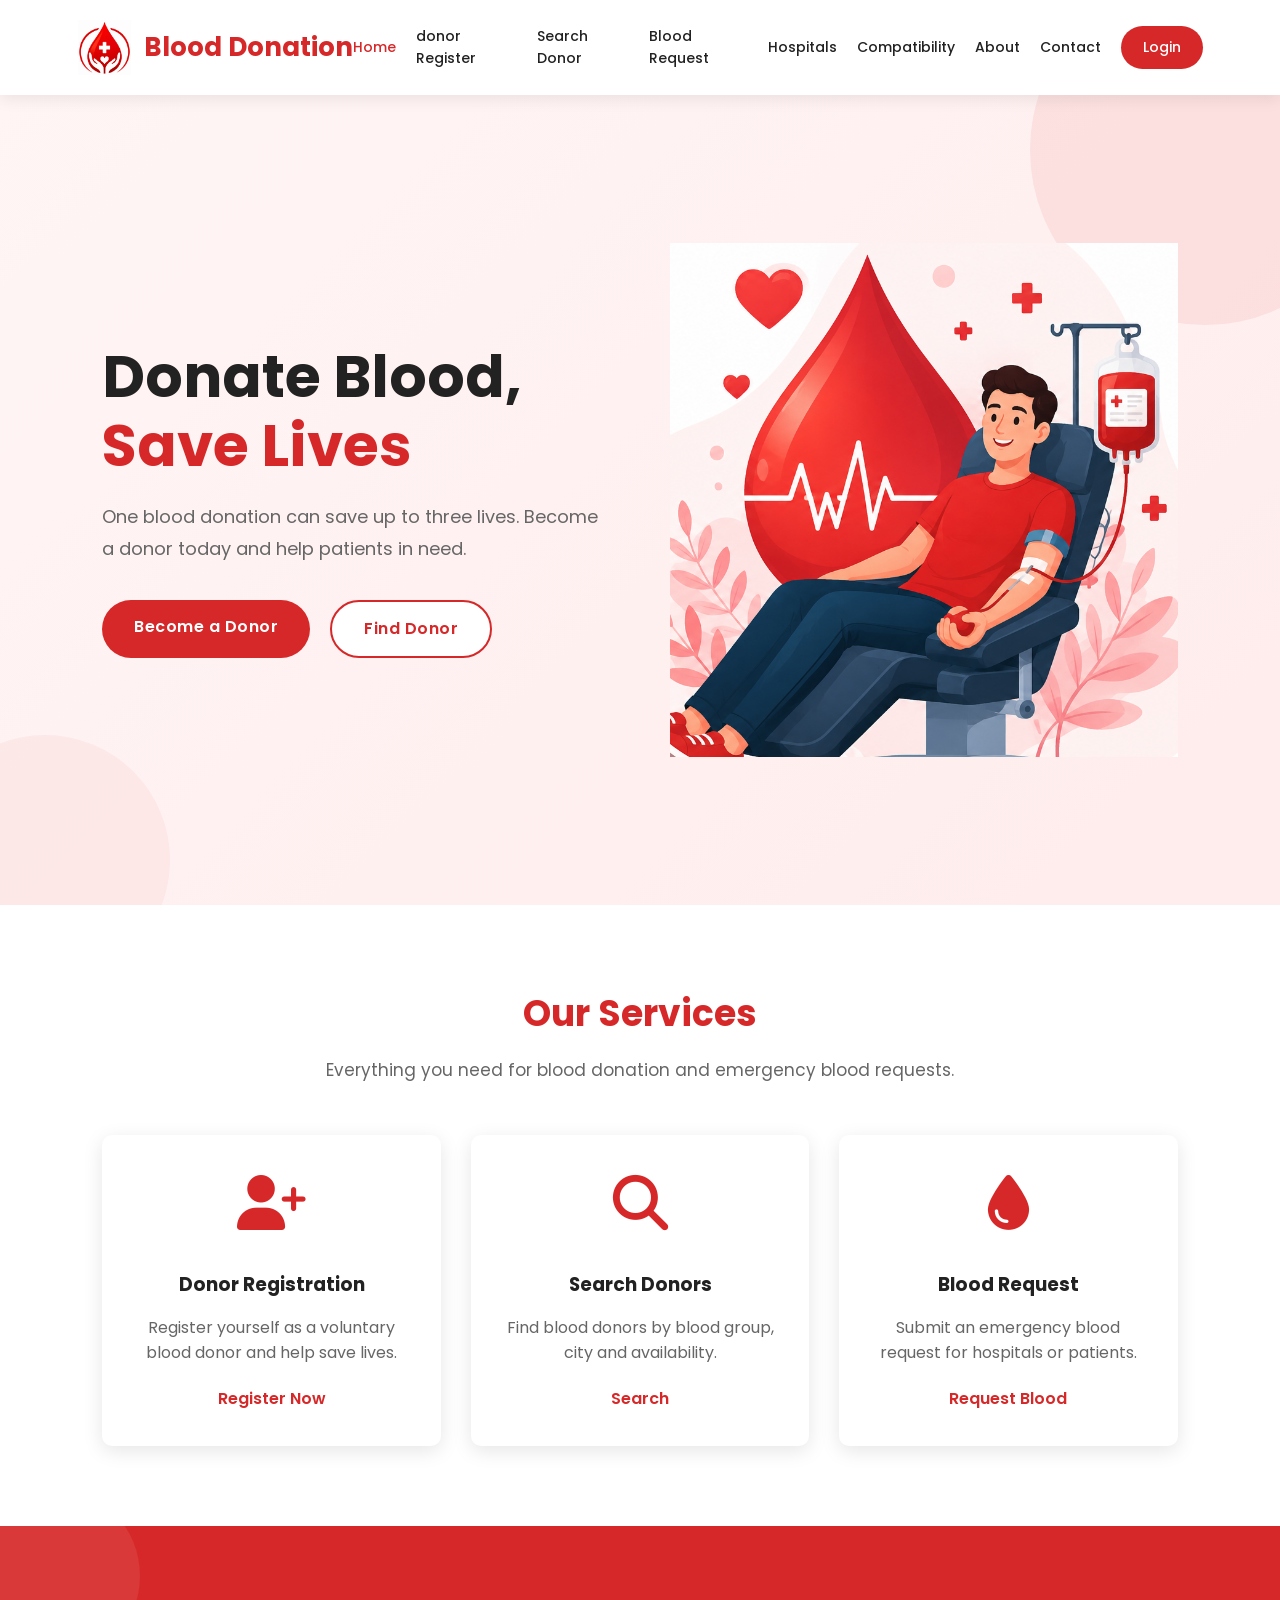
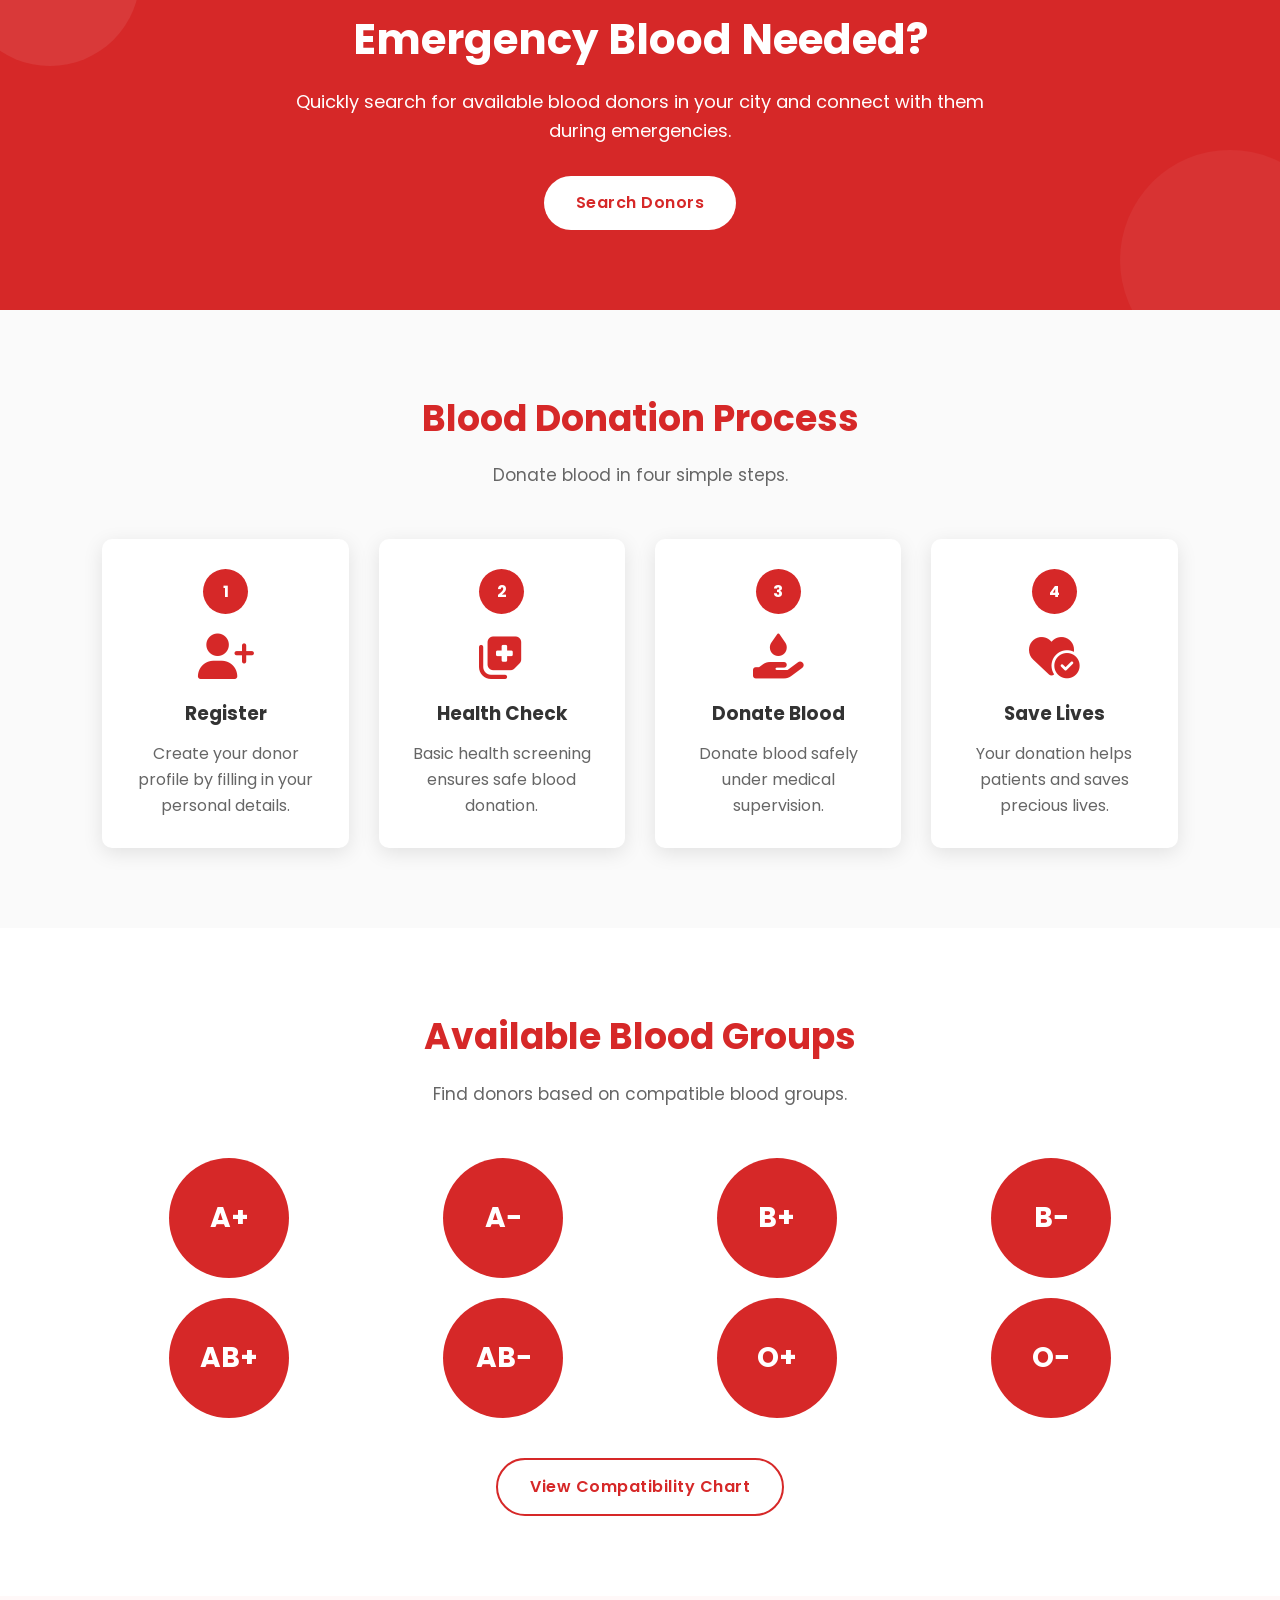
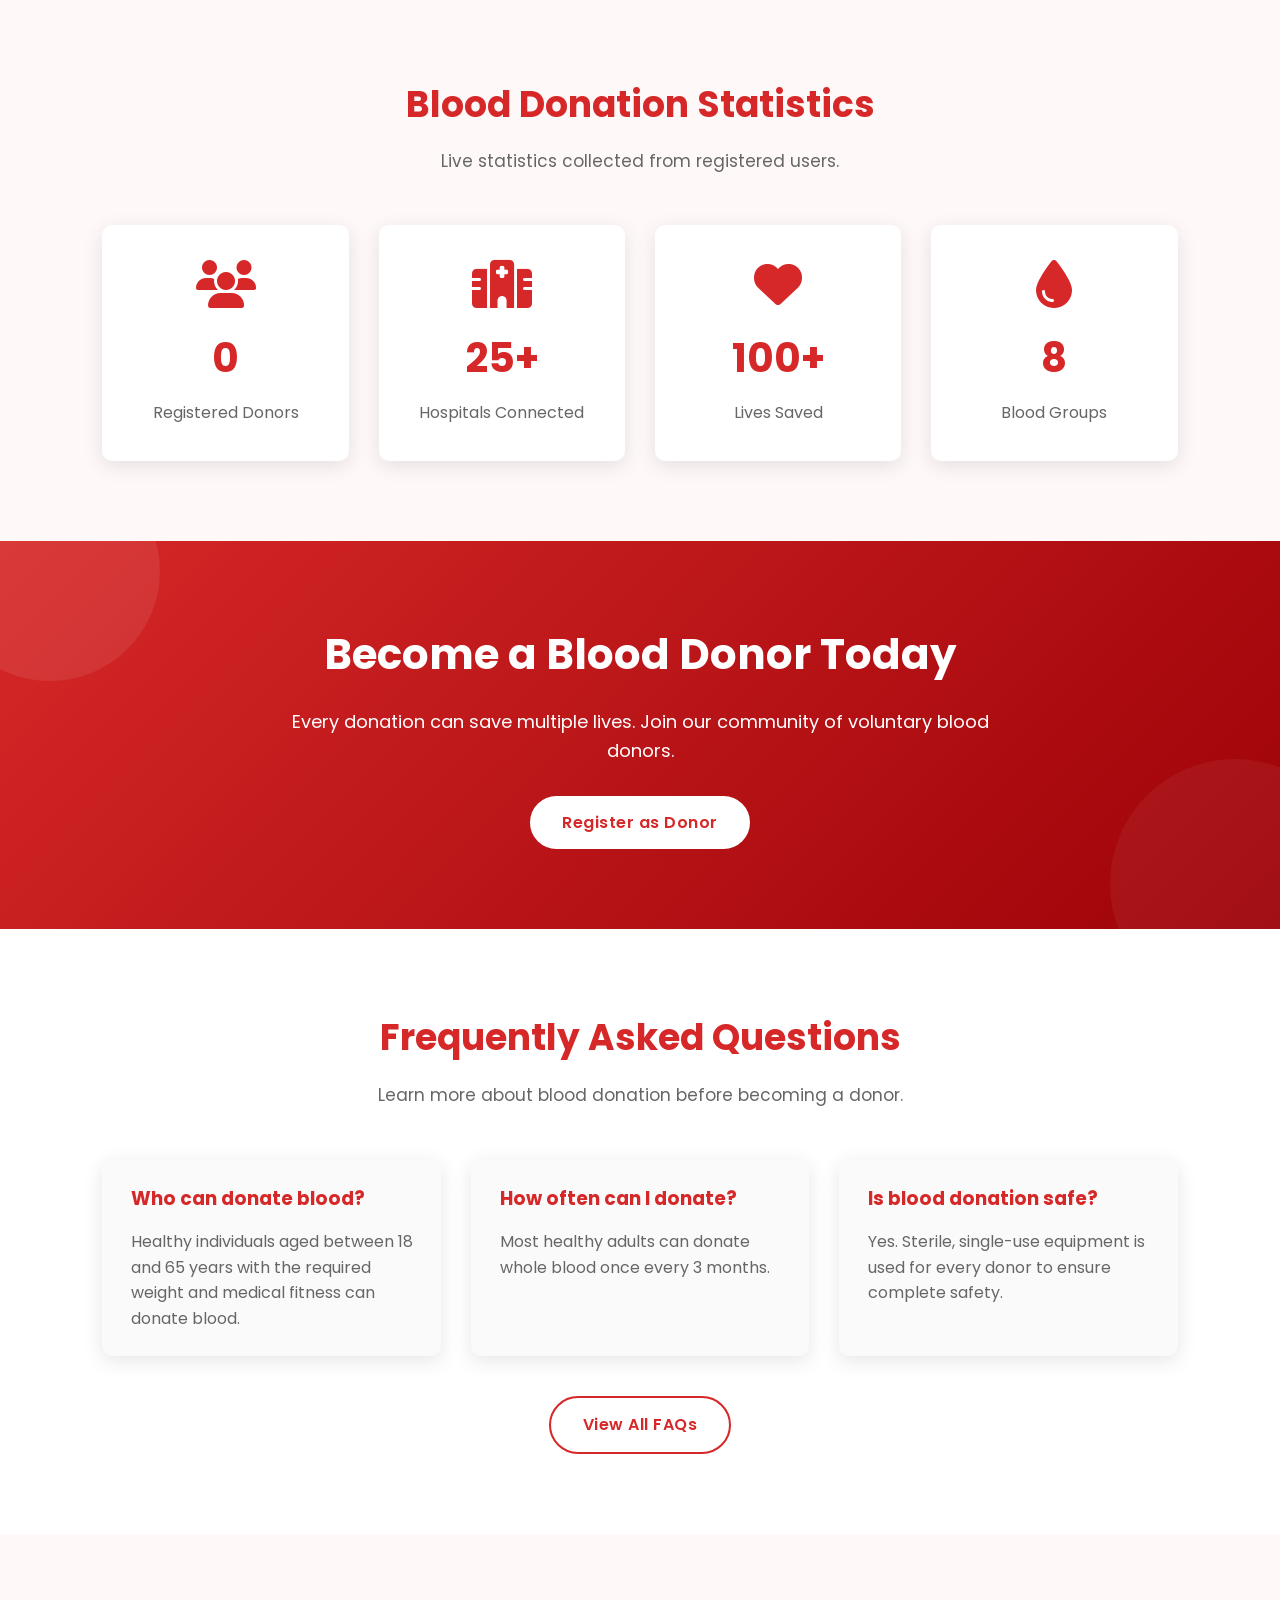
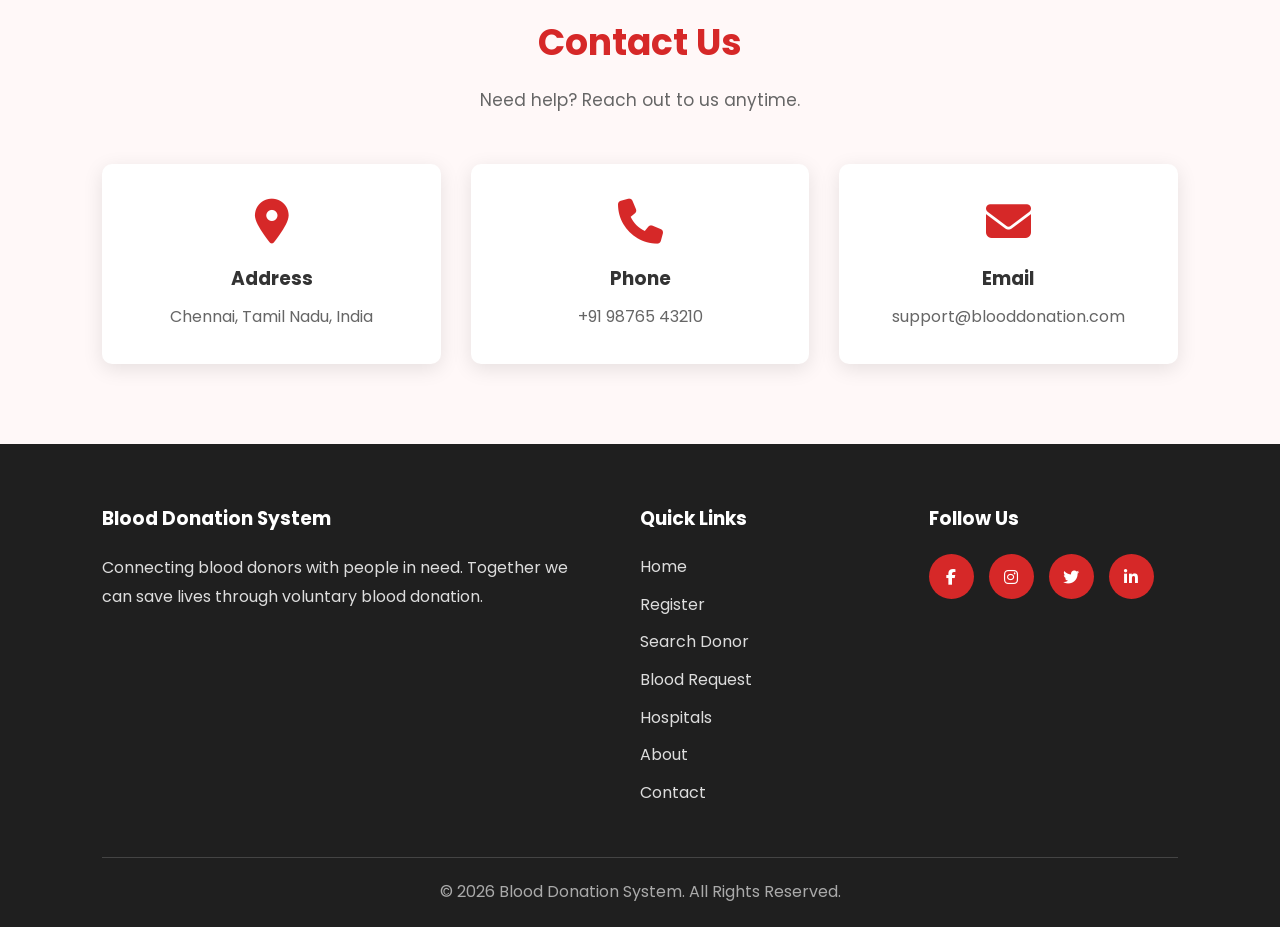
<file: index.html>
<!DOCTYPE html>
<html lang="en">
<head>
    <meta charset="UTF-8">
    <meta name="viewport" content="width=device-width, initial-scale=1.0">
    <title>Blood Donation System</title>
    <link rel="icon" type="image/png" href="images/icon.png">     
    <!-- CSS Files -->
    <link rel="stylesheet" href="css/style.css">
    <link rel="stylesheet" href="css/home.css">
    <link rel="stylesheet" href="css/animation.css">
    <link rel="stylesheet" href="css/responsive.css">

    <!-- Font Awesome -->
    <link rel="stylesheet"
        href="https://cdnjs.cloudflare.com/ajax/libs/font-awesome/6.5.2/css/all.min.css">
</head>

<body>

    <!-- ================= HEADER ================= -->

    <header class="header">

        <div class="logo">

            <img src="images/logo.png" alt="Logo">

            <h2>Blood Donation</h2>

        </div>

        <!-- Mobile Menu Icon -->

        <div class="menu-toggle">

            <i class="fa-solid fa-bars"></i>

        </div>

        <nav class="navbar">

            <ul class="nav-links">

                <li>
                    <a href="index.html" class="active">Home</a>
                </li>

                <li>
                    <a href="register.html">donor Register</a>
                </li>

                <li>
                    <a href="search.html">Search Donor</a>
                </li>

                <li>
                    <a href="request.html">Blood Request</a>
                </li>

                <li>
                    <a href="hospital.html">Hospitals</a>
                </li>

                <li>
                    <a href="compatibility.html">
                        Compatibility
                    </a>
                </li>

                <li>
                    <a href="about.html">About</a>
                </li>

                <li>
                    <a href="contact.html">Contact</a>
                </li>

                <li>
                    <a href="login.html" class="login-btn">
                        Login
                    </a>
                </li>

            </ul>

        </nav>

    </header>

    <!-- ================= HERO SECTION ================= -->

    <section class="hero">

        <div class="hero-content">

            <h1>
                Donate Blood,
                <span>Save Lives</span>
            </h1>

            <p>
                One blood donation can save up to three lives.
                Become a donor today and help patients in need.
            </p>

            <div class="hero-buttons">

                <a href="register.html" class="btn btn-primary">
                    Become a Donor
                </a>

                <a href="search.html" class="btn btn-secondary">
                    Find Donor
                </a>

            </div>

        </div>

        <div class="hero-image">

            <img src="images/hero.png"
                 alt="Blood Donation">

        </div>

    </section>

    <!-- ================= QUICK SERVICES ================= -->

    <section class="services">

        <div class="section-title">

            <h2>Our Services</h2>

            <p>
                Everything you need for blood donation and emergency blood requests.
            </p>

        </div>

        <div class="service-container">

            <!-- Card 1 -->

            <div class="service-card">

                <i class="fa-solid fa-user-plus"></i>

                <h3>Donor Registration</h3>

                <p>
                    Register yourself as a voluntary blood donor
                    and help save lives.
                </p>

                <a href="register.html">
                    Register Now
                </a>

            </div>

            <!-- Card 2 -->

            <div class="service-card">

                <i class="fa-solid fa-magnifying-glass"></i>

                <h3>Search Donors</h3>

                <p>
                    Find blood donors by blood group,
                    city and availability.
                </p>

                <a href="search.html">
                    Search
                </a>

            </div>

            <!-- Card 3 -->

            <div class="service-card">

                <i class="fa-solid fa-droplet"></i>

                <h3>Blood Request</h3>

                <p>
                    Submit an emergency blood request
                    for hospitals or patients.
                </p>

                <a href="request.html">
                    Request Blood
                </a>

            </div>

        </div>

    </section>
        <!-- ================= EMERGENCY SECTION ================= -->

    <section class="emergency">

        <div class="emergency-content">

            <h2>Emergency Blood Needed?</h2>

            <p>
                Quickly search for available blood donors in your city
                and connect with them during emergencies.
            </p>

            <a href="search.html" class="btn btn-primary">
                Search Donors
            </a>

        </div>

    </section>

    <!-- ================= DONATION PROCESS ================= -->

    <section class="process">

        <div class="section-title">

            <h2>Blood Donation Process</h2>

            <p>
                Donate blood in four simple steps.
            </p>

        </div>

        <div class="process-container">

            <div class="process-card">

                <div class="step-number">1</div>

                <i class="fa-solid fa-user-plus"></i>

                <h3>Register</h3>

                <p>
                    Create your donor profile by filling in your personal details.
                </p>

            </div>

            <div class="process-card">

                <div class="step-number">2</div>

                <i class="fa-solid fa-notes-medical"></i>

                <h3>Health Check</h3>

                <p>
                    Basic health screening ensures safe blood donation.
                </p>

            </div>

            <div class="process-card">

                <div class="step-number">3</div>

                <i class="fa-solid fa-hand-holding-droplet"></i>

                <h3>Donate Blood</h3>

                <p>
                    Donate blood safely under medical supervision.
                </p>

            </div>

            <div class="process-card">

                <div class="step-number">4</div>

                <i class="fa-solid fa-heart-circle-check"></i>

                <h3>Save Lives</h3>

                <p>
                    Your donation helps patients and saves precious lives.
                </p>

            </div>

        </div>

    </section>

    <!-- ================= BLOOD GROUPS ================= -->

    <section class="blood-groups">

        <div class="section-title">

            <h2>Available Blood Groups</h2>

            <p>
                Find donors based on compatible blood groups.
            </p>

        </div>

        <div class="blood-group-container">

            <div class="blood-card">A+</div>
            <div class="blood-card">A−</div>
            <div class="blood-card">B+</div>
            <div class="blood-card">B−</div>
            <div class="blood-card">AB+</div>
            <div class="blood-card">AB−</div>
            <div class="blood-card">O+</div>
            <div class="blood-card">O−</div>

        </div>

        <div class="compatibility-btn">

            <a href="compatibility.html" class="btn btn-secondary">
                View Compatibility Chart
            </a>

        </div>

    </section>

    <!-- ================= STATISTICS ================= -->

    <section class="statistics">

        <div class="section-title">

            <h2>Blood Donation Statistics</h2>

            <p>
                Live statistics collected from registered users.
            </p>

        </div>

        <div class="stats-container">

            <div class="stat-card">

                <i class="fa-solid fa-users"></i>

                <h3 id="donorCount">0</h3>

                <p>Registered Donors</p>

            </div>

            <div class="stat-card">

                <i class="fa-solid fa-hospital"></i>

                <h3>25+</h3>

                <p>Hospitals Connected</p>

            </div>

            <div class="stat-card">

                <i class="fa-solid fa-heart"></i>

                <h3>100+</h3>

                <p>Lives Saved</p>

            </div>

            <div class="stat-card">

                <i class="fa-solid fa-droplet"></i>

                <h3>8</h3>

                <p>Blood Groups</p>

            </div>

        </div>

    </section>

    <!-- ================= CALL TO ACTION ================= -->

    <section class="cta">

        <div class="cta-content">

            <h2>Become a Blood Donor Today</h2>

            <p>
                Every donation can save multiple lives.
                Join our community of voluntary blood donors.
            </p>

            <a href="register.html" class="btn btn-primary">
                Register as Donor
            </a>

        </div>

    </section>
        <!-- ================= FAQ PREVIEW ================= -->

    <section class="faq-preview">

        <div class="section-title">

            <h2>Frequently Asked Questions</h2>

            <p>
                Learn more about blood donation before becoming a donor.
            </p>

        </div>

        <div class="faq-container">

            <div class="faq-card">

                <h3>Who can donate blood?</h3>

                <p>
                    Healthy individuals aged between 18 and 65 years
                    with the required weight and medical fitness can
                    donate blood.
                </p>

            </div>

            <div class="faq-card">

                <h3>How often can I donate?</h3>

                <p>
                    Most healthy adults can donate whole blood once
                    every 3 months.
                </p>

            </div>

            <div class="faq-card">

                <h3>Is blood donation safe?</h3>

                <p>
                    Yes. Sterile, single-use equipment is used for
                    every donor to ensure complete safety.
                </p>

            </div>

        </div>

        <div class="faq-button">

            <a href="faq.html" class="btn btn-secondary">
                View All FAQs
            </a>

        </div>

    </section>

    <!-- ================= CONTACT SECTION ================= -->

    <section class="contact-home">

        <div class="section-title">

            <h2>Contact Us</h2>

            <p>
                Need help? Reach out to us anytime.
            </p>

        </div>

        <div class="contact-container">

            <div class="contact-box">

                <i class="fa-solid fa-location-dot"></i>

                <h3>Address</h3>

                <p>Chennai, Tamil Nadu, India</p>

            </div>

            <div class="contact-box">

                <i class="fa-solid fa-phone"></i>

                <h3>Phone</h3>

                <p>+91 98765 43210</p>

            </div>

            <div class="contact-box">

                <i class="fa-solid fa-envelope"></i>

                <h3>Email</h3>

                <p>support@blooddonation.com</p>

            </div>

        </div>

    </section>

    <!-- ================= FOOTER ================= -->

    <footer class="footer">

        <div class="footer-container">

            <div class="footer-about">

                <h3>Blood Donation System</h3>

                <p>
                    Connecting blood donors with people in need.
                    Together we can save lives through voluntary
                    blood donation.
                </p>

            </div>

            <div class="footer-links">

                <h3>Quick Links</h3>

                <ul>

                    <li><a href="index.html">Home</a></li>

                    <li><a href="register.html">Register</a></li>

                    <li><a href="search.html">Search Donor</a></li>

                    <li><a href="request.html">Blood Request</a></li>

                    <li><a href="hospital.html">Hospitals</a></li>

                    <li><a href="about.html">About</a></li>

                    <li><a href="contact.html">Contact</a></li>

                </ul>

            </div>

            <div class="footer-social">

                <h3>Follow Us</h3>

                <div class="social-icons">

                    <a href="#">
                        <i class="fab fa-facebook-f"></i>
                    </a>

                    <a href="#">
                        <i class="fab fa-instagram"></i>
                    </a>

                    <a href="#">
                        <i class="fab fa-twitter"></i>
                    </a>

                    <a href="#">
                        <i class="fab fa-linkedin-in"></i>
                    </a>

                </div>

            </div>

        </div>

        <hr>

        <p class="copyright">

            © 2026 Blood Donation System.
            All Rights Reserved.

        </p>

    </footer>

    <!-- ================= JAVASCRIPT ================= -->

    <script src="js/app.js"></script>

    <script src="js/darkmode.js"></script>

</body>
</html>
</file>
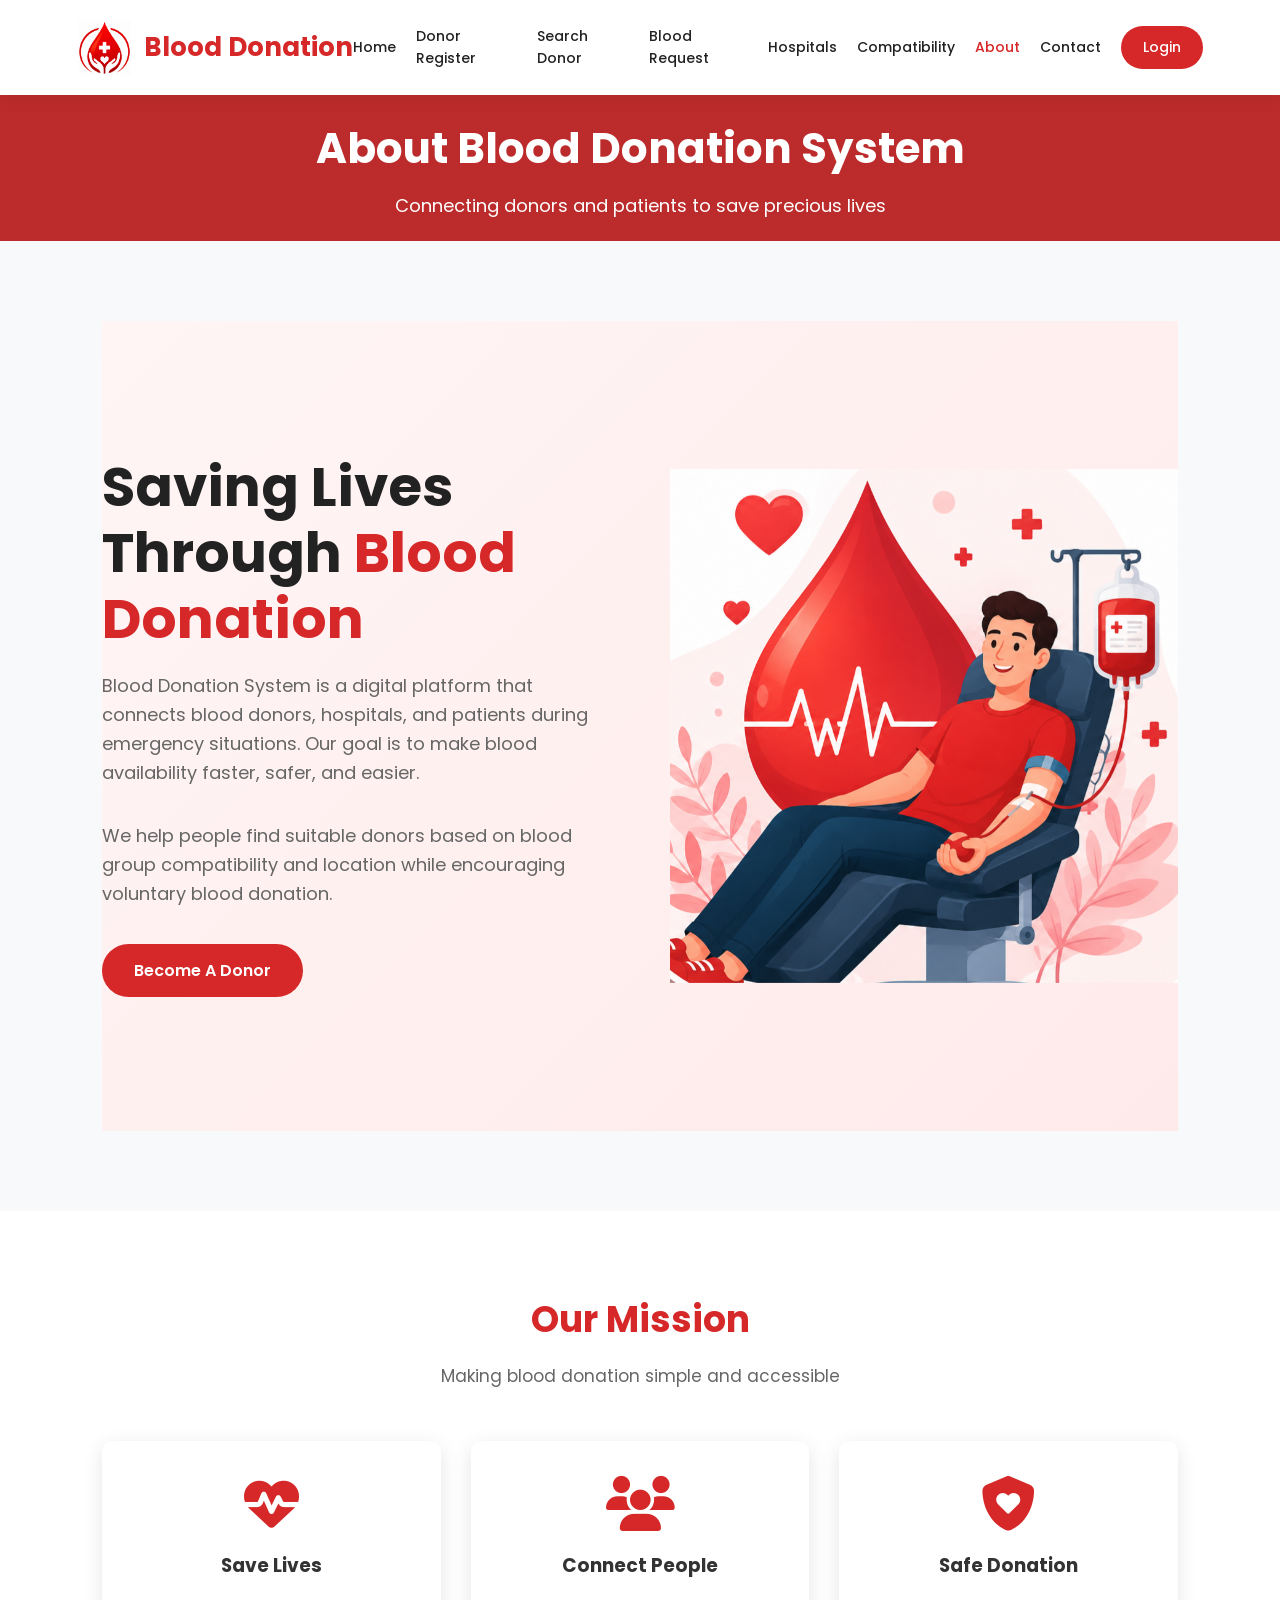
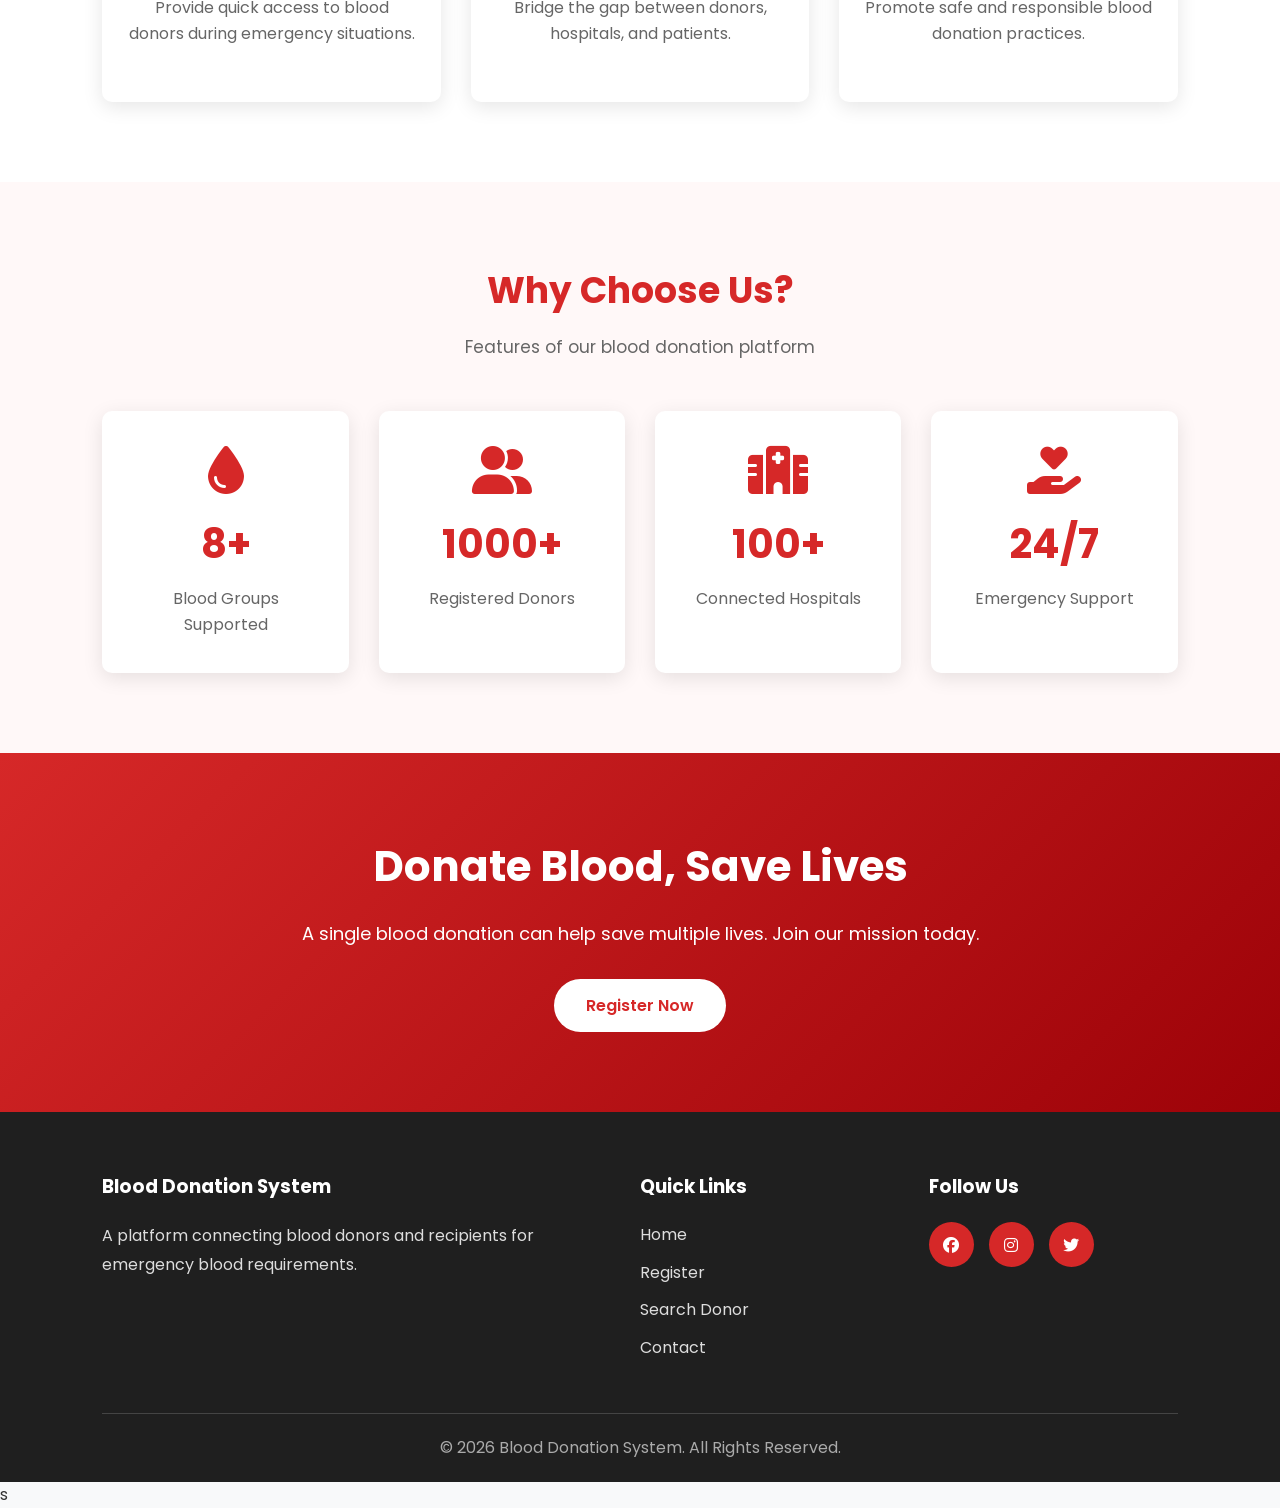
<file: about.html>
<!DOCTYPE html>
<html lang="en">

<head>

<meta charset="UTF-8">
<meta name="viewport" content="width=device-width, initial-scale=1.0">

<title>About Us | Blood Donation System</title>

<link rel="icon" type="image/png" href="images/icon.png">     
<!-- CSS -->

<link rel="stylesheet" href="css/style.css">

<link rel="stylesheet" href="css/forms.css">

<link rel="stylesheet" href="css/animation.css">

<link rel="stylesheet" href="css/responsive.css">


<!-- Font Awesome -->

<link rel="stylesheet"
href="https://cdnjs.cloudflare.com/ajax/libs/font-awesome/6.5.0/css/all.min.css">


</head>


<body>



<!-- ================= HEADER ================= -->

<header class="header">

    <div class="logo">

        <img src="images/logo.png" alt="Logo">

        <h2>Blood Donation</h2>

    </div>

    <nav class="navbar">

        <ul>

            <li><a href="index.html">Home</a></li>

            <li><a href="register.html">Donor Register</a></li>

            <li><a href="search.html">Search Donor</a></li>

            <li><a href="request.html">Blood Request</a></li>

            <li><a href="hospital.html">Hospitals</a></li>

            <li><a href="compatibility.html">Compatibility</a></li>

            <li><a href="about.html" class="active">About</a></li>

            <li><a href="contact.html">Contact</a></li>

            <li>

                <a href="login.html"
                   class="login-btn">

                    Login

                </a>

            </li>

        </ul>

    </nav>

    <div class="menu-toggle">

        <i class="fa-solid fa-bars"></i>

    </div>

</header>


<!-- PAGE BANNER -->


<section class="page-banner">


<h1>
About Blood Donation System
</h1>


<p>
Connecting donors and patients to save precious lives
</p>


</section>







<!-- ABOUT INTRO -->


<section>


<div class="container">


<div class="hero">



<div class="hero-content slide-left">


<h1>

Saving Lives Through

<span>
Blood Donation
</span>

</h1>



<p>

Blood Donation System is a digital platform that connects
blood donors, hospitals, and patients during emergency
situations. Our goal is to make blood availability faster,
safer, and easier.

</p>



<p>

We help people find suitable donors based on blood group
compatibility and location while encouraging voluntary
blood donation.

</p>



<a href="register.html" class="btn btn-primary">

Become A Donor

</a>



</div>




<div class="hero-image slide-right">


<img src="images/hero.png"
alt="Blood Donation">


</div>



</div>


</div>


</section>







<!-- MISSION SECTION -->


<section class="services">


<div class="container">


<div class="section-title">


<h2>
Our Mission
</h2>


<p>
Making blood donation simple and accessible
</p>


</div>





<div class="service-container">



<div class="service-card">


<i class="fa-solid fa-heart-pulse"></i>


<h3>
Save Lives
</h3>


<p>

Provide quick access to blood donors during emergency
situations.

</p>


</div>





<div class="service-card">


<i class="fa-solid fa-users"></i>


<h3>
Connect People
</h3>


<p>

Bridge the gap between donors, hospitals, and patients.

</p>


</div>





<div class="service-card">


<i class="fa-solid fa-shield-heart"></i>


<h3>
Safe Donation
</h3>


<p>

Promote safe and responsible blood donation practices.

</p>


</div>




</div>


</div>


</section>







<!-- WHY CHOOSE US -->


<section class="statistics">


<div class="container">


<div class="section-title">


<h2>
Why Choose Us?
</h2>


<p>
Features of our blood donation platform
</p>


</div>




<div class="stats-container">



<div class="stat-card">


<i class="fa-solid fa-droplet"></i>


<h3>
8+
</h3>


<p>
Blood Groups Supported
</p>


</div>





<div class="stat-card">


<i class="fa-solid fa-user-group"></i>


<h3>
1000+
</h3>


<p>
Registered Donors
</p>


</div>





<div class="stat-card">


<i class="fa-solid fa-hospital"></i>


<h3>
100+
</h3>


<p>
Connected Hospitals
</p>


</div>





<div class="stat-card">


<i class="fa-solid fa-hand-holding-heart"></i>


<h3>
24/7
</h3>


<p>
Emergency Support
</p>


</div>




</div>


</div>


</section>







<!-- CTA -->


<section class="cta">


<h2>
Donate Blood, Save Lives
</h2>


<p>

A single blood donation can help save multiple lives.
Join our mission today.

</p>


<a href="register.html"
class="btn btn-primary">

Register Now

</a>


</section>







<!-- FOOTER -->


<footer class="footer">


<div class="footer-container">


<div>


<h3>
Blood Donation System
</h3>


<p>

A platform connecting blood donors and recipients
for emergency blood requirements.

</p>


</div>





<div class="footer-links">


<h3>
Quick Links
</h3>


<ul>


<li>
<a href="index.html">
Home
</a>
</li>


<li>
<a href="register.html">
Register
</a>
</li>


<li>
<a href="search.html">
Search Donor
</a>
</li>


<li>
<a href="contact.html">
Contact
</a>
</li>


</ul>


</div>





<div>


<h3>
Follow Us
</h3>


<div class="social-icons">


<a href="#">
<i class="fab fa-facebook"></i>
</a>


<a href="#">
<i class="fab fa-instagram"></i>
</a>


<a href="#">
<i class="fab fa-twitter"></i>
</a>


</div>


</div>



</div>



<hr>



<div class="copyright">


<p>

© <span id="year"></span>
Blood Donation System.
All Rights Reserved.

</p>


</div>


</footer>







<script src="js/app.js"></script>


</body>

</html>s
</file>
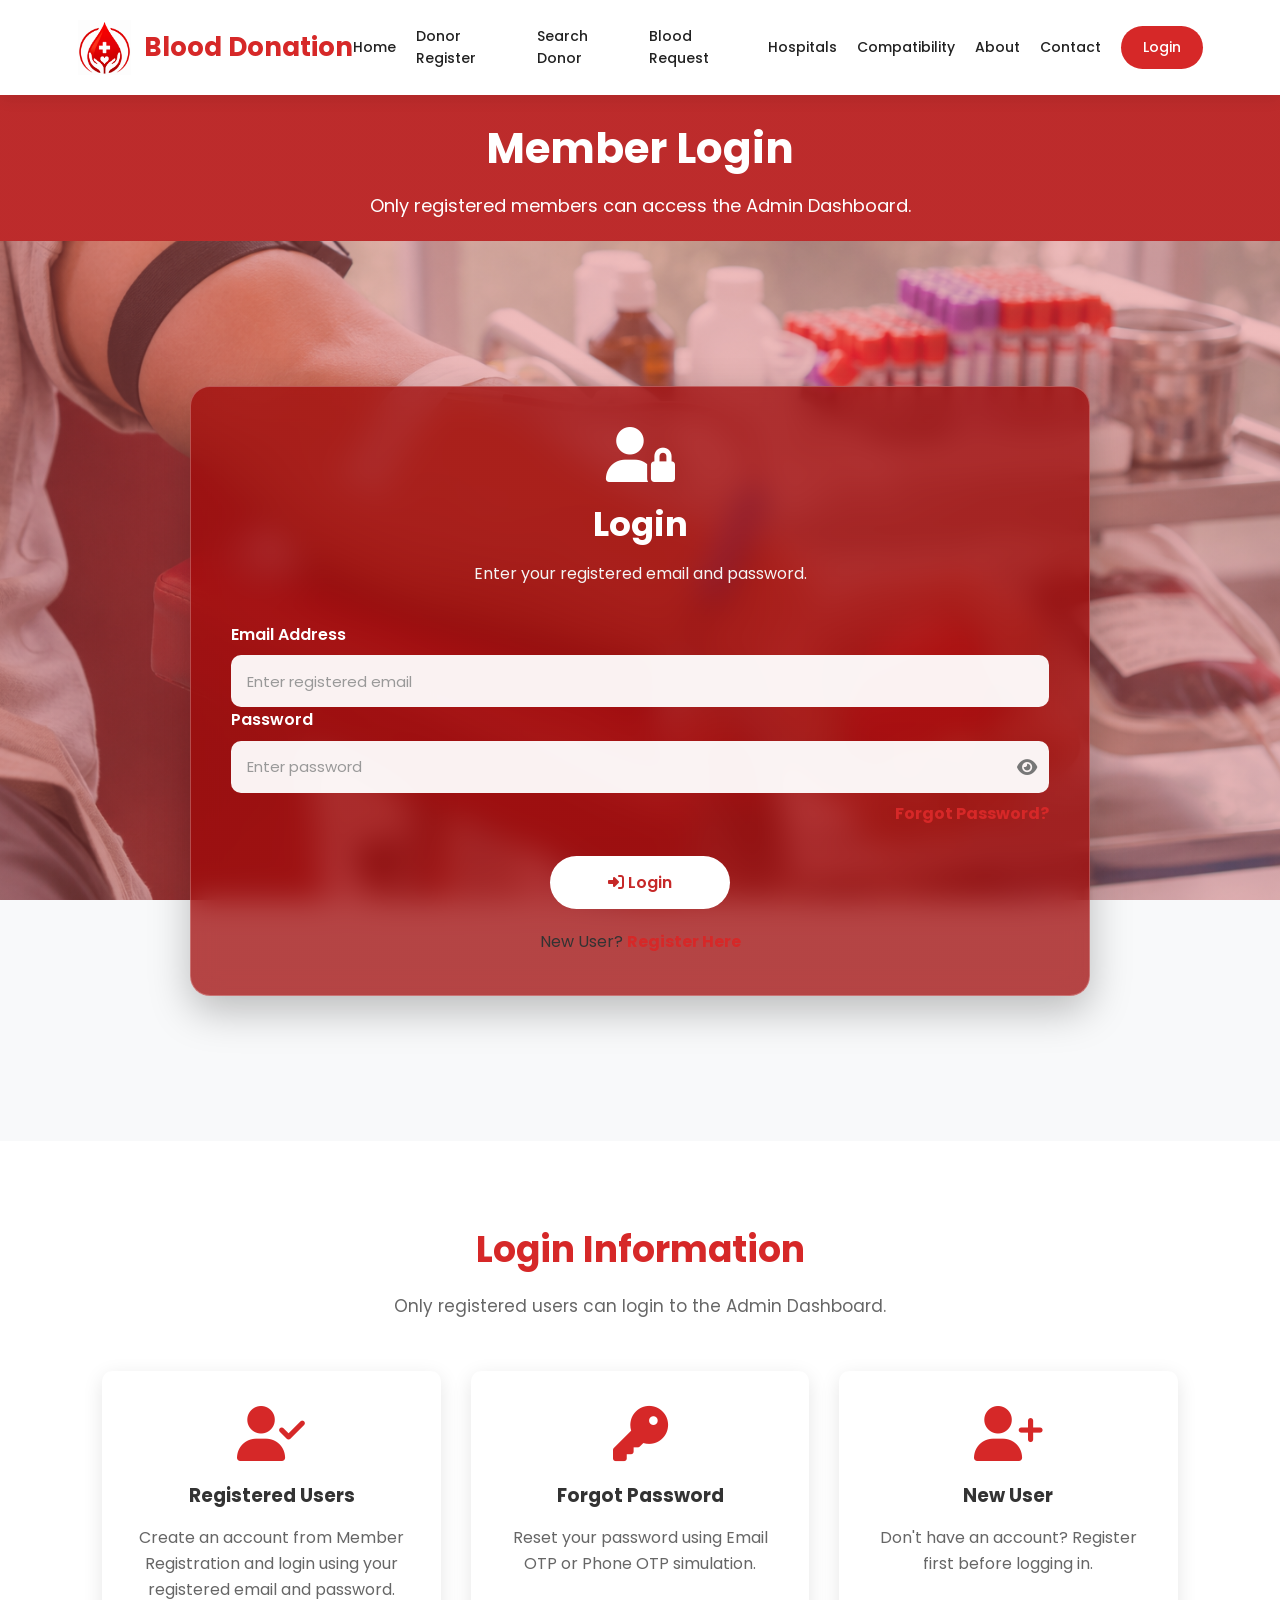
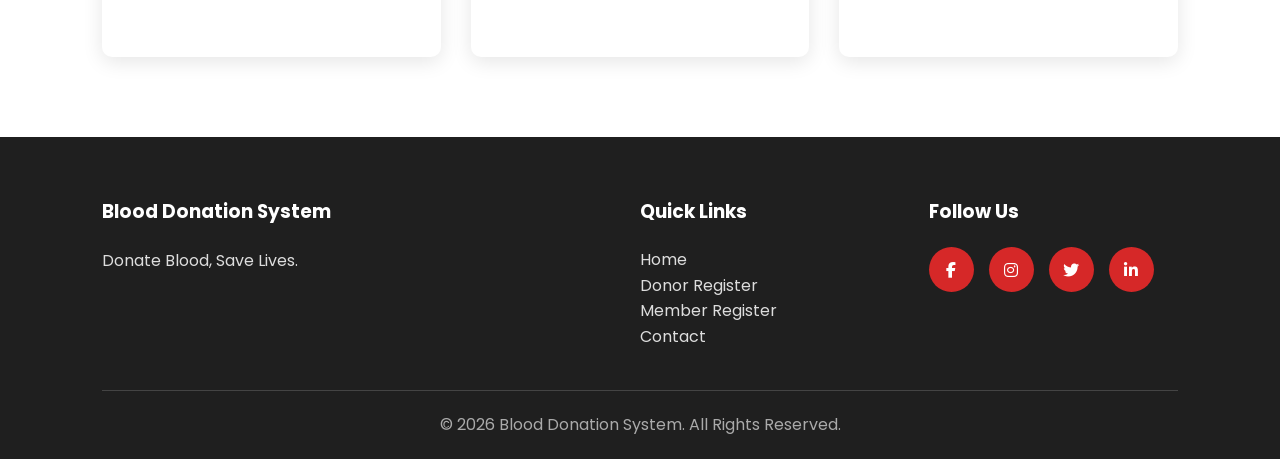
<file: admin.html>
<!DOCTYPE html>
<html lang="en">

<head>

<meta charset="UTF-8">
<meta name="viewport" content="width=device-width, initial-scale=1.0">

<title>Admin Dashboard | Blood Donation System</title>
<link rel="icon" type="image/png" href="images/icon.png">     
<!-- CSS -->

<link rel="stylesheet" href="css/style.css">
<link rel="stylesheet" href="css/admin.css">
<link rel="stylesheet" href="css/animation.css">
<link rel="stylesheet" href="css/responsive.css">

<!-- Font Awesome -->

<link rel="stylesheet"
href="https://cdnjs.cloudflare.com/ajax/libs/font-awesome/6.5.2/css/all.min.css">

</head>

<body>

<!-- ================= ADMIN HEADER ================= -->

<header class="admin-header">

<div class="logo">

<img src="images/logo.png" alt="Logo">

<h2>

Blood Donation 

</h2>

</div>

<div class="admin-actions">

<button id="darkBtn" class="icon-btn">

<i class="fa-solid fa-moon"></i>

</button>

<button id="logoutBtn" class="btn btn-secondary">

<i class="fa-solid fa-right-from-bracket"></i>

Logout

</button>

</div>

</header>

<!-- ================= PAGE BANNER ================= -->

<section class="page-banner">

<h1>

Admin Dashboard

</h1>

<p>

Manage Registered Members, Blood Donors,
Blood Requests and Contact Messages

</p>

</section>

<!-- ================= DASHBOARD ================= -->

<section class="admin-dashboard">

<div class="section-title">

<h2>

Dashboard Overview

</h2>

<p>

Monitor all Blood Donation System activities.

</p>

</div>

<!-- ================= DASHBOARD CARDS ================= -->

<div class="dashboard-cards">

<div class="dashboard-card">

<i class="fa-solid fa-user"></i>

<h2 id="userCount">

0

</h2>

<p>

Registered Users

</p>

</div>

<div class="dashboard-card">

<i class="fa-solid fa-users"></i>

<h2 id="donorCount">

0

</h2>

<p>

Blood Donors

</p>

</div>

<div class="dashboard-card">

<i class="fa-solid fa-droplet"></i>

<h2 id="requestCount">

0

</h2>

<p>

Blood Requests

</p>

</div>

<div class="dashboard-card">

<i class="fa-solid fa-envelope"></i>

<h2 id="messageCount">

0

</h2>

<p>

Contact Messages

</p>

</div>

</div>

<!-- ================= REGISTERED USERS ================= -->

<div class="admin-box">

<div class="box-header">

<h2>

Registered Users

</h2>

<input
type="text"
id="searchUser"
placeholder="Search Registered User">

</div>

<div class="table-responsive">

<table class="admin-table">

<thead>

<tr>

<th>#</th>

<th>Full Name</th>

<th>Email</th>

<th>Phone</th>

<th>Date of Birth</th>

<th>Status</th>

<th>Action</th>

</tr>

</thead>

<tbody id="userTable">

<!-- Loaded from admin.js -->

</tbody>

</table>

</div>

</div>

<!-- ================= REGISTERED BLOOD DONORS ================= -->

<div class="admin-box">

<div class="box-header">

<h2>

Registered Blood Donors

</h2>

<input
type="text"
id="searchDonor"
placeholder="Search Blood Donor">

</div>

<div class="table-responsive">

<table class="admin-table">

<thead>

<tr>

<th>#</th>

<th>Name</th>

<th>Blood Group</th>

<th>Phone</th>

<th>Email</th>

<th>City</th>

<th>Action</th>

</tr>

</thead>

<tbody id="donorTable">

<!-- Loaded by admin.js -->

</tbody>

</table>

</div>

</div>
<!-- ================= BLOOD REQUESTS ================= -->

<div class="admin-box">

<div class="box-header">

<h2>

Blood Requests

</h2>

<input
type="text"
id="searchRequest"
placeholder="Search Patient Name">

</div>

<div class="table-responsive">

<table class="admin-table">

<thead>

<tr>

<th>#</th>

<th>Patient Name</th>

<th>Blood Group</th>

<th>Hospital</th>

<th>City</th>

<th>Priority</th>

<th>Action</th>

</tr>

</thead>

<tbody id="requestTable">

<!-- Loaded from admin.js -->

</tbody>

</table>

</div>

</div>

<!-- ================= CONTACT MESSAGES ================= -->

<div class="admin-box">

<div class="box-header">

<h2>

Contact Messages

</h2>

<input
type="text"
id="searchMessage"
placeholder="Search Contact">

</div>

<div class="table-responsive">

<table class="admin-table">

<thead>

<tr>

<th>#</th>

<th>Name</th>

<th>Email</th>

<th>Subject</th>

<th>Message</th>

<th>Action</th>

</tr>

</thead>

<tbody id="messageTable">

<!-- Loaded from admin.js -->

</tbody>

</table>

</div>

</div>

</section>

<!-- ================= FOOTER ================= -->

<footer class="footer">

<div class="footer-container">

<div>

<h3>

Blood Donation System

</h3>

<p>

Admin Dashboard for managing users,
blood donors, requests and contact messages.

</p>

</div>

<div>

<h3>

Quick Links

</h3>

<ul>

<li>

<a href="register.html">

Donor Registration

</a>

</li>

<li>

<a href="request.html">

Blood Request

</a>

</li>

<li>

<a href="contact.html">

Contact

</a>

</li>

<li>

<a href="index.html">

Home

</a>

</li>

</ul>

</div>

<div>

<h3>

Administrator

</h3>

<p>

Only logged-in administrators
can access this dashboard.

</p>

</div>

</div>

<hr>

<p class="copyright">

© 2026 Blood Donation System.
All Rights Reserved.

</p>

</footer>

<!-- ================= JAVASCRIPT ================= -->

<script src="js/app.js"></script>

<script src="js/admin.js"></script>

<script src="js/darkmode.js"></script>

</body>

</html>
</file>
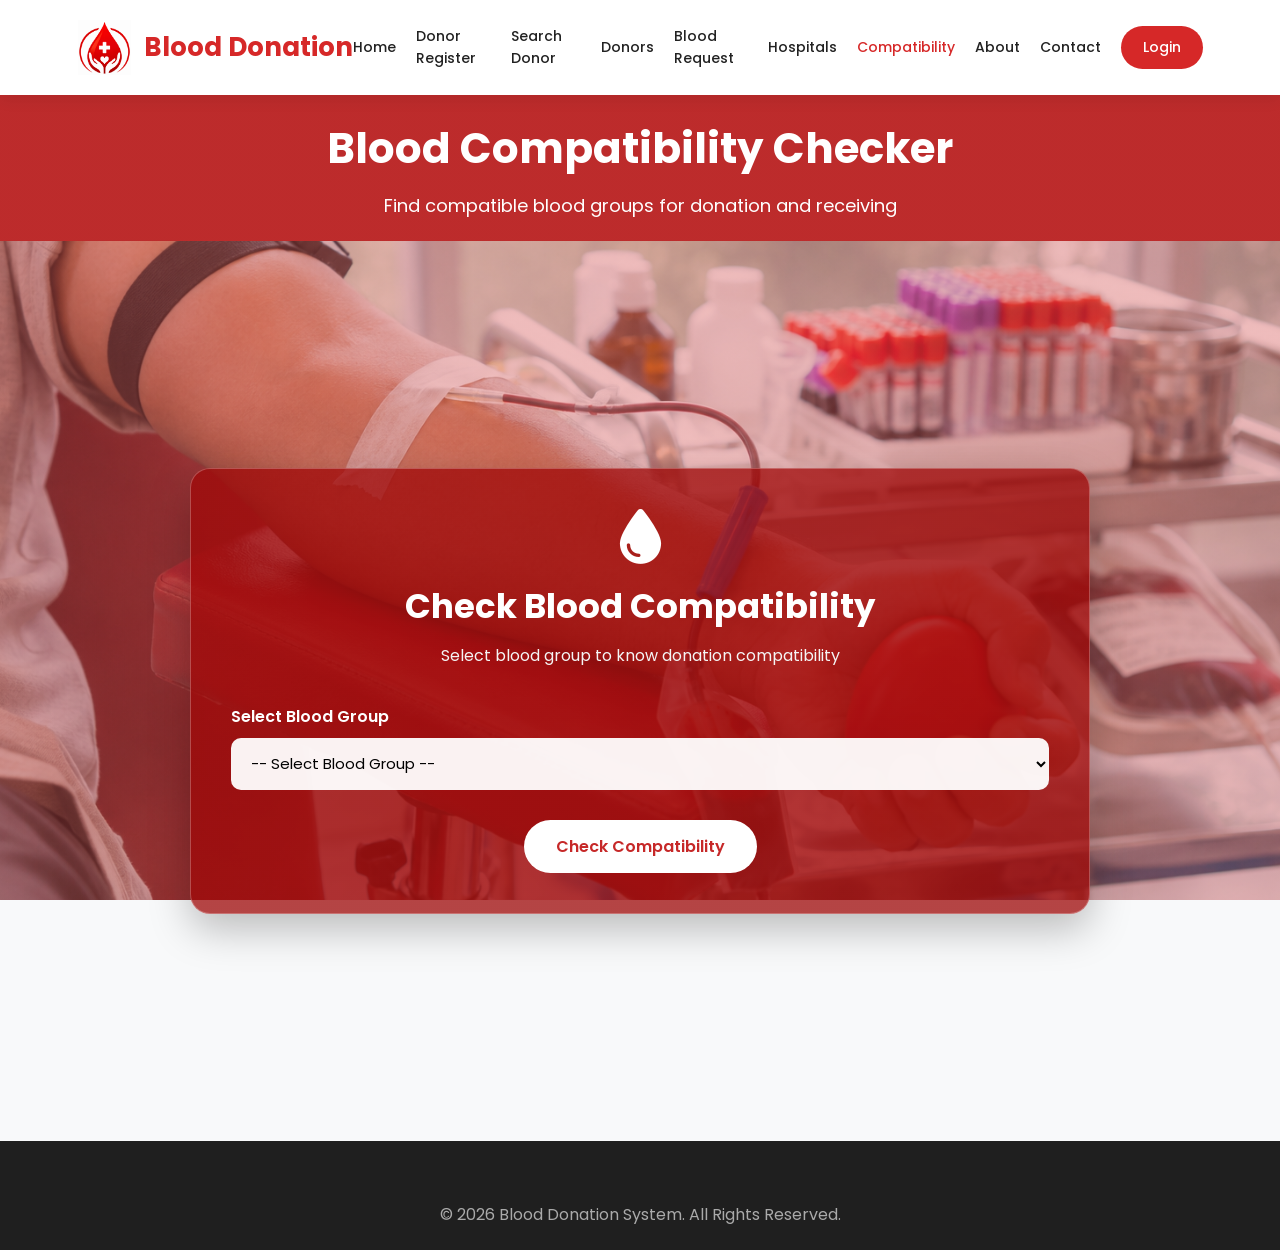
<file: compatibility.html>
<!DOCTYPE html>
<html lang="en">

<head>

<meta charset="UTF-8">
<meta name="viewport" content="width=device-width, initial-scale=1.0">

<title>Blood Compatibility Checker | Blood Donation System</title>
<link rel="icon" type="image/png" href="images/icon.png">     
<!-- CSS -->

<link rel="stylesheet" href="css/style.css">

<link rel="stylesheet" href="css/forms.css">

<link rel="stylesheet" href="css/animation.css">

<link rel="stylesheet" href="css/responsive.css">


<!-- Font Awesome -->

<link rel="stylesheet" 
href="https://cdnjs.cloudflare.com/ajax/libs/font-awesome/6.5.0/css/all.min.css">


</head>


<body>


<!-- ================= HEADER ================= -->

<header class="header">

    <div class="logo">

        <img src="images/logo.png" alt="Logo">

        <h2>Blood Donation</h2>

    </div>

    <nav class="navbar">

        <ul>

            <li><a href="index.html">Home</a></li>

            <li><a href="register.html">Donor Register</a></li>

            <li><a href="search.html">Search Donor</a></li>

            <li><a href="donors.html">Donors</a></li>

            <li><a href="request.html">Blood Request</a></li>

            <li>

                <a href="hospital.html" >

                    Hospitals

                </a>

            </li>

            <li><a href="compatibility.html" class="active">Compatibility</a></li>

            <li><a href="about.html">About</a></li>

            <li><a href="contact.html">Contact</a></li>

            <li>

                <a href="login.html"
                   class="login-btn">

                    Login

                </a>

            </li>

        </ul>

    </nav>

    <div class="menu-toggle">

        <i class="fa-solid fa-bars"></i>

    </div>

</header>

<!-- PAGE BANNER -->


<section class="page-banner">


<h1>
Blood Compatibility Checker
</h1>


<p>
Find compatible blood groups for donation and receiving
</p>


</section>





<!-- COMPATIBILITY SECTION -->


<section class="register-section">


<div class="form-container scale-up">


<div class="form-box">



<div class="form-header">


<i class="fa-solid fa-droplet"></i>


<h2>
Check Blood Compatibility
</h2>


<p>
Select blood group to know donation compatibility
</p>


</div>




<div class="form-group">


<label>
Select Blood Group
</label>


<select id="bloodGroup">


<option value="">
-- Select Blood Group --
</option>


<option value="A+">
A+
</option>


<option value="A-">
A-
</option>


<option value="B+">
B+
</option>


<option value="B-">
B-
</option>


<option value="AB+">
AB+
</option>


<option value="AB-">
AB-
</option>


<option value="O+">
O+
</option>


<option value="O-">
O-
</option>


</select>


</div>




<div class="button-group">


<button 
class="btn btn-primary"
onclick="checkCompatibility()">

Check Compatibility

</button>


</div>

<div id="resultCard"
         class="compatibility-result">

        <!-- RESULT HEADER -->

        <div class="compatibility-result-header">

            <i class="fa-solid fa-circle-check"></i>

            <div>

                <h3>
                    Compatibility Result
                </h3>

                <p>
                    Blood compatibility information
                </p>

            </div>

        </div>


        <!-- SELECTED BLOOD GROUP -->

        <div class="result-blood-group">

            <span>
                Selected Blood Group
            </span>

            <strong id="resultGroup">
                -
            </strong>

        </div>


        <!-- DONATE -->

        <div class="compatibility-row">

            <div class="compatibility-icon">

                <i class="fa-solid fa-hand-holding-droplet"></i>

            </div>

            <div>

                <h4>
                    Can Donate To
                </h4>

                <p id="donateTo">
                    -
                </p>

            </div>

        </div>


        <!-- RECEIVE -->

        <div class="compatibility-row">

            <div class="compatibility-icon">

                <i class="fa-solid fa-heart"></i>

            </div>

            <div>

                <h4>
                    Can Receive From
                </h4>

                <p id="receiveFrom">
                    -
                </p>

            </div>

        </div>


</div>


</div>


</section>

<!-- FOOTER -->


<footer class="footer">


<div class="copyright">

<p>

© <span id="year"></span>
Blood Donation System.
All Rights Reserved.

</p>


</div>


</footer>




<!-- JS -->


<script src="js/app.js"></script>

<script src="js/compatibility.js"></script>



</body>

</html>
</file>
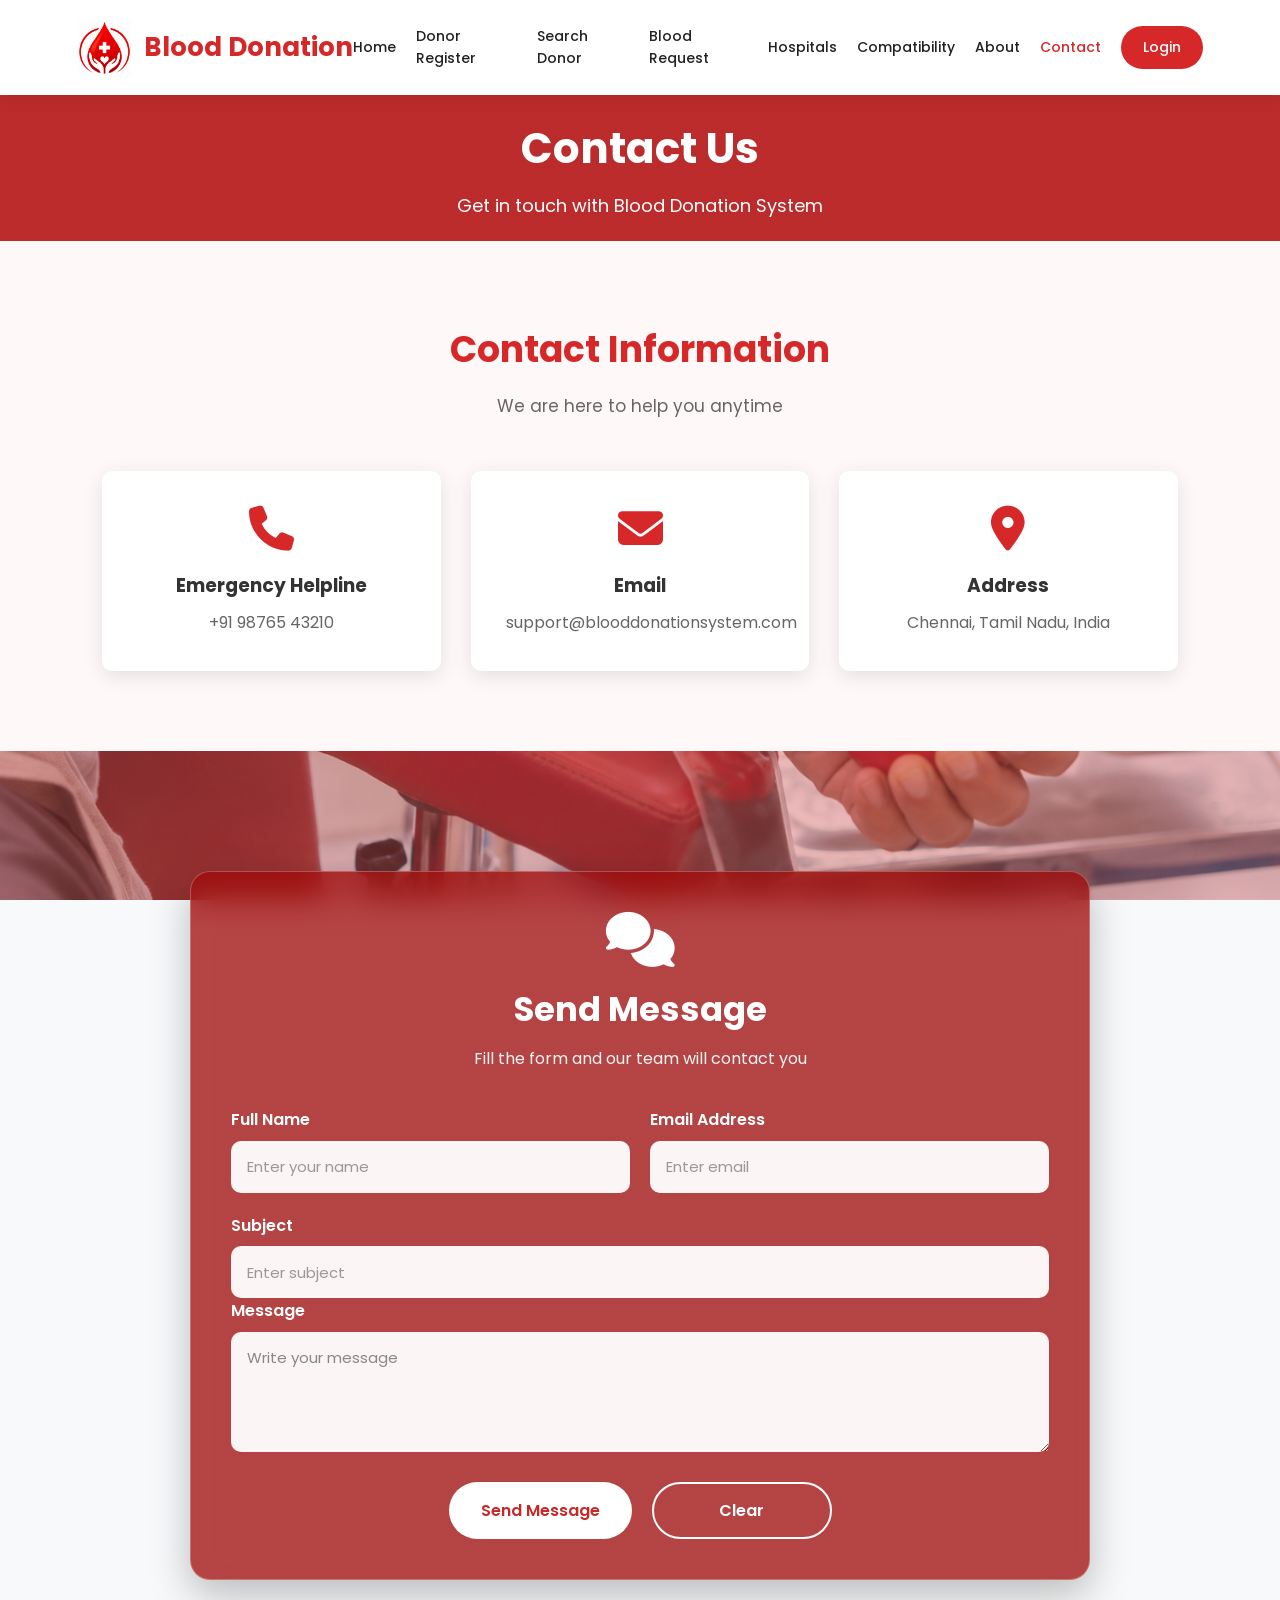
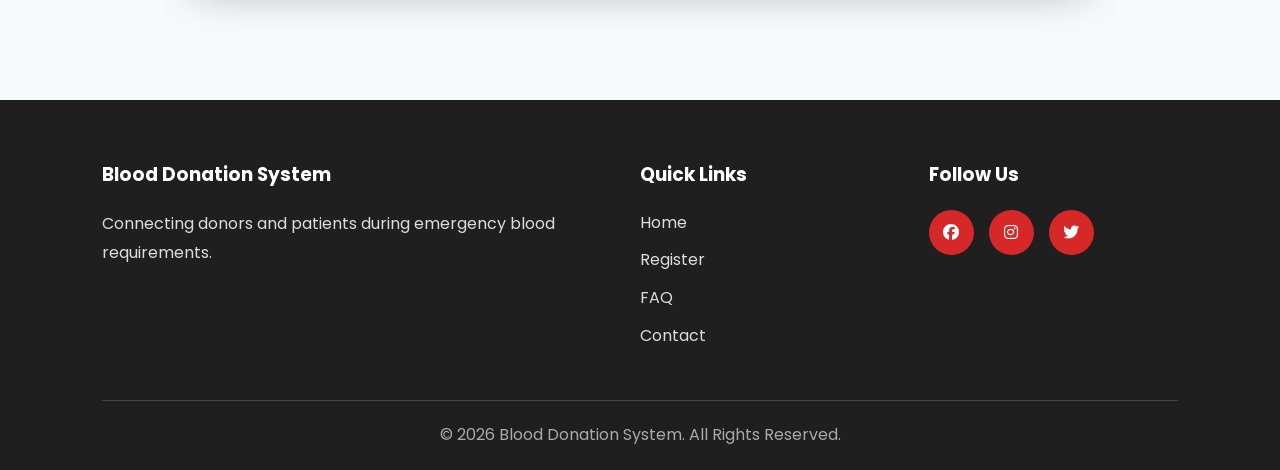
<file: contact.html>
<!DOCTYPE html>
<html lang="en">

<head>

<meta charset="UTF-8">
<meta name="viewport" content="width=device-width, initial-scale=1.0">

<title>Contact Us | Blood Donation System</title>
<link rel="icon" type="image/png" href="images/icon.png">     

<!-- CSS -->

<link rel="stylesheet" href="css/style.css">

<link rel="stylesheet" href="css/forms.css">

<link rel="stylesheet" href="css/animation.css">

<link rel="stylesheet" href="css/responsive.css">


<!-- Font Awesome -->

<link rel="stylesheet"
href="https://cdnjs.cloudflare.com/ajax/libs/font-awesome/6.5.0/css/all.min.css">


</head>


<body>



<!-- ================= HEADER ================= -->

<header class="header">

    <div class="logo">

        <img src="images/logo.png" alt="Logo">

        <h2>Blood Donation</h2>

    </div>

    <nav class="navbar">

        <ul>

            <li><a href="index.html">Home</a></li>

            <li><a href="register.html">Donor Register</a></li>

            <li><a href="search.html">Search Donor</a></li>

            <li><a href="request.html">Blood Request</a></li>

            <li><a href="hospital.html">Hospitals</a></li>

            <li><a href="compatibility.html">Compatibility</a></li>

            <li><a href="about.html">About</a></li>

            <li><a href="contact.html" class="active">Contact</a></li>

            <li>

                <a href="login.html"
                   class="login-btn">

                    Login

                </a>

            </li>

        </ul>

    </nav>

    <div class="menu-toggle">

        <i class="fa-solid fa-bars"></i>

    </div>

</header>

<!-- PAGE BANNER -->


<section class="page-banner">


<h1>
Contact Us
</h1>


<p>
Get in touch with Blood Donation System
</p>


</section>







<!-- CONTACT INFORMATION -->


<section class="contact-home">


<div class="container">


<div class="section-title">


<h2>
Contact Information
</h2>


<p>
We are here to help you anytime
</p>


</div>





<div class="contact-container">



<div class="contact-box">


<i class="fa-solid fa-phone"></i>


<h3>
Emergency Helpline
</h3>


<p>
+91 98765 43210
</p>


</div>





<div class="contact-box">


<i class="fa-solid fa-envelope"></i>


<h3>
Email
</h3>


<p>
support@blooddonationsystem.com
</p>


</div>





<div class="contact-box">


<i class="fa-solid fa-location-dot"></i>


<h3>
Address
</h3>


<p>
Chennai, Tamil Nadu, India
</p>


</div>




</div>


</div>


</section>







<!-- CONTACT FORM -->


<section class="register-section">


<div class="form-container slide-up">


<div class="form-box">



<div class="form-header">


<i class="fa-solid fa-comments"></i>


<h2>
Send Message
</h2>


<p>
Fill the form and our team will contact you
</p>


</div>






<form id="contactForm">



<div class="form-row">


<div class="form-group">


<label>
Full Name
</label>


<input 
type="text"
id="name"
placeholder="Enter your name"
required>


</div>





<div class="form-group">


<label>
Email Address
</label>


<input 
type="email"
id="email"
placeholder="Enter email"
required>


</div>


</div>







<div class="form-group">


<label>
Subject
</label>


<input
type="text"
id="subject"
placeholder="Enter subject"
required>


</div>







<div class="form-group">


<label>
Message
</label>


<textarea
id="message"
placeholder="Write your message"
required></textarea>


</div>







<div class="button-group">


<button 
type="submit"
class="btn btn-primary">

Send Message

</button>


<button
type="reset"
class="btn btn-secondary">

Clear

</button>


</div>





</form>



</div>


</div>


</section>







<!-- FOOTER -->


<footer class="footer">


<div class="footer-container">


<div>

<h3>
Blood Donation System
</h3>

<p>

Connecting donors and patients during emergency
blood requirements.

</p>


</div>




<div class="footer-links">

<h3>
Quick Links
</h3>


<ul>


<li>
<a href="index.html">
Home
</a>
</li>


<li>
<a href="register.html">
Register
</a>
</li>


<li>
<a href="faq.html">
FAQ
</a>
</li>


<li>
<a href="contact.html">
Contact
</a>
</li>


</ul>


</div>





<div>

<h3>
Follow Us
</h3>


<div class="social-icons">


<a href="#">
<i class="fab fa-facebook"></i>
</a>


<a href="#">
<i class="fab fa-instagram"></i>
</a>


<a href="#">
<i class="fab fa-twitter"></i>
</a>


</div>


</div>


</div>



<hr>


<div class="copyright">


<p>

© <span id="year"></span>
Blood Donation System.
All Rights Reserved.

</p>


</div>


</footer>






<script src="js/app.js"></script>

<script src="js/contact.js"></script>


</body>

</html>
</file>
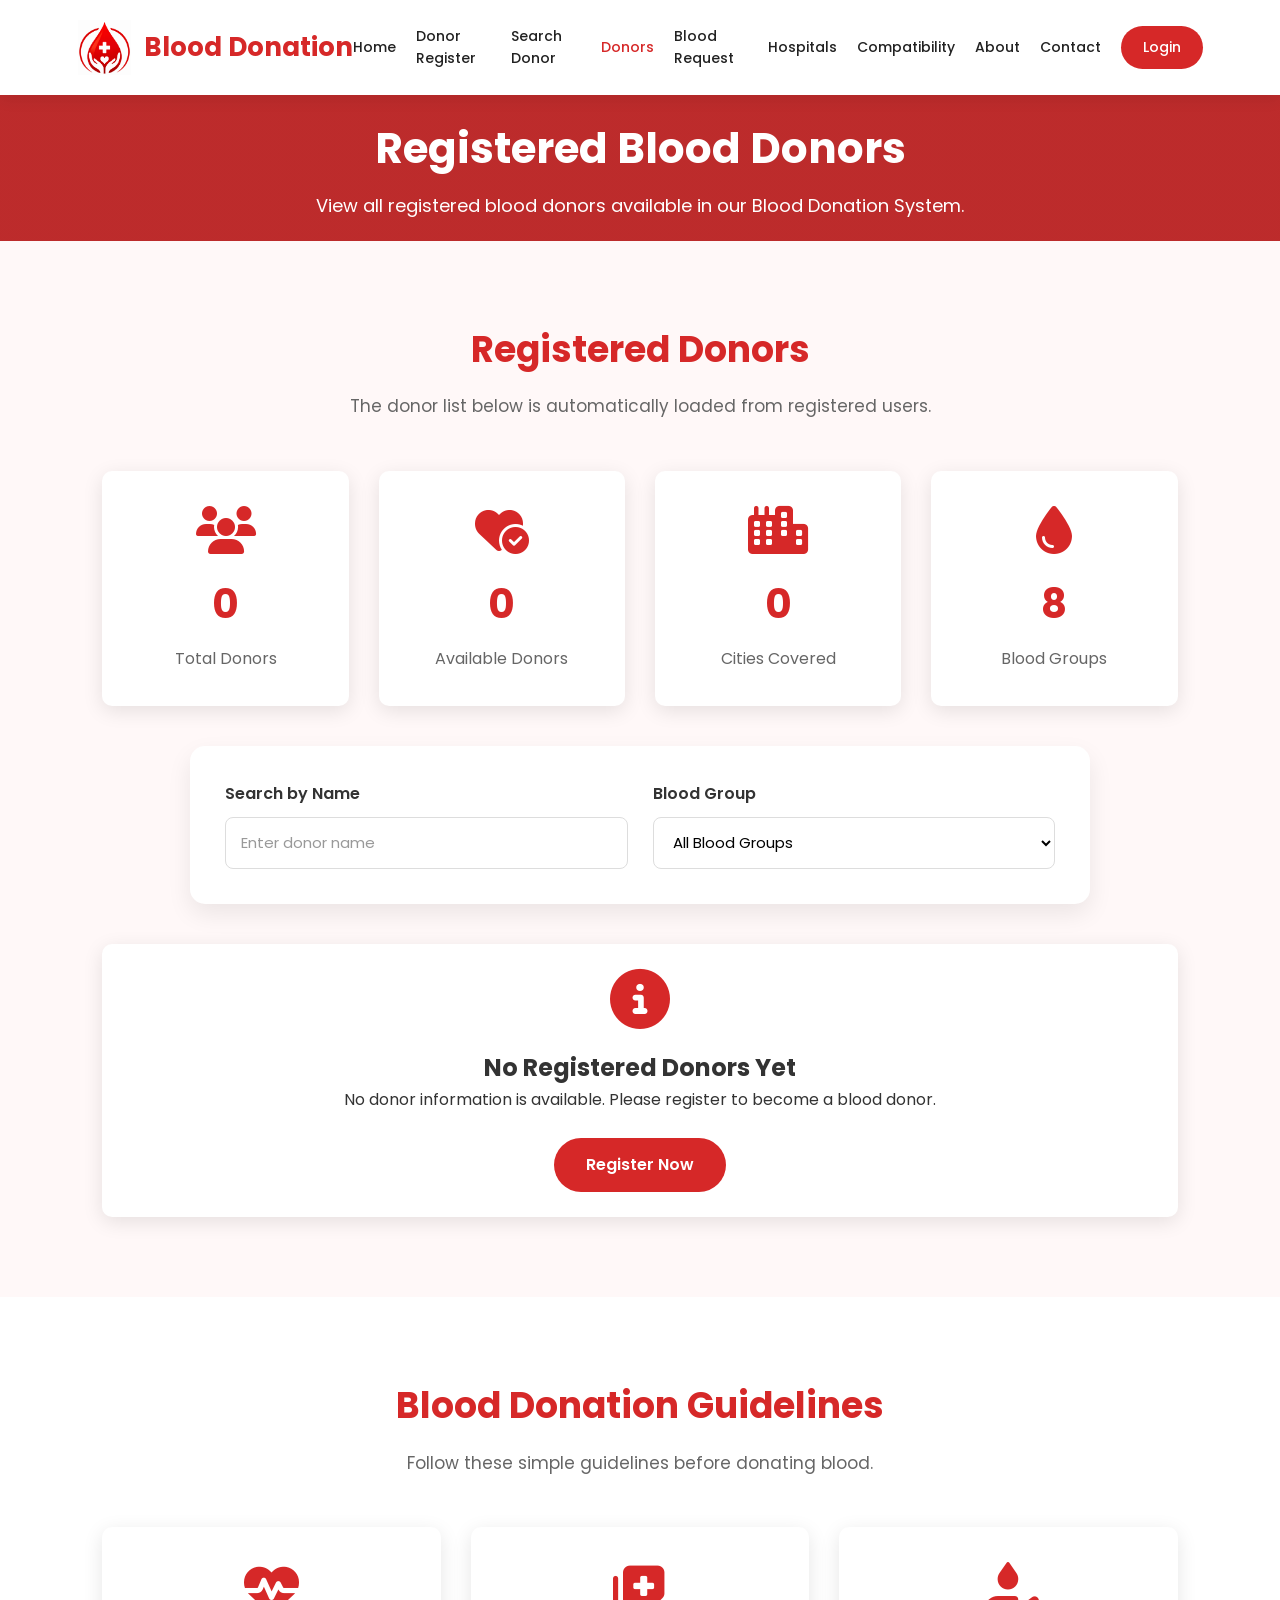
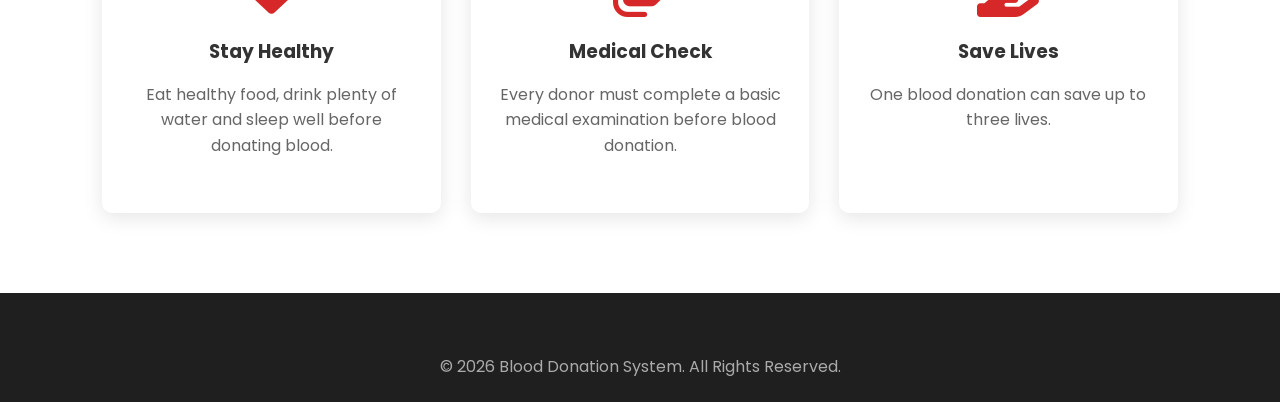
<file: donors.html>
<!DOCTYPE html>
<html lang="en">

<head>

    <meta charset="UTF-8">

    <meta name="viewport"
          content="width=device-width, initial-scale=1.0">

    <title>Registered Donors | Blood Donation System</title>
    <link rel="icon" type="image/png" href="images/icon.png">     
    <!-- CSS -->

    <link rel="stylesheet" href="css/style.css">

    <link rel="stylesheet" href="css/responsive.css">

    <link rel="stylesheet" href="css/animation.css">

    <!-- Font Awesome -->

    <link rel="stylesheet"
    href="https://cdnjs.cloudflare.com/ajax/libs/font-awesome/6.5.2/css/all.min.css">

</head>

<body>

<!-- ================= HEADER ================= -->

<header class="header">

    <div class="logo">

        <img src="images/logo.png" alt="Logo">

        <h2>Blood Donation</h2>

    </div>

    <nav class="navbar">

        <ul>

            <li>
                <a href="index.html">Home</a>
            </li>

            <li>
                <a href="register.html">Donor Register</a>
            </li>

            <li>
                <a href="search.html">Search Donor</a>
            </li>

            <li>
                <a href="donors.html" class="active">
                    Donors
                </a>
            </li>

            <li>
                <a href="request.html">
                    Blood Request
                </a>
            </li>

            <li>
                <a href="hospital.html">
                    Hospitals
                </a>
            </li>

            <li>
                <a href="compatibility.html">
                    Compatibility
                </a>
            </li>

            <li>
                <a href="about.html">
                    About
                </a>
            </li>

            <li>
                <a href="contact.html">
                    Contact
                </a>
            </li>

            <li>
                <a href="login.html" class="login-btn">
                    Login
                </a>
            </li>

        </ul>

    </nav>

    <div class="menu-toggle">

        <i class="fa-solid fa-bars"></i>

    </div>

</header>

<!-- ================= PAGE BANNER ================= -->

<section class="page-banner">

    <h1>

        Registered Blood Donors

    </h1>

    <p>

        View all registered blood donors available in our Blood Donation System.

    </p>

</section>

<!-- ================= DONOR LIST ================= -->

<section class="statistics">

    <div class="section-title">

        <h2>

            Registered Donors

        </h2>

        <p>

            The donor list below is automatically loaded from registered users.

        </p>

    </div>

    <!-- Statistics -->

    <div class="stats-container">

        <div class="stat-card">

            <i class="fa-solid fa-users"></i>

            <h3 id="totalDonors">

                0

            </h3>

            <p>

                Total Donors

            </p>

        </div>

        <div class="stat-card">

            <i class="fa-solid fa-heart-circle-check"></i>

            <h3 id="availableDonors">

                0

            </h3>

            <p>

                Available Donors

            </p>

        </div>

        <div class="stat-card">

            <i class="fa-solid fa-city"></i>

            <h3 id="cityCount">

                0

            </h3>

            <p>

                Cities Covered

            </p>

        </div>

        <div class="stat-card">

            <i class="fa-solid fa-droplet"></i>

            <h3>

                8

            </h3>

            <p>

                Blood Groups

            </p>

        </div>

    </div>

    <!-- Search -->

    <div class="form-box mt-40">

        <div class="form-row">

            <div class="form-group">

                <label>

                    Search by Name

                </label>

                <input
                    type="text"
                    id="searchName"
                    placeholder="Enter donor name">

            </div>

            <div class="form-group">

                <label>

                    Blood Group

                </label>

                <select id="bloodFilter">

                    <option value="">

                        All Blood Groups

                    </option>

                    <option>A+</option>
                    <option>A-</option>
                    <option>B+</option>
                    <option>B-</option>
                    <option>AB+</option>
                    <option>AB-</option>
                    <option>O+</option>
                    <option>O-</option>

                </select>

            </div>

        </div>

    </div>

    <!-- Donor Cards -->

    <div id="donorContainer"

         class="grid mt-40">
        <!-- Dynamic Donor Cards Will Be Added Here -->

    </div>

    <!-- No Donors Message -->

    <div id="noDonors"

         class="card text-center hidden mt-40">

        <i class="fa-solid fa-circle-info"

           style="font-size:60px;color:#d62828;margin-bottom:20px;"></i>

        <h2>

            No Registered Donors Yet

        </h2>

        <p>

            No donor information is available.
            Please register to become a blood donor.

        </p>

        <br>

        <a href="register.html"

           class="btn btn-primary">

            Register Now

        </a>

    </div>

</section>

<!-- ================= DONATION GUIDELINES ================= -->

<section class="services">

    <div class="section-title">

        <h2>

            Blood Donation Guidelines

        </h2>

        <p>

            Follow these simple guidelines before donating blood.

        </p>

    </div>

    <div class="service-container">

        <div class="service-card">

            <i class="fa-solid fa-heart-pulse"></i>

            <h3>

                Stay Healthy

            </h3>

            <p>

                Eat healthy food, drink plenty of water and
                sleep well before donating blood.

            </p>

        </div>

        <div class="service-card">

            <i class="fa-solid fa-notes-medical"></i>

            <h3>

                Medical Check

            </h3>

            <p>

                Every donor must complete a basic medical
                examination before blood donation.

            </p>

        </div>

        <div class="service-card">

            <i class="fa-solid fa-hand-holding-droplet"></i>

            <h3>

                Save Lives

            </h3>

            <p>

                One blood donation can save up to
                three lives.

            </p>

        </div>

    </div>

</section>

<!-- ================= INLINE JAVASCRIPT ================= -->

<script>

const donorContainer =
document.getElementById("donorContainer");

const noDonors =
document.getElementById("noDonors");

const searchName =
document.getElementById("searchName");

const bloodFilter =
document.getElementById("bloodFilter");

let donors =
JSON.parse(localStorage.getItem("donors")) || [];

displayDonors(donors);

searchName.addEventListener("keyup",filterDonors);

bloodFilter.addEventListener("change",filterDonors);

function filterDonors(){

    const name =
    searchName.value.toLowerCase();

    const blood =
    bloodFilter.value;

    const filtered =
    donors.filter(function(donor){

        const matchName =
        donor.fullName
        .toLowerCase()
        .includes(name);

        const matchBlood =
        blood==="" ||
        donor.bloodGroup===blood;

        return matchName && matchBlood;

    });

    displayDonors(filtered);

}

function displayDonors(list){

    donorContainer.innerHTML="";

    if(list.length===0){

        noDonors.classList.remove("hidden");

        document.getElementById("totalDonors").textContent=0;

        document.getElementById("availableDonors").textContent=0;

        document.getElementById("cityCount").textContent=0;

        return;

    }

    noDonors.classList.add("hidden");

    let available=0;

    let cities=[];

    list.forEach(function(donor){

        if(donor.available){

            available++;

        }

        if(!cities.includes(donor.city)){

            cities.push(donor.city);

        }

        donorContainer.innerHTML+=`

<div class="card">

<h3>${donor.fullName}</h3>

<p><strong>Blood Group :</strong> ${donor.bloodGroup}</p>

<p><strong>Age :</strong> ${donor.age}</p>

<p><strong>Gender :</strong> ${donor.gender}</p>

<p><strong>City :</strong> ${donor.city}</p>

<p><strong>Phone :</strong> ${donor.phone}</p>

<p><strong>Email :</strong> ${donor.email}</p>

<p>

<strong>Status :</strong>

<span style="color:${donor.available?'green':'red'}">

${donor.available?'Available':'Not Available'}

</span>

</p>

<a href="tel:${donor.phone}"

class="btn btn-primary mt-20">

Call Donor

</a>

</div>

`;

    });

    document.getElementById("totalDonors").textContent=list.length;

    document.getElementById("availableDonors").textContent=available;

    document.getElementById("cityCount").textContent=cities.length;

}

</script>
<!-- ================= FOOTER ================= -->

<footer class="footer">


    <p class="copyright">

        © 2026 Blood Donation System. All Rights Reserved.

    </p>

</footer>

<!-- ================= BACK TO TOP ================= -->

<button id="topBtn">

    <i class="fa-solid fa-arrow-up"></i>

</button>

<!-- ================= JAVASCRIPT ================= -->

<script src="js/app.js"></script>

</body>

</html>
</file>
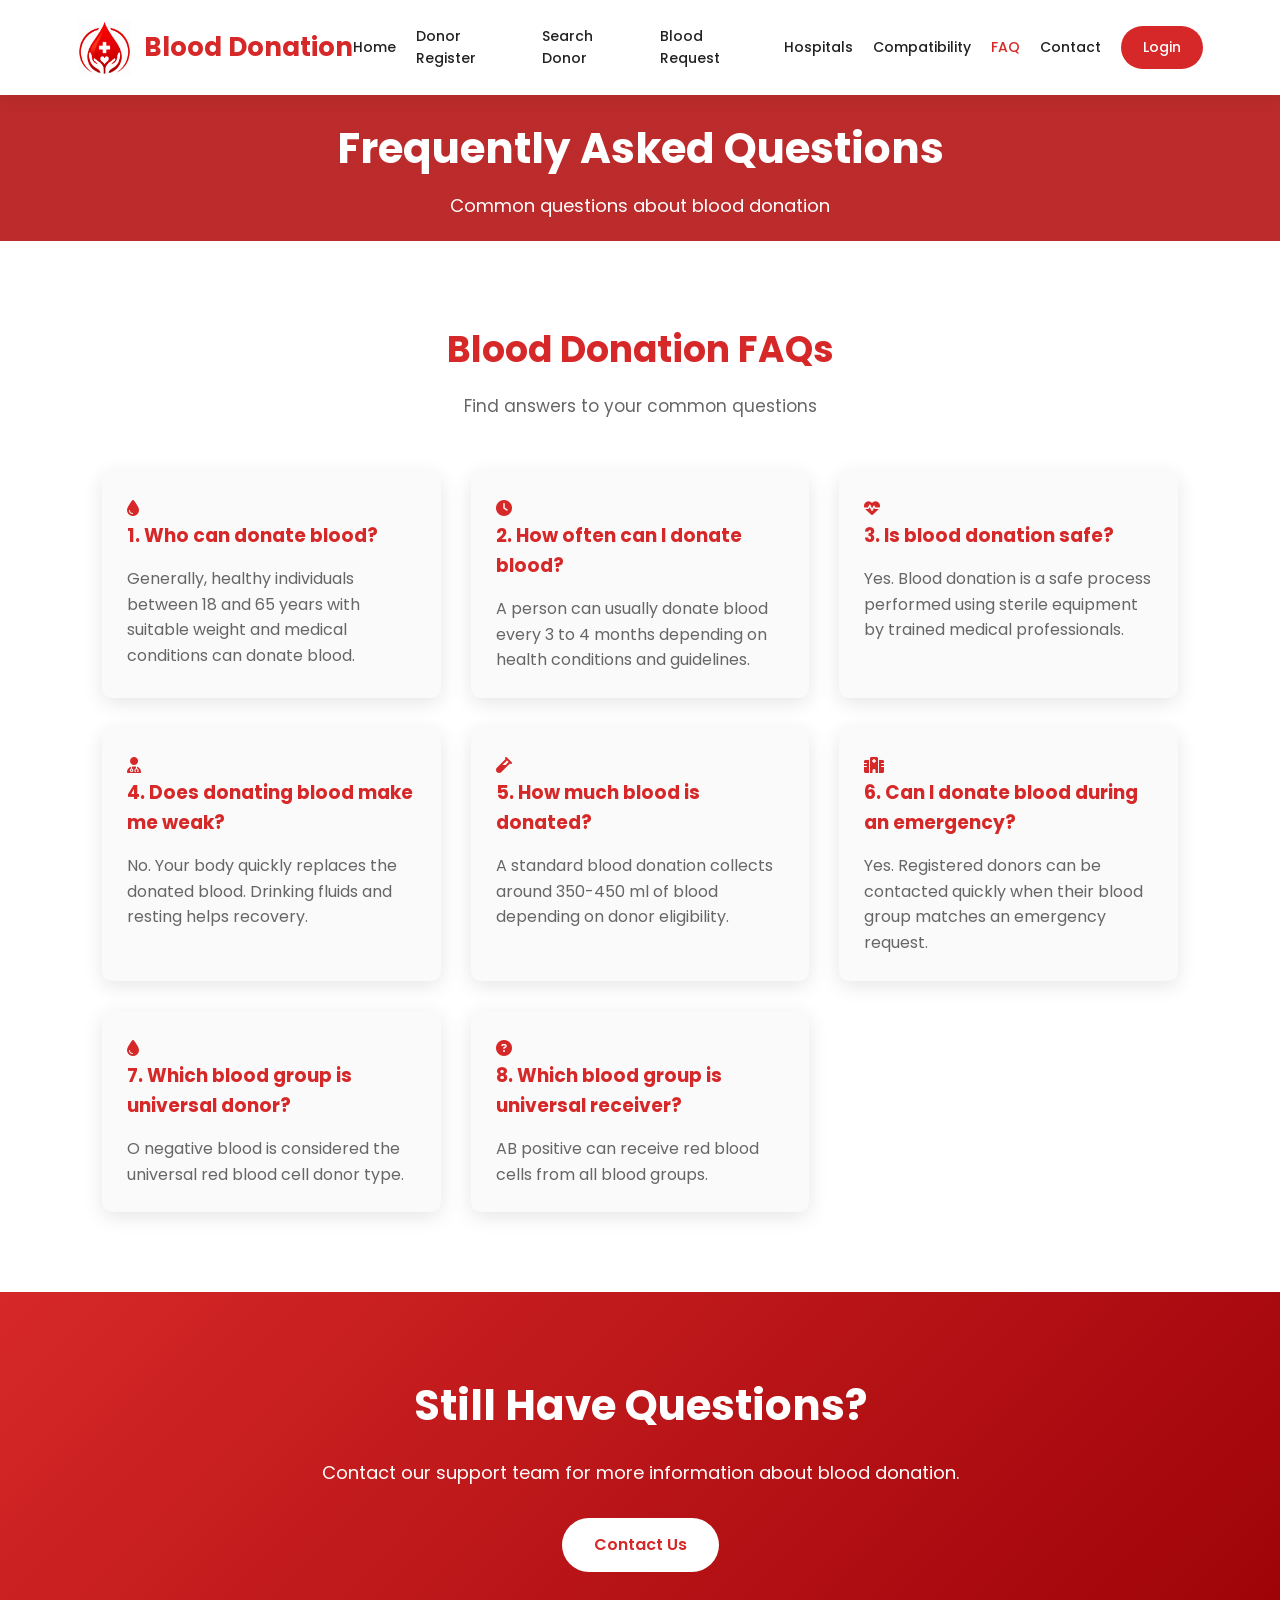
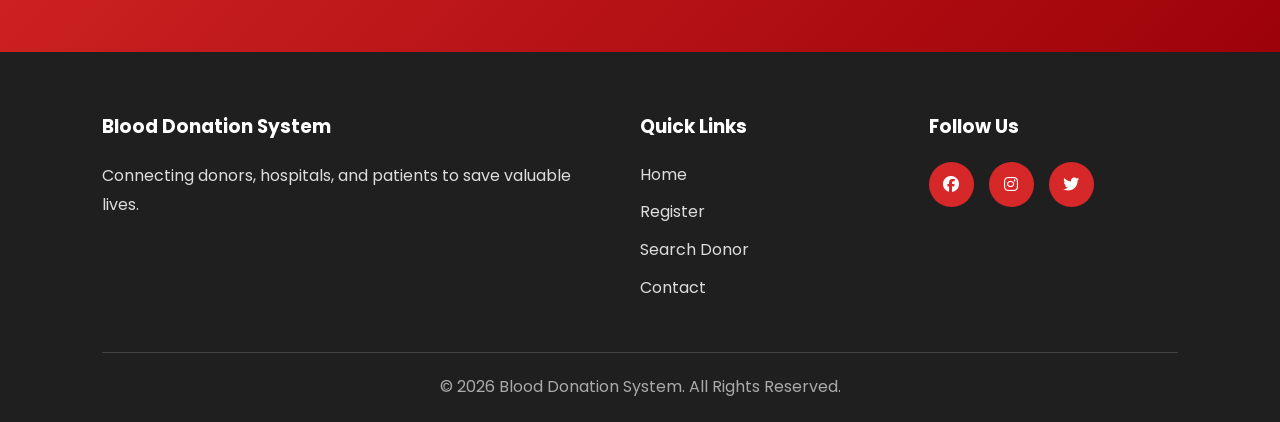
<file: faq.html>
<!DOCTYPE html>
<html lang="en">

<head>

<meta charset="UTF-8">
<meta name="viewport" content="width=device-width, initial-scale=1.0">

<title>FAQ | Blood Donation System</title>
<link rel="icon" type="image/png" href="images/icon.png">     
<!-- CSS -->

<link rel="stylesheet" href="css/style.css">

<link rel="stylesheet" href="css/forms.css">

<link rel="stylesheet" href="css/animation.css">

<link rel="stylesheet" href="css/responsive.css">


<!-- Font Awesome -->

<link rel="stylesheet"
href="https://cdnjs.cloudflare.com/ajax/libs/font-awesome/6.5.0/css/all.min.css">


</head>


<body>

<!-- ================= HEADER ================= -->

<header class="header">

    <div class="logo">

        <img src="images/logo.png" alt="Logo">

        <h2>Blood Donation</h2>

    </div>

    <nav class="navbar">

        <ul>

            <li><a href="index.html">Home</a></li>

            <li><a href="register.html">Donor Register</a></li>

            <li><a href="search.html">Search Donor</a></li>

            <li><a href="request.html">Blood Request</a></li>

            <li><a href="hospital.html">Hospitals</a></li>

            <li><a href="compatibility.html">Compatibility</a></li>

            <li><a href="faq.html" class="active">FAQ</a></li>

            <li><a href="contact.html">Contact</a></li>

            <li>

                <a href="login.html"
                   class="login-btn">

                    Login

                </a>

            </li>

        </ul>

    </nav>

    <div class="menu-toggle">

        <i class="fa-solid fa-bars"></i>

    </div>

</header>


<!-- PAGE BANNER -->


<section class="page-banner">


<h1>
Frequently Asked Questions
</h1>


<p>
Common questions about blood donation
</p>


</section>







<!-- FAQ SECTION -->


<section class="faq-preview">


<div class="container">


<div class="section-title">


<h2>
Blood Donation FAQs
</h2>


<p>
Find answers to your common questions
</p>


</div>





<div class="faq-container">





<div class="faq-card reveal">


<i class="fa-solid fa-droplet text-primary"></i>


<h3>
1. Who can donate blood?
</h3>


<p>

Generally, healthy individuals between 18 and 65 years
with suitable weight and medical conditions can donate
blood.

</p>


</div>







<div class="faq-card reveal">


<i class="fa-solid fa-clock text-primary"></i>


<h3>
2. How often can I donate blood?
</h3>


<p>

A person can usually donate blood every 3 to 4 months
depending on health conditions and guidelines.

</p>


</div>







<div class="faq-card reveal">


<i class="fa-solid fa-heart-pulse text-primary"></i>


<h3>
3. Is blood donation safe?
</h3>


<p>

Yes. Blood donation is a safe process performed using
sterile equipment by trained medical professionals.

</p>


</div>







<div class="faq-card reveal">


<i class="fa-solid fa-user-doctor text-primary"></i>


<h3>
4. Does donating blood make me weak?
</h3>


<p>

No. Your body quickly replaces the donated blood.
Drinking fluids and resting helps recovery.

</p>


</div>







<div class="faq-card reveal">


<i class="fa-solid fa-vial text-primary"></i>


<h3>
5. How much blood is donated?
</h3>


<p>

A standard blood donation collects around 350-450 ml
of blood depending on donor eligibility.

</p>


</div>







<div class="faq-card reveal">


<i class="fa-solid fa-hospital text-primary"></i>


<h3>
6. Can I donate blood during an emergency?
</h3>


<p>

Yes. Registered donors can be contacted quickly when
their blood group matches an emergency request.

</p>


</div>







<div class="faq-card reveal">


<i class="fa-solid fa-droplet text-primary"></i>


<h3>
7. Which blood group is universal donor?
</h3>


<p>

O negative blood is considered the universal red blood
cell donor type.

</p>


</div>







<div class="faq-card reveal">


<i class="fa-solid fa-circle-question text-primary"></i>


<h3>
8. Which blood group is universal receiver?
</h3>


<p>

AB positive can receive red blood cells from all blood
groups.

</p>


</div>







</div>


</div>


</section>







<!-- CTA -->


<section class="cta">


<h2>
Still Have Questions?
</h2>


<p>

Contact our support team for more information about
blood donation.

</p>


<a href="contact.html"
class="btn btn-primary">

Contact Us

</a>


</section>







<!-- FOOTER -->


<footer class="footer">


<div class="footer-container">


<div>


<h3>
Blood Donation System
</h3>


<p>

Connecting donors, hospitals, and patients to save
valuable lives.

</p>


</div>





<div class="footer-links">


<h3>
Quick Links
</h3>


<ul>


<li>
<a href="index.html">
Home
</a>
</li>


<li>
<a href="register.html">
Register
</a>
</li>


<li>
<a href="search.html">
Search Donor
</a>
</li>


<li>
<a href="contact.html">
Contact
</a>
</li>


</ul>


</div>





<div>


<h3>
Follow Us
</h3>


<div class="social-icons">


<a href="#">
<i class="fab fa-facebook"></i>
</a>


<a href="#">
<i class="fab fa-instagram"></i>
</a>


<a href="#">
<i class="fab fa-twitter"></i>
</a>


</div>


</div>



</div>



<hr>


<div class="copyright">

<p>

© <span id="year"></span>
Blood Donation System.
All Rights Reserved.

</p>


</div>


</footer>






<script src="js/app.js"></script>


</body>

</html>
</file>
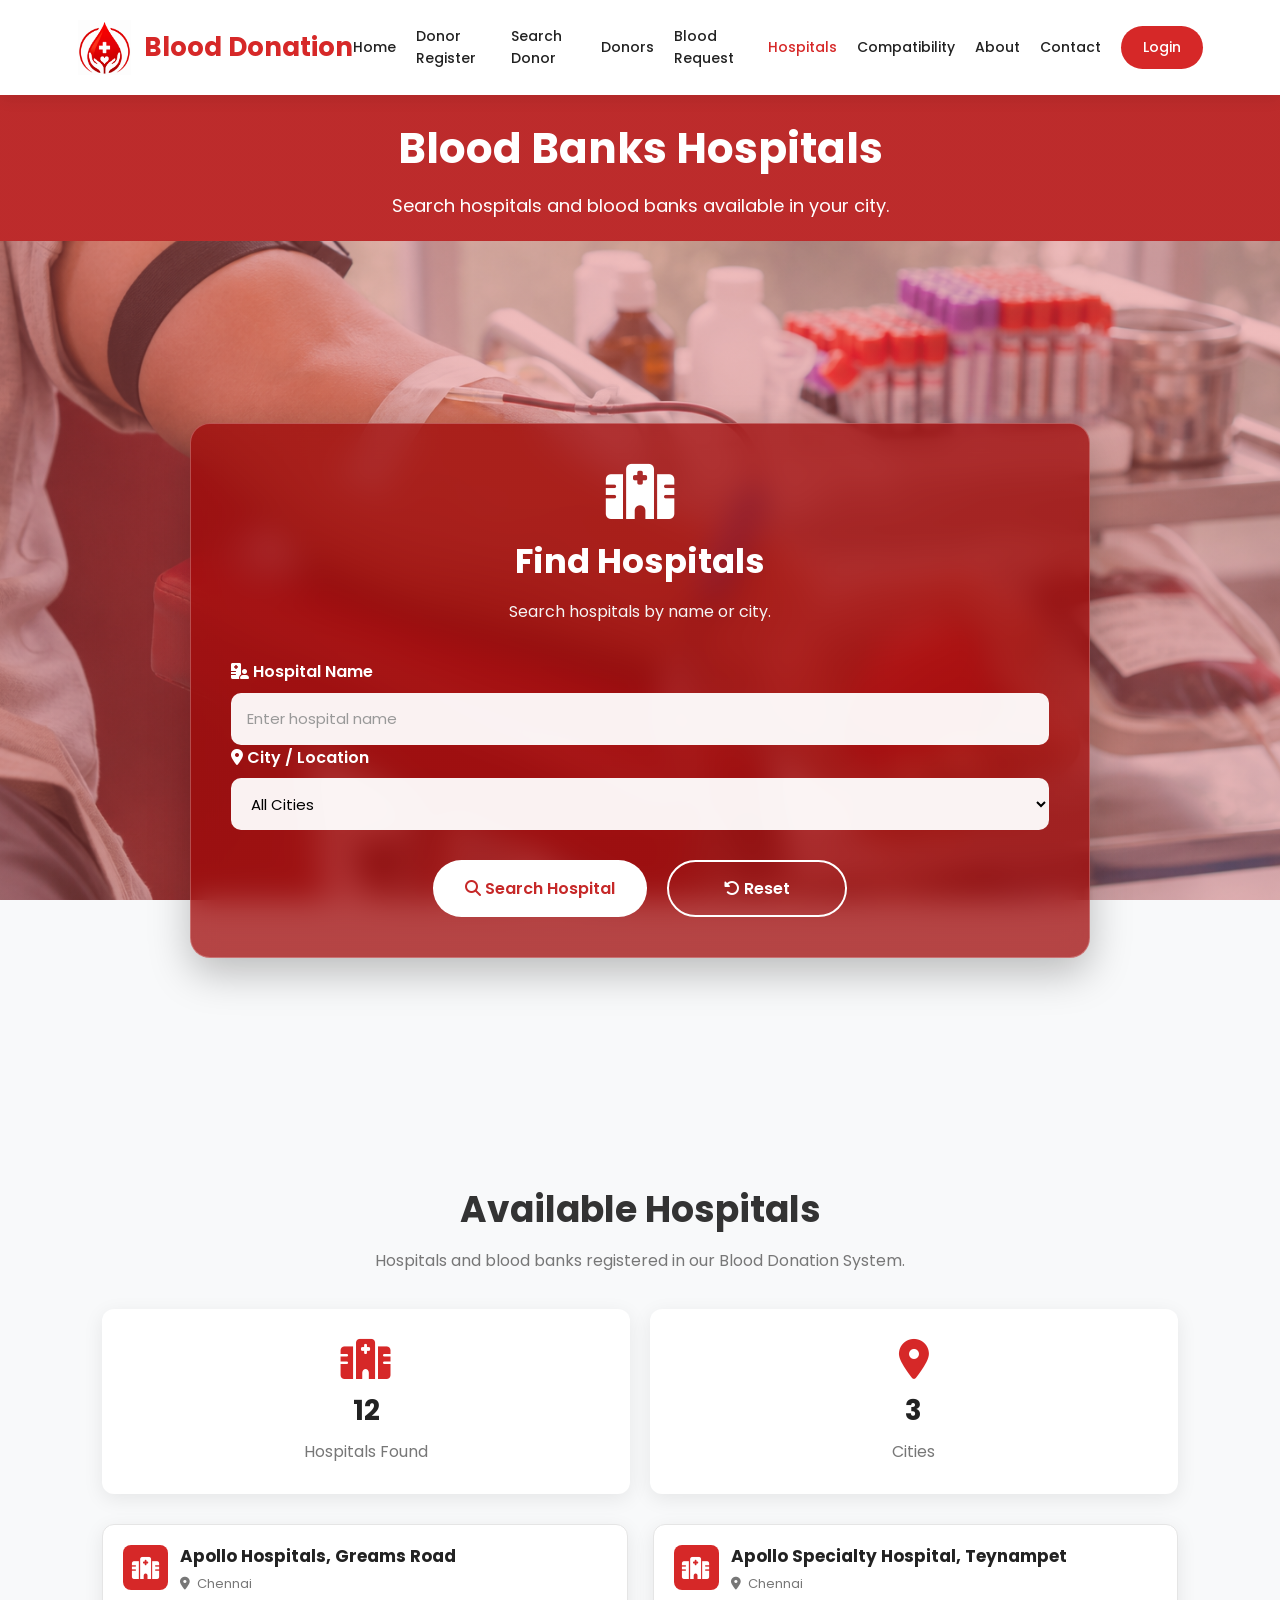
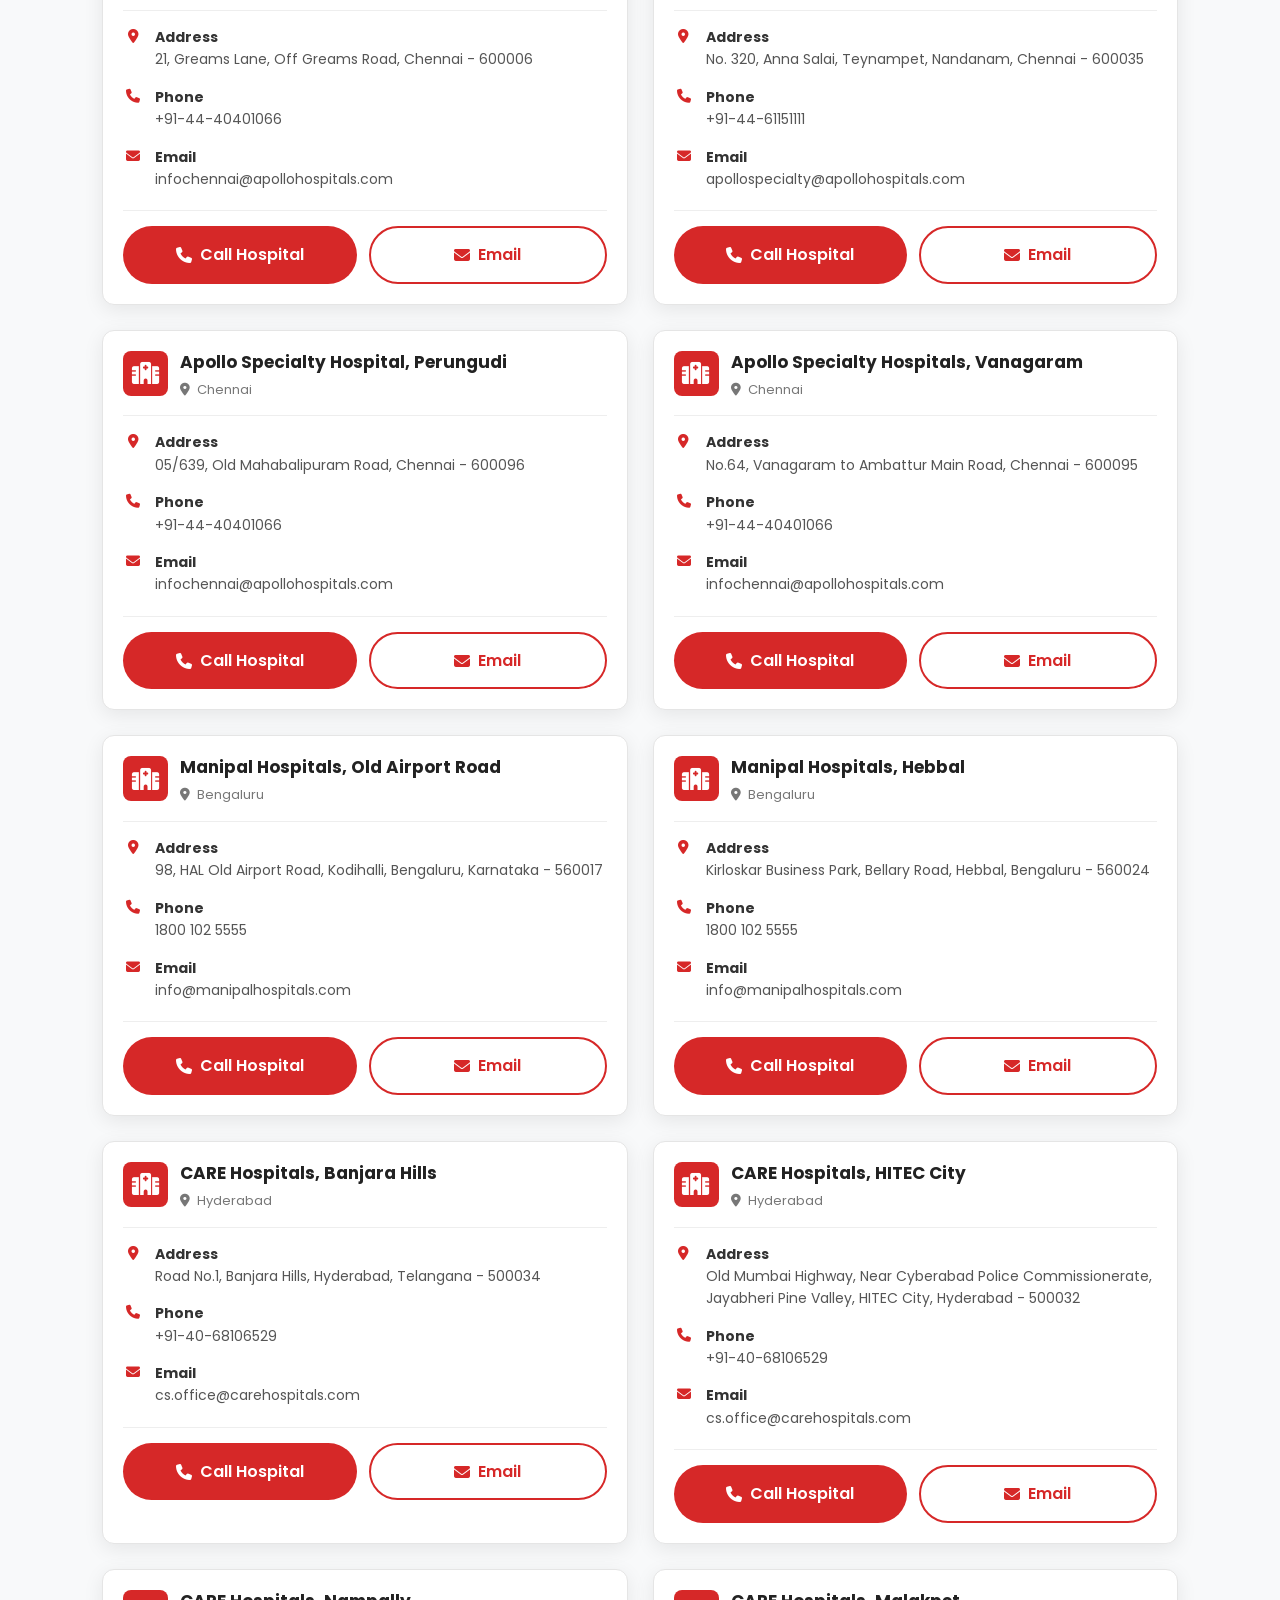
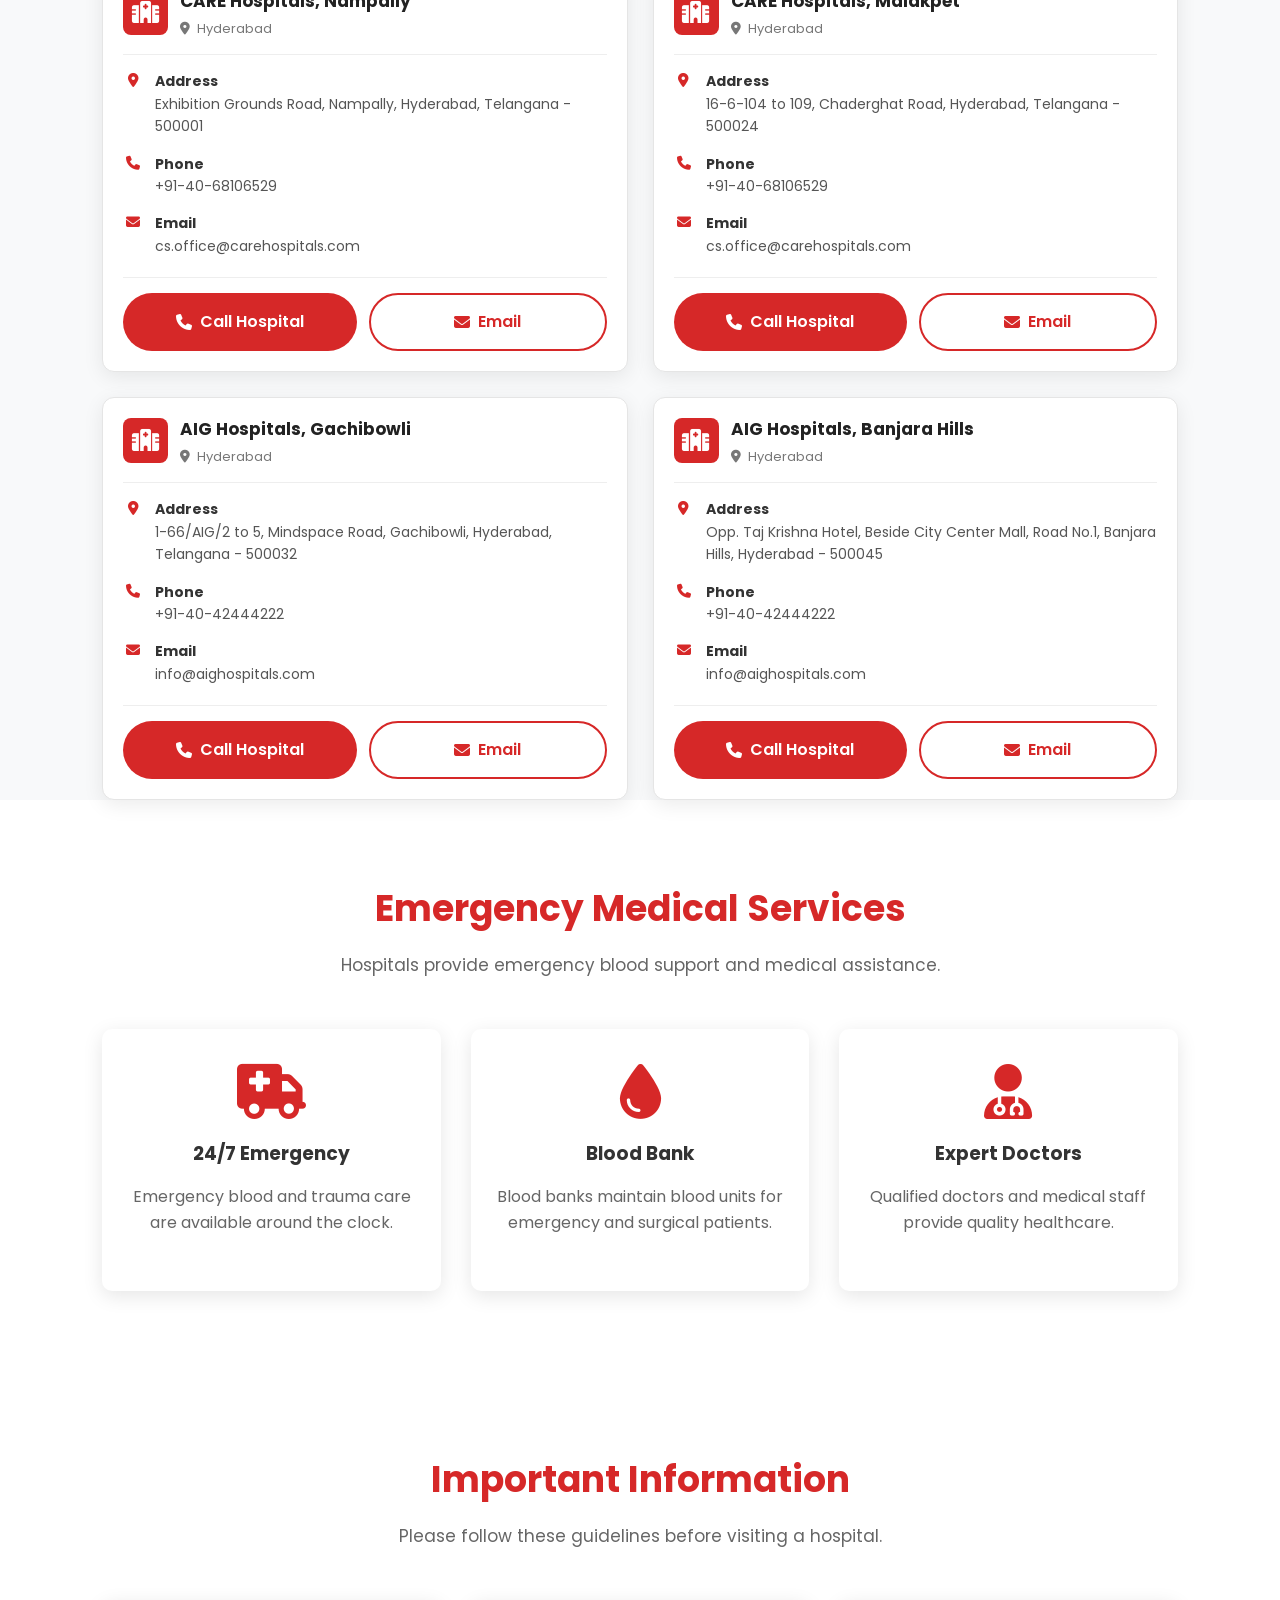
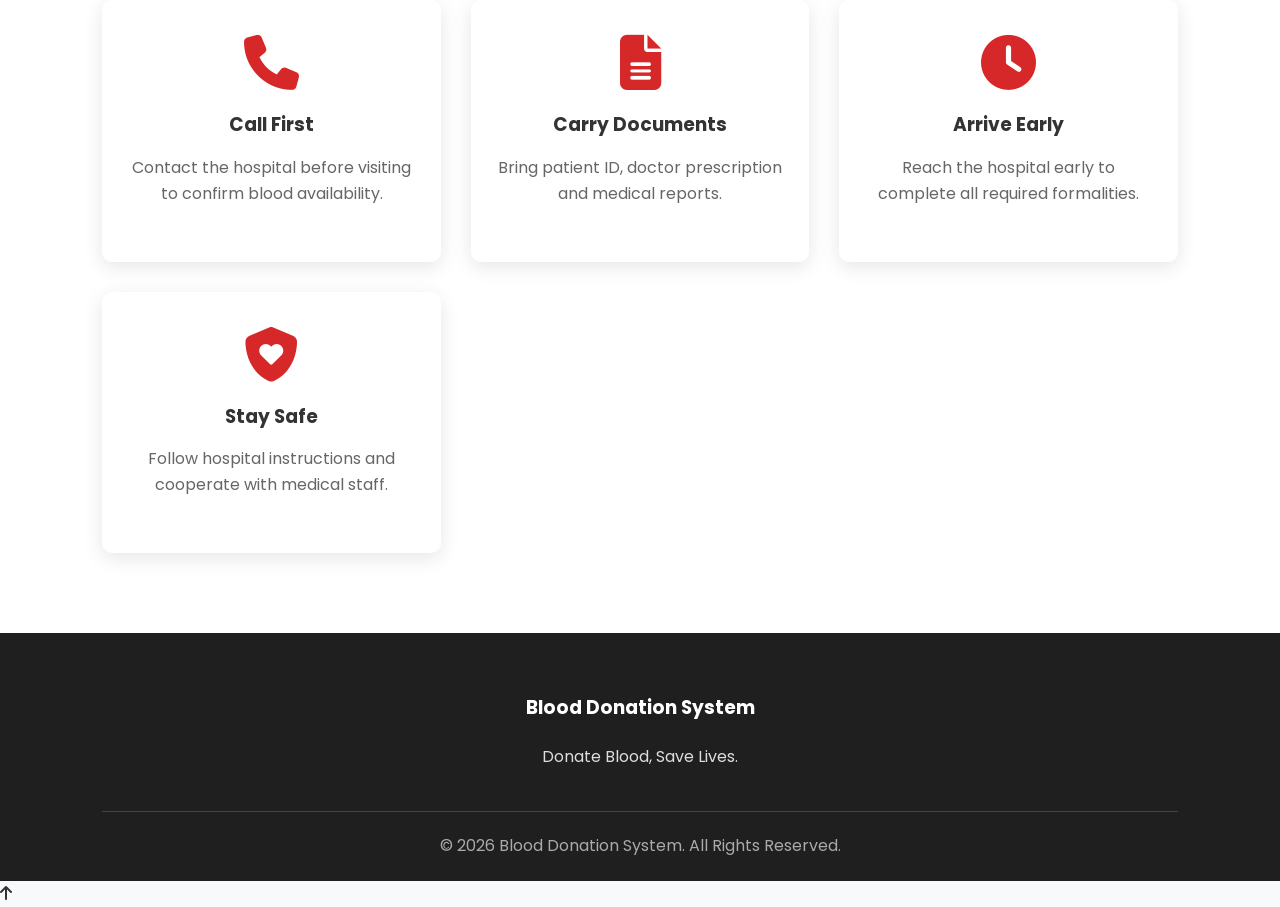
<file: hospital.html>
<!DOCTYPE html>
<html lang="en">

<head>

    <meta charset="UTF-8">

    <meta name="viewport"
          content="width=device-width, initial-scale=1.0">

    <title>Hospitals | Blood Donation System</title>
    <link rel="icon" type="image/png" href="images/icon.png">     
    <!-- ================= CSS ================= -->

    <link rel="stylesheet" href="css/style.css">
<link rel="stylesheet" href="css/hospital.css">
    <link rel="stylesheet" href="css/forms.css">

    <link rel="stylesheet" href="css/responsive.css">

    <link rel="stylesheet" href="css/animation.css">

    <!-- Font Awesome -->

    <link rel="stylesheet"
          href="https://cdnjs.cloudflare.com/ajax/libs/font-awesome/6.5.2/css/all.min.css">

    

</head>


<body>


<!-- ==================================================
     HEADER
================================================== -->

<header class="header">

    <div class="logo">

        <img src="images/logo.png"
             alt="Logo">

        <h2>Blood Donation</h2>

    </div>


    <nav class="navbar">

        <ul>

            <li>
                <a href="index.html">
                    Home
                </a>
            </li>

            <li>
                <a href="register.html">
                    Donor Register
                </a>
            </li>

            <li>
                <a href="search.html">
                    Search Donor
                </a>
            </li>

            <li>
                <a href="donors.html">
                    Donors
                </a>
            </li>

            <li>
                <a href="request.html">
                    Blood Request
                </a>
            </li>

            <li>
                <a href="hospital.html"
                   class="active">
                    Hospitals
                </a>
            </li>

            <li>
                <a href="compatibility.html">
                    Compatibility
                </a>
            </li>

            <li>
                <a href="about.html">
                    About
                </a>
            </li>

            <li>
                <a href="contact.html">
                    Contact
                </a>
            </li>

            <li>

                <a href="login.html"
                   class="login-btn">

                    Login

                </a>

            </li>

        </ul>

    </nav>


    <div class="menu-toggle">

        <i class="fa-solid fa-bars"></i>

    </div>

</header>


<!-- ==================================================
     PAGE BANNER
================================================== -->

<section class="page-banner">

    <h1>

        Blood Banks Hospitals

    </h1>

    <p>

        Search hospitals and blood banks available
        in your city.

    </p>

</section>


<!-- ==================================================
     MAIN
================================================== -->

<main>


<!-- ==================================================
     SEARCH SECTION
================================================== -->

<section class="register-section">

    <div class="form-container">

        <div class="form-box">


            <div class="form-header">

                <i class="fa-solid fa-hospital"></i>

                <h2>

                    Find Hospitals

                </h2>

                <p>

                    Search hospitals by name or city.

                </p>

            </div>


            <form id="hospitalSearchForm">


                <!-- HOSPITAL NAME -->

                <div class="form-group">

                    <label for="searchHospital">

                        <i class="fa-solid fa-hospital-user"></i>

                        Hospital Name

                    </label>

                    <input
                        type="text"
                        id="searchHospital"
                        placeholder="Enter hospital name">

                </div>


                <!-- CITY -->

                <div class="form-group">

                    <label for="cityFilter">

                        <i class="fa-solid fa-location-dot"></i>

                        City / Location

                    </label>

                    <select id="cityFilter">

                        <option value="">

                            All Cities

                        </option>

                    </select>

                </div>


                <!-- BUTTONS -->

                <div class="button-group">

                    <button
                        type="submit"
                        class="btn btn-primary">

                        <i class="fa-solid fa-search"></i>

                        Search Hospital

                    </button>


                    <button
                        type="reset"
                        id="resetBtn"
                        class="btn btn-secondary">

                        <i class="fa-solid fa-rotate-left"></i>

                        Reset

                    </button>

                </div>


            
            </form>

        </div>

    </div>

</section>

 <!-- ==================================================
                     RESULTS 
                ================================================== -->
<div class="hospital-results-section">


                    <div class="hospital-results-title">

                        <h2>

                            Available Hospitals

                        </h2>

                        <p>

                            Hospitals and blood banks registered
                            in our Blood Donation System.

                        </p>

                    </div>


                    <!-- STATISTICS -->

                    <div class="hospital-stats">

                        <div class="hospital-stat">

                            <i class="fa-solid fa-hospital"></i>

                            <h3 id="hospitalCount">

                                0

                            </h3>

                            <p>

                                Hospitals Found

                            </p>

                        </div>


                        <div class="hospital-stat">

                            <i class="fa-solid fa-location-dot"></i>

                            <h3 id="cityCount">

                                0

                            </h3>

                            <p>

                                Cities

                            </p>

                        </div>

                    </div>


                    <!-- HOSPITAL RESULTS -->

                    <div id="hospitalContainer"
                         class="hospital-grid">

                    </div>


                    <!-- NO RESULTS -->

                    <div id="noHospital"
                         class="no-hospital">

                        <i class="fa-solid fa-circle-info"></i>

                        <h3>

                            No Hospitals Found

                        </h3>

                        <p>

                            No hospitals match your search.
                            Try another hospital name or city.

                        </p>

                    </div>


                </div>

<!-- ==================================================
     INFORMATION
================================================== -->

<section class="services">

    <div class="section-title">

        <h2>

            Emergency Medical Services

        </h2>

        <p>

            Hospitals provide emergency blood support
            and medical assistance.

        </p>

    </div>


    <div class="service-container">


        <div class="service-card">

            <i class="fa-solid fa-truck-medical"></i>

            <h3>

                24/7 Emergency

            </h3>

            <p>

                Emergency blood and trauma care are
                available around the clock.

            </p>

        </div>


        <div class="service-card">

            <i class="fa-solid fa-droplet"></i>

            <h3>

                Blood Bank

            </h3>

            <p>

                Blood banks maintain blood units for
                emergency and surgical patients.

            </p>

        </div>


        <div class="service-card">

            <i class="fa-solid fa-user-doctor"></i>

            <h3>

                Expert Doctors

            </h3>

            <p>

                Qualified doctors and medical staff
                provide quality healthcare.

            </p>

        </div>

    </div>

</section>


<!-- ==================================================
     IMPORTANT INFORMATION
================================================== -->

<section class="services">

    <div class="section-title">

        <h2>

            Important Information

        </h2>

        <p>

            Please follow these guidelines before
            visiting a hospital.

        </p>

    </div>


    <div class="service-container">


        <div class="service-card">

            <i class="fa-solid fa-phone"></i>

            <h3>

                Call First

            </h3>

            <p>

                Contact the hospital before visiting
                to confirm blood availability.

            </p>

        </div>


        <div class="service-card">

            <i class="fa-solid fa-file-lines"></i>

            <h3>

                Carry Documents

            </h3>

            <p>

                Bring patient ID, doctor prescription
                and medical reports.

            </p>

        </div>


        <div class="service-card">

            <i class="fa-solid fa-clock"></i>

            <h3>

                Arrive Early

            </h3>

            <p>

                Reach the hospital early to complete
                all required formalities.

            </p>

        </div>


        <div class="service-card">

            <i class="fa-solid fa-shield-heart"></i>

            <h3>

                Stay Safe

            </h3>

            <p>

                Follow hospital instructions and
                cooperate with medical staff.

            </p>

        </div>

    </div>

</section>


</main>


<!-- ==================================================
     FOOTER
================================================== -->

<footer class="footer">



            <h3>

                Blood Donation System

            </h3>

            <p>

                Donate Blood, Save Lives.

            </p>


    <hr>


    <p class="copyright">

        © 2026 Blood Donation System.
        All Rights Reserved.

    </p>

</footer>


<!-- BACK TO TOP -->

<div class="back-to-top">

    <i class="fa-solid fa-arrow-up"></i>

</div>


<!-- ==================================================
     JAVASCRIPT
================================================== -->

<script src="js/app.js"></script>

<script src="js/hospital.js"></script>


</body>

</html>
</file>
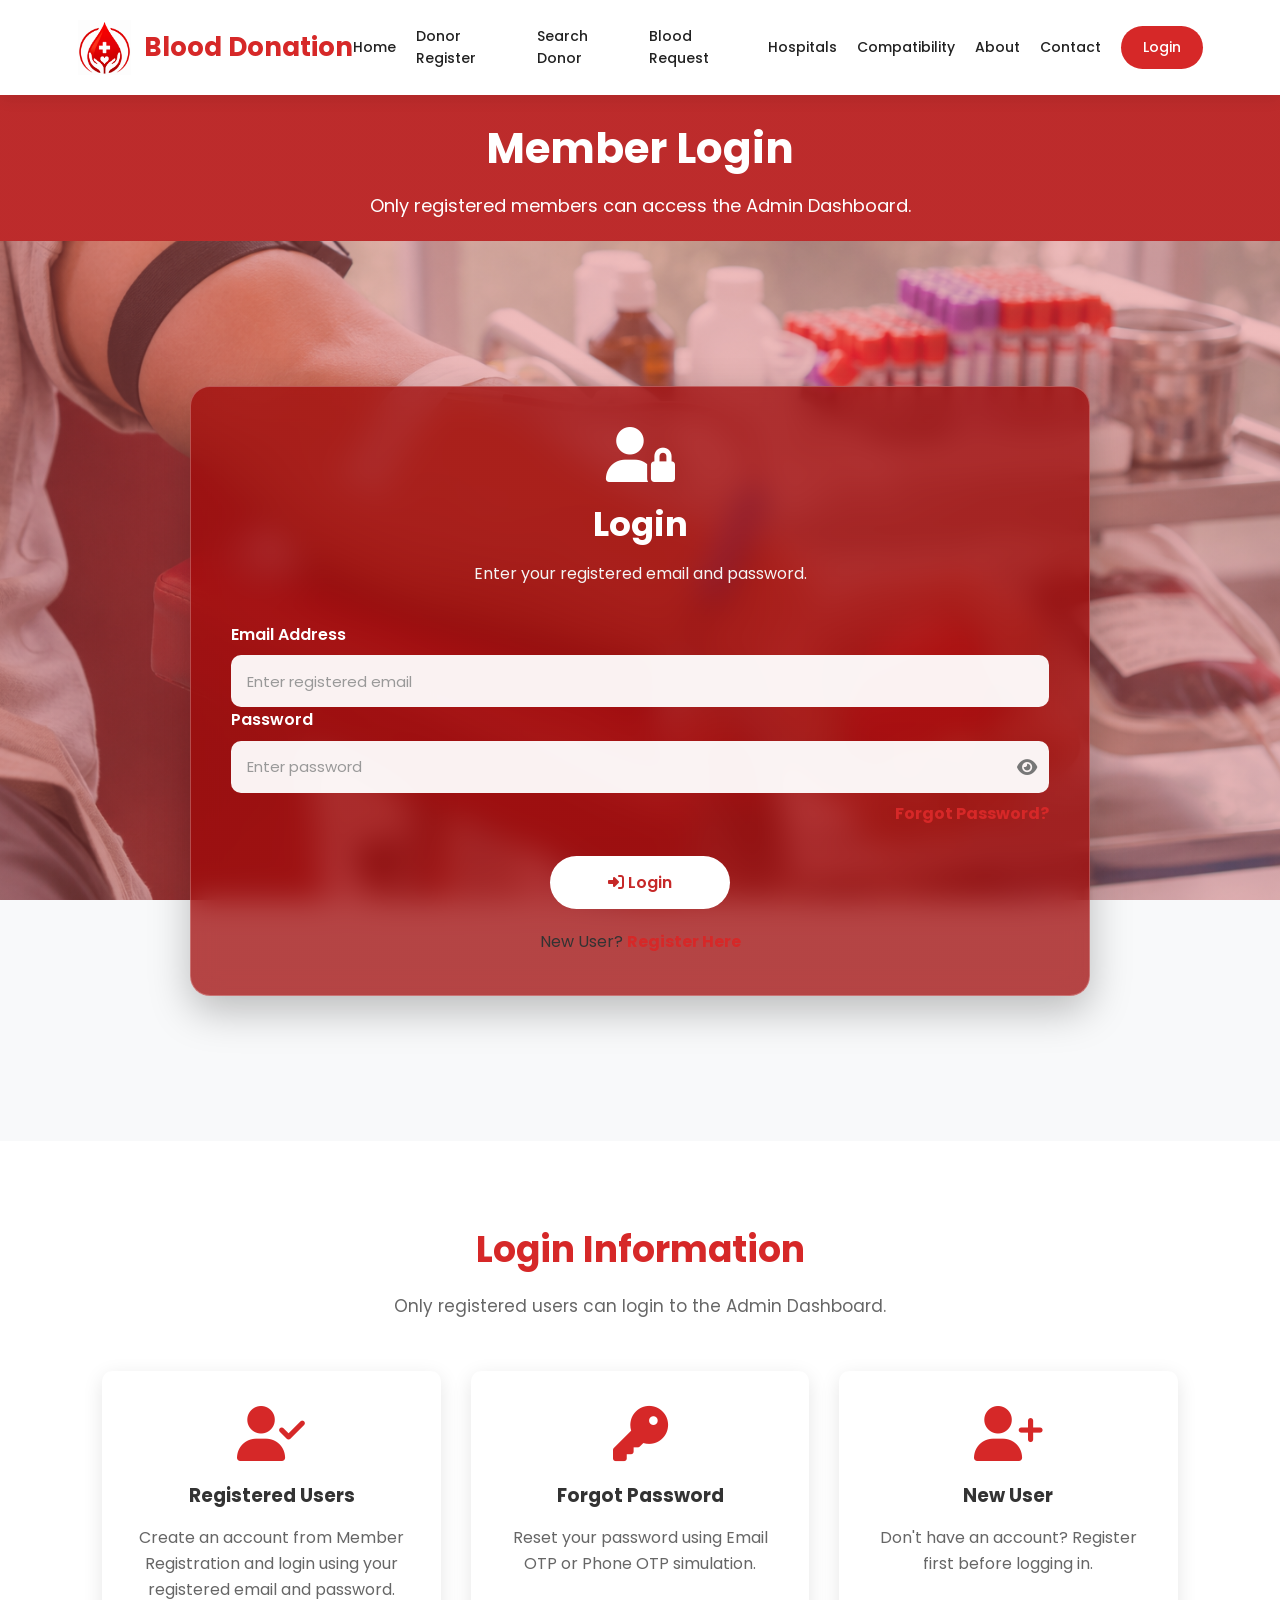
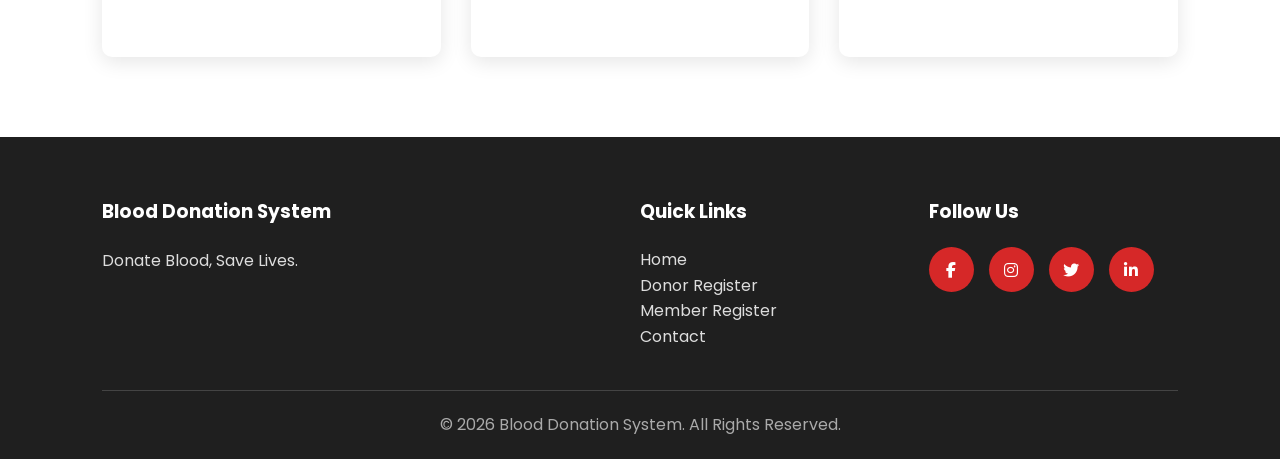
<file: login.html>
<!DOCTYPE html>
<html lang="en">

<head>

    <meta charset="UTF-8">
    <meta name="viewport" content="width=device-width, initial-scale=1.0">

    <title>Member Login | Blood Donation System</title>
    <link rel="icon" type="image/png" href="images/icon.png">     
    <link rel="stylesheet" href="css/style.css">
    <link rel="stylesheet" href="css/forms.css">
    <link rel="stylesheet" href="css/animation.css">
    <link rel="stylesheet" href="css/responsive.css">

    <link rel="stylesheet"
        href="https://cdnjs.cloudflare.com/ajax/libs/font-awesome/6.5.2/css/all.min.css">

    <style>

        /* ==============================
           LOGIN PAGE
        ============================== */

        .login-password-box {
            position: relative;
        }

        .login-password-box input {
            width: 100%;
            padding-right: 50px;
        }

        .show-password-btn {
            position: absolute;
            right: 12px;
            top: 50%;
            transform: translateY(-50%);
            border: none;
            background: transparent;
            cursor: pointer;
            font-size: 18px;
            color: #777;
        }

        .show-password-btn:hover {
            color: #d62828;
        }

        .forgot-password {
            text-align: right;
            margin-top: 8px;
            margin-bottom: 20px;
        }

        .forgot-password a {
            color: #d62828;
            font-weight: bold;
            text-decoration: none;
            cursor: pointer;
        }

        .forgot-password a:hover {
            text-decoration: underline;
        }

        /* ==============================
           MODAL
        ============================== */

        .modal {
            display: none;

            position: fixed;

            left: 0;
            top: 0;

            width: 100%;
            height: 100%;

            background: rgba(0, 0, 0, 0.65);

            z-index: 9999;

            overflow-y: auto;
        }

        .modal.show {
            display: block;
        }

        .modal-box {

            width: 90%;
            max-width: 450px;

            background: white;

            margin: 80px auto;

            padding: 30px;

            border-radius: 15px;

            position: relative;

            box-shadow: 0 10px 40px rgba(0,0,0,.3);

            animation: popup .3s ease;
        }

        .modal-header {

            display: flex;

            justify-content: space-between;

            align-items: center;

            margin-bottom: 20px;
        }

        .modal-header h2 {
            margin: 0;
        }

        #closeModal {

            font-size: 30px;

            color: #d62828;

            cursor: pointer;

            font-weight: bold;
        }

        #closeModal:hover {
            color: #9d0208;
        }

        /* OTP popup */

        .otp-popup {

            display: none;

            position: fixed;

            left: 0;
            top: 0;

            width: 100%;
            height: 100%;

            background: rgba(0,0,0,.65);

            z-index: 10000;
        }

        .otp-popup.show {
            display: block;
        }

        .otp-content {

            width: 380px;

            max-width: 90%;

            background: white;

            margin: 150px auto;

            padding: 35px;

            border-radius: 15px;

            text-align: center;

            box-shadow: 0 10px 40px rgba(0,0,0,.3);

            animation: popup .3s ease;
        }

        .otp-content i {

            font-size: 65px;

            color: #28a745;

            margin-bottom: 15px;
        }

        .otp-content h2 {
            margin-bottom: 15px;
        }

        .otp-content p {

            line-height: 28px;

            margin-bottom: 20px;
        }

        /* ==============================
           ANIMATION
        ============================== */

        @keyframes popup {

            from {

                opacity: 0;

                transform: scale(.8);

            }

            to {

                opacity: 1;

                transform: scale(1);

            }

        }

    </style>

</head>

<body>

<!-- ================= HEADER ================= -->

<header class="header">

    <div class="logo">

        <img src="images/logo.png" alt="Logo">

        <h2>Blood Donation</h2>

    </div>

    <nav class="navbar">

        <ul>

            <li>
                <a href="index.html">Home</a>
            </li>

            <li>
                <a href="register.html">Donor Register</a>
            </li>

            <li>
                <a href="search.html">Search Donor</a>
            </li>

            <li>
                <a href="request.html">Blood Request</a>
            </li>

            <li>
                <a href="hospital.html">Hospitals</a>
            </li>

            <li>
                <a href="compatibility.html">Compatibility</a>
            </li>

            <li>
                <a href="about.html">About</a>
            </li>

            <li>
                <a href="contact.html">Contact</a>
            </li>

            <li>
                <a href="login.html"
                   class="active login-btn">

                    Login

                </a>
            </li>

        </ul>

    </nav>

    <div class="menu-toggle">

        <i class="fa-solid fa-bars"></i>

    </div>

</header>


<!-- ================= PAGE BANNER ================= -->

<section class="page-banner">

    <h1>Member Login</h1>

    <p>
        Only registered members can access the Admin Dashboard.
    </p>

</section>


<!-- ================= LOGIN FORM ================= -->

<section class="register-section">

    <div class="form-container">

        <div class="form-box">

            <div class="form-header">

                <i class="fa-solid fa-user-lock"></i>

                <h2>Login</h2>

                <p>
                    Enter your registered email and password.
                </p>

            </div>


            <form id="loginForm">

                <!-- EMAIL -->

                <div class="form-group">

                    <label for="loginEmail">
                        Email Address
                    </label>

                    <input
                        type="email"
                        id="loginEmail"
                        placeholder="Enter registered email"
                        required>

                </div>


                <!-- PASSWORD -->

                <div class="form-group">

                    <label for="loginPassword">
                        Password
                    </label>

                    <div class="login-password-box">

                        <input
                            type="password"
                            id="loginPassword"
                            placeholder="Enter password"
                            required>

                        <button
                            type="button"
                            id="showPasswordBtn"
                            class="show-password-btn">

                            <i class="fa-solid fa-eye"></i>

                        </button>

                    </div>

                </div>


                <!-- FORGOT PASSWORD -->

                <div class="forgot-password">

                    <a href="#" id="forgotBtn">

                        Forgot Password?

                    </a>

                </div>


                <!-- LOGIN BUTTON -->

                <div class="button-group">

                    <button
                        type="submit"
                        id="loginBtn"
                        class="btn btn-primary">

                        <i class="fa-solid fa-right-to-bracket"></i>

                        Login

                    </button>

                </div>


                <!-- REGISTER -->

                <p style="text-align:center; margin-top:20px;">

                    New User?

                    <a href="reg.html"
                       style="color:#d62828;font-weight:bold;">

                        Register Here

                    </a>

                </p>

            </form>

        </div>

    </div>

</section>


<!-- ================= FORGOT PASSWORD MODAL ================= -->

<div id="forgotModal" class="modal">

    <div class="modal-box">

        <div class="modal-header">

            <h2>
                Forgot Password
            </h2>

            <span id="closeModal">
                &times;
            </span>

        </div>


        <p>
            Choose how you want to receive the OTP.
        </p>


        <!-- METHOD -->

        <div class="form-group">

            <label for="otpMethod">
                OTP Method
            </label>

            <select id="otpMethod">

                <option value="">
                    Select Method
                </option>

                <option value="email">
                    Email OTP
                </option>

                <option value="phone">
                    Phone OTP
                </option>

            </select>

        </div>


        <!-- EMAIL -->

        <div class="form-group"
             id="emailDiv"
             style="display:none;">

            <label for="forgotEmail">
                Registered Email
            </label>

            <input
                type="email"
                id="forgotEmail"
                placeholder="Enter registered email">

        </div>


        <!-- PHONE -->

        <div class="form-group"
             id="phoneDiv"
             style="display:none;">

            <label for="forgotPhone">
                Registered Phone
            </label>

            <input
                type="tel"
                id="forgotPhone"
                maxlength="10"
                placeholder="Enter registered phone">

        </div>


        <!-- SEND OTP -->

        <div class="button-group">

            <button
                type="button"
                id="sendOtpBtn"
                class="btn btn-primary">

                Send OTP

            </button>

        </div>


        <!-- OTP -->

        <div id="otpBox"
             style="display:none;">

            <div class="form-group">

                <label for="otpInput">
                    Enter OTP
                </label>

                <input
                    type="text"
                    id="otpInput"
                    maxlength="6"
                    placeholder="Enter OTP">

            </div>


            <div class="form-group">

                <label for="newPassword">
                    New Password
                </label>

                <input
                    type="password"
                    id="newPassword"
                    placeholder="Enter new password">

            </div>


            <div class="form-group">

                <label for="confirmPassword">
                    Confirm Password
                </label>

                <input
                    type="password"
                    id="confirmPassword"
                    placeholder="Confirm new password">

            </div>


            <div class="button-group">

                <button
                    type="button"
                    id="verifyOtpBtn"
                    class="btn btn-primary">

                    Reset Password

                </button>

            </div>

        </div>

    </div>

</div>


<!-- ================= OTP SUCCESS POPUP ================= -->

<div id="otpPopup" class="otp-popup">

    <div class="otp-content">

        <i class="fa-solid fa-circle-check"></i>

        <h2>
            OTP Sent Successfully
        </h2>

        <p id="otpMessage"></p>

        <button
            type="button"
            id="closeOtpPopup"
            class="btn btn-primary">

            OK

        </button>

    </div>

</div>


<!-- ================= LOGIN INFORMATION ================= -->

<section class="services">

    <div class="section-title">

        <h2>
            Login Information
        </h2>

        <p>
            Only registered users can login to the Admin Dashboard.
        </p>

    </div>


    <div class="service-container">

        <div class="service-card">

            <i class="fa-solid fa-user-check"></i>

            <h3>
                Registered Users
            </h3>

            <p>
                Create an account from Member Registration and
                login using your registered email and password.
            </p>

        </div>


        <div class="service-card">

            <i class="fa-solid fa-key"></i>

            <h3>
                Forgot Password
            </h3>

            <p>
                Reset your password using Email OTP or Phone OTP
                simulation.
            </p>

        </div>


        <div class="service-card">

            <i class="fa-solid fa-user-plus"></i>

            <h3>
                New User
            </h3>

            <p>
                Don't have an account?
                Register first before logging in.
            </p>

        </div>

    </div>

</section>


<!-- ================= FOOTER ================= -->

<footer class="footer">

    <div class="footer-container">

        <div>

            <h3>
                Blood Donation System
            </h3>

            <p>
                Donate Blood, Save Lives.
            </p>

        </div>


        <div>

            <h3>
                Quick Links
            </h3>

            <ul>

                <li>
                    <a href="index.html">Home</a>
                </li>

                <li>
                    <a href="register.html">Donor Register</a>
                </li>

                <li>
                    <a href="reg.html">Member Register</a>
                </li>

                <li>
                    <a href="contact.html">Contact</a>
                </li>

            </ul>

        </div>


        <div>

            <h3>
                Follow Us
            </h3>

            <div class="social-icons">

                <a href="#">
                    <i class="fab fa-facebook-f"></i>
                </a>

                <a href="#">
                    <i class="fab fa-instagram"></i>
                </a>

                <a href="#">
                    <i class="fab fa-twitter"></i>
                </a>

                <a href="#">
                    <i class="fab fa-linkedin-in"></i>
                </a>

            </div>

        </div>

    </div>


    <hr>


    <p class="copyright">

        © 2026 Blood Donation System.
        All Rights Reserved.

    </p>

</footer>


<!-- ================= JAVASCRIPT ================= -->

<script src="js/app.js"></script>

<script src="js/login.js"></script>

</body>

</html>
</file>
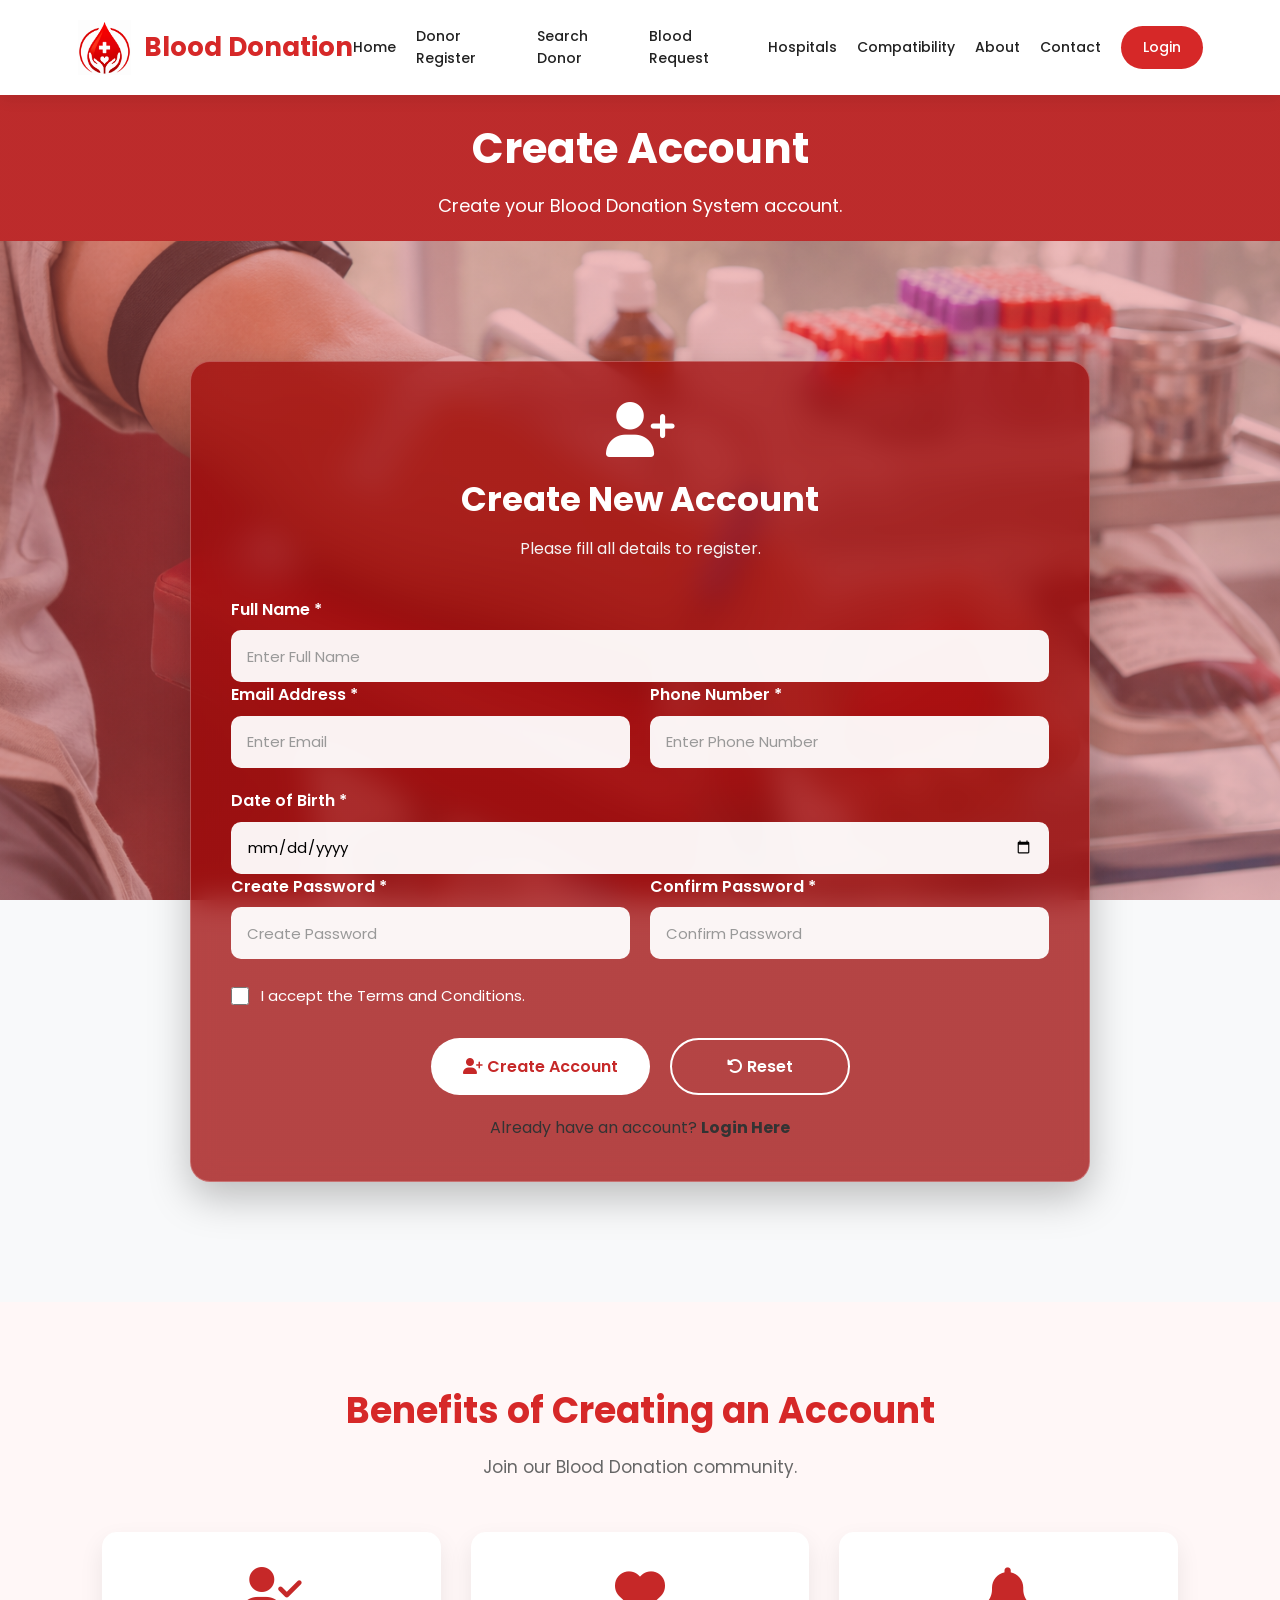
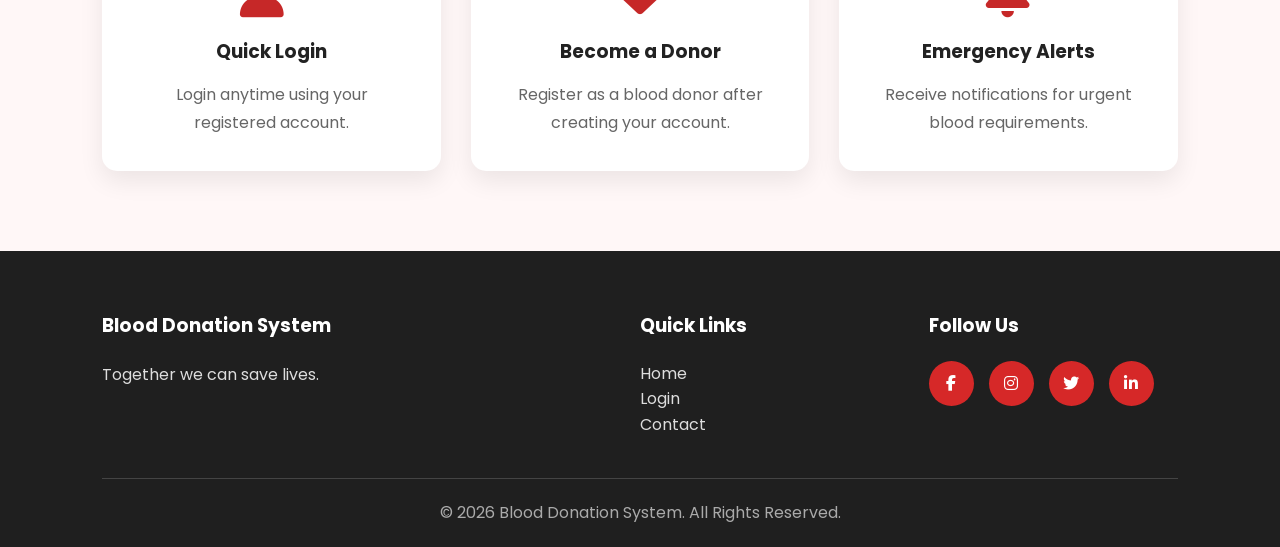
<file: reg.html>
<!DOCTYPE html>
<html lang="en">

<head>

<meta charset="UTF-8">
<meta name="viewport" content="width=device-width, initial-scale=1.0">

<title>Create Account | Blood Donation System</title>
<link rel="icon" type="image/png" href="images/icon.png">     
<link rel="stylesheet" href="css/style.css">
<link rel="stylesheet" href="css/forms.css">
<link rel="stylesheet" href="css/animation.css">
<link rel="stylesheet" href="css/responsive.css">

<link rel="stylesheet"
href="https://cdnjs.cloudflare.com/ajax/libs/font-awesome/6.5.2/css/all.min.css">

</head>

<body>

<!-- ================= HEADER ================= -->

<header class="header">

<div class="logo">

<img src="images/logo.png" alt="Logo">

<h2>Blood Donation</h2>

</div>

<nav class="navbar">

<ul>

<li><a href="index.html">Home</a></li>

<li><a href="register.html">Donor Register</a></li>

<li><a href="search.html">Search Donor</a></li>

<li><a href="request.html">Blood Request</a></li>

<li><a href="hospital.html">Hospitals</a></li>

<li><a href="compatibility.html">Compatibility</a></li>

<li><a href="about.html">About</a></li>

<li><a href="contact.html">Contact</a></li>

<li>

<a href="login.html" class="login-btn">

Login

</a>

</li>

</ul>

</nav>

<div class="menu-toggle">

<i class="fa-solid fa-bars"></i>

</div>

</header>

<!-- ================= PAGE BANNER ================= -->

<section class="page-banner">

<h1>Create Account</h1>

<p>

Create your Blood Donation System account.

</p>

</section>

<!-- ================= REGISTER FORM ================= -->

<section class="register-section">

<div class="form-container">

<div class="form-box">

<div class="form-header">

<i class="fa-solid fa-user-plus"></i>

<h2>Create New Account</h2>

<p>

Please fill all details to register.

</p>

</div>

<form id="registerForm">

<div class="form-group">

<label>Full Name *</label>

<input
type="text"
id="fullName"
placeholder="Enter Full Name"
required>

</div>

<div class="form-row">

<div class="form-group">

<label>Email Address *</label>

<input
type="email"
id="email"
placeholder="Enter Email"
required>

</div>

<div class="form-group">

<label>Phone Number *</label>

<input
type="tel"
id="phone"
maxlength="10"
placeholder="Enter Phone Number"
required>

</div>

</div>

<div class="form-group">

<label>Date of Birth *</label>

<input
type="date"
id="dob"
required>

</div>

<div class="form-row">

<div class="form-group">

<label>Create Password *</label>

<input
type="password"
id="password"
placeholder="Create Password"
required>

</div>

<div class="form-group">

<label>Confirm Password *</label>

<input
type="password"
id="confirmPassword"
placeholder="Confirm Password"
required>

</div>

</div>

<div class="checkbox-group">

    <input 
        type="checkbox" 
        id="agree" 
        required>

    <label for="agree">
        I accept the
        <a href="#" id="termsLink">Terms and Conditions</a>.
    </label>

</div>

<div class="button-group">

<button
type="submit"
class="btn btn-primary">

<i class="fa-solid fa-user-plus"></i>

Create Account

</button>

<button
type="reset"
class="btn btn-secondary">

<i class="fa-solid fa-rotate-left"></i>

Reset

</button>

</div>

<div style="text-align:center;margin-top:20px;">

Already have an account?

<a href="login.html">

<b>Login Here</b>

</a>

</div>

</form>

</div>

</div>

  <!-- ================= TERMS DIALOG ================= -->

<div class="terms-overlay" id="termsOverlay">

    <div class="terms-dialog">

        <div class="terms-header">
            <h2>Terms and Conditions</h2>

            <button type="button" id="closeTerms">
                <i class="fa-solid fa-xmark"></i>
            </button>
        </div>

        <div class="terms-content">

            <h3>1. Account Registration</h3>
            <p>
                Users must provide accurate and complete information
                when creating an account.
            </p>

            <h3>2. Donor Information</h3>
            <p>
                Donors must provide correct personal and contact
                information.
            </p>

            <h3>3. Blood Donation</h3>
            <p>
                Blood donation should be performed according to
                applicable medical and safety guidelines.
            </p>

            <h3>4. Information Accuracy</h3>
            <p>
                Users are responsible for providing accurate information.
            </p>

            <h3>5. Privacy</h3>
            <p>
                User information should be handled responsibly and used
                only for the Blood Donation System.
            </p>

            <h3>6. User Responsibility</h3>
            <p>
                Users must not provide false information or misuse
                the Blood Donation System.
            </p>

            <h3>7. Acceptance</h3>
            <p>
                By creating an account, the user confirms that they have
                read and accepted these Terms and Conditions.
            </p>

        </div>

        <div class="terms-footer">

            <button type="button" class="btn btn-primary" id="acceptTerms">
                <i class="fa-solid fa-check"></i>
                Accept
            </button>

            <button type="button" class="btn btn-secondary" id="closeTermsBtn">
                Close
            </button>

        </div>

    </div>

</div>
  
</section>

<!-- ================= BENEFITS ================= -->

<section class="benefits">

<div class="section-title">

<h2>Benefits of Creating an Account</h2>

<p>

Join our Blood Donation community.

</p>

</div>

<div class="benefit-container">

<div class="benefit-card">

<i class="fa-solid fa-user-check"></i>

<h3>Quick Login</h3>

<p>

Login anytime using your registered account.

</p>

</div>

<div class="benefit-card">

<i class="fa-solid fa-heart"></i>

<h3>Become a Donor</h3>

<p>

Register as a blood donor after creating your account.

</p>

</div>

<div class="benefit-card">

<i class="fa-solid fa-bell"></i>

<h3>Emergency Alerts</h3>

<p>

Receive notifications for urgent blood requirements.

</p>

</div>

</div>

</section>

<!-- ================= FOOTER ================= -->

<footer class="footer">

<div class="footer-container">

<div>

<h3>Blood Donation System</h3>

<p>

Together we can save lives.

</p>

</div>

<div>

<h3>Quick Links</h3>

<ul>

<li><a href="index.html">Home</a></li>

<li><a href="login.html">Login</a></li>

<li><a href="contact.html">Contact</a></li>

</ul>

</div>

<div>

<h3>Follow Us</h3>

<div class="social-icons">

<a href="#"><i class="fab fa-facebook-f"></i></a>

<a href="#"><i class="fab fa-instagram"></i></a>

<a href="#"><i class="fab fa-twitter"></i></a>

<a href="#"><i class="fab fa-linkedin-in"></i></a>

</div>

</div>

</div>

<hr>

<p class="copyright">

© 2026 Blood Donation System. All Rights Reserved.

</p>

</footer>

<script src="js/app.js"></script>
<script src="js/reg.js"></script>

</body>
</html>
</file>
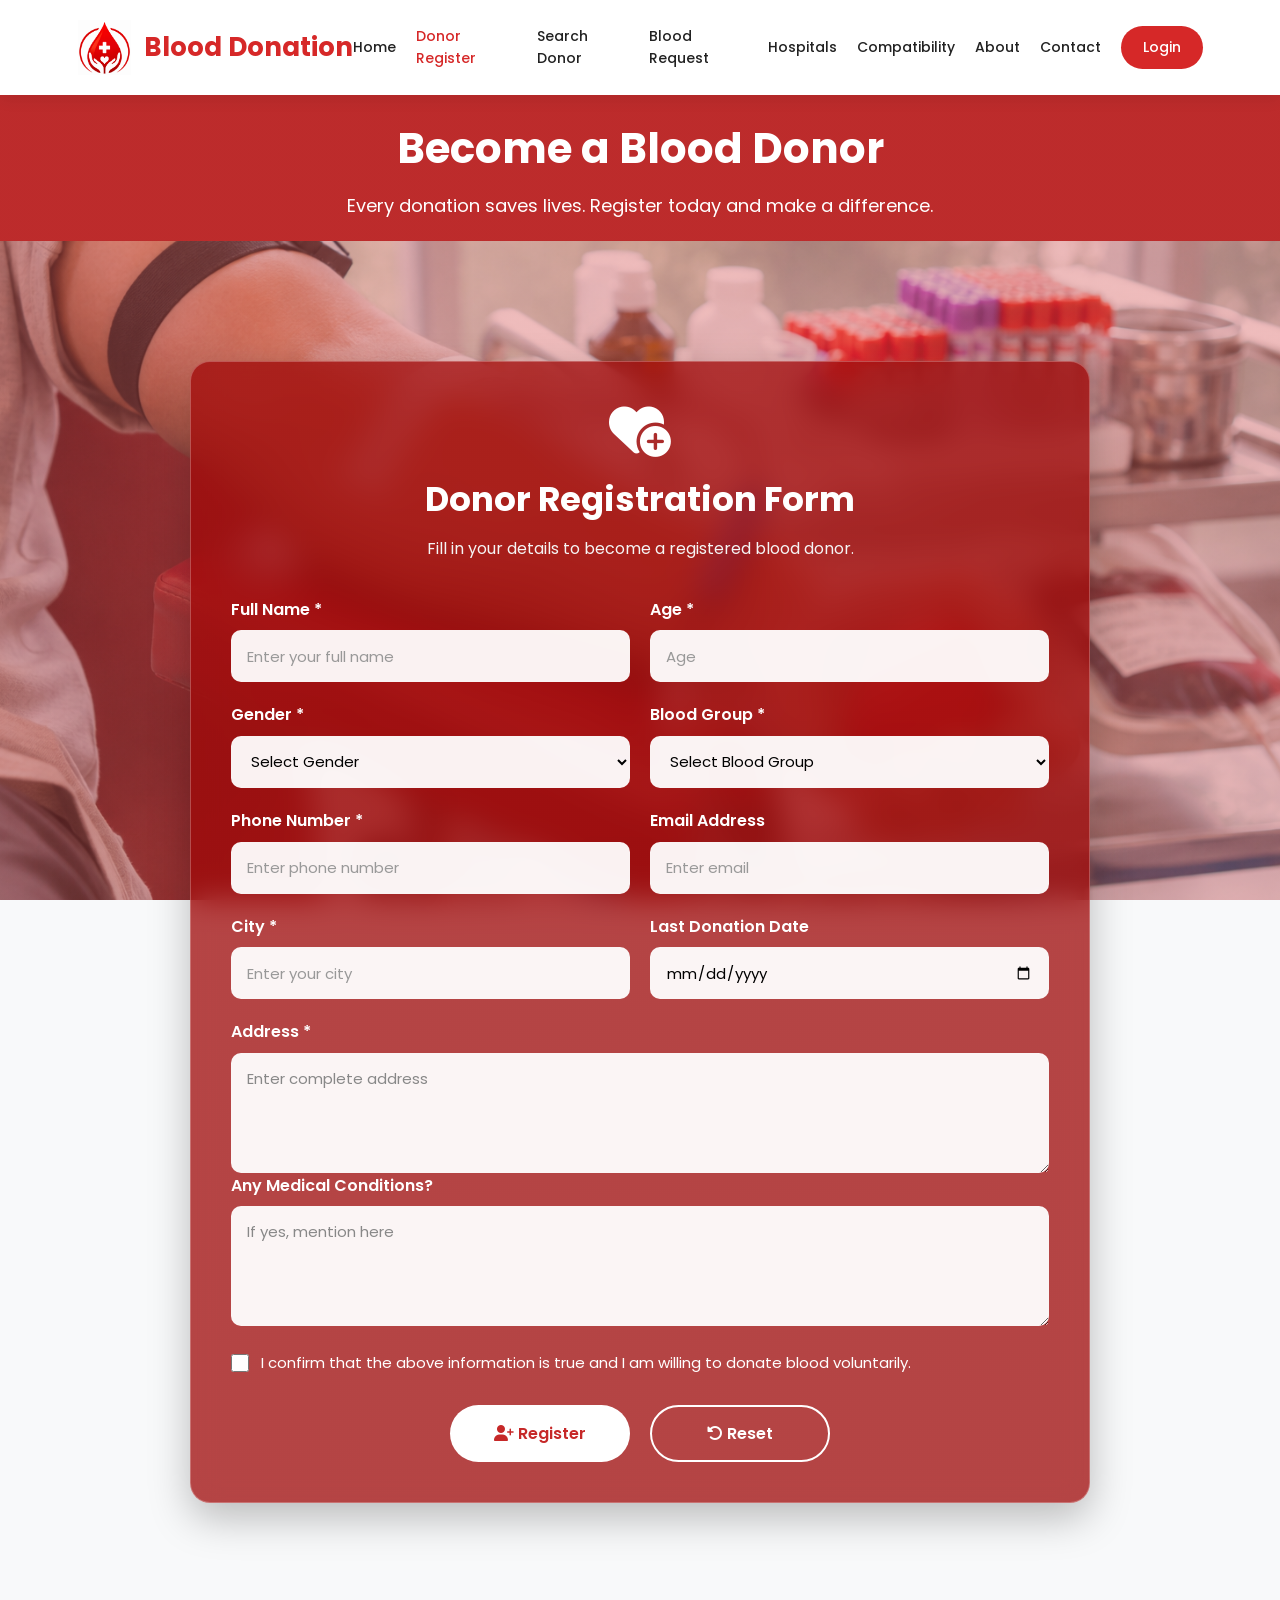
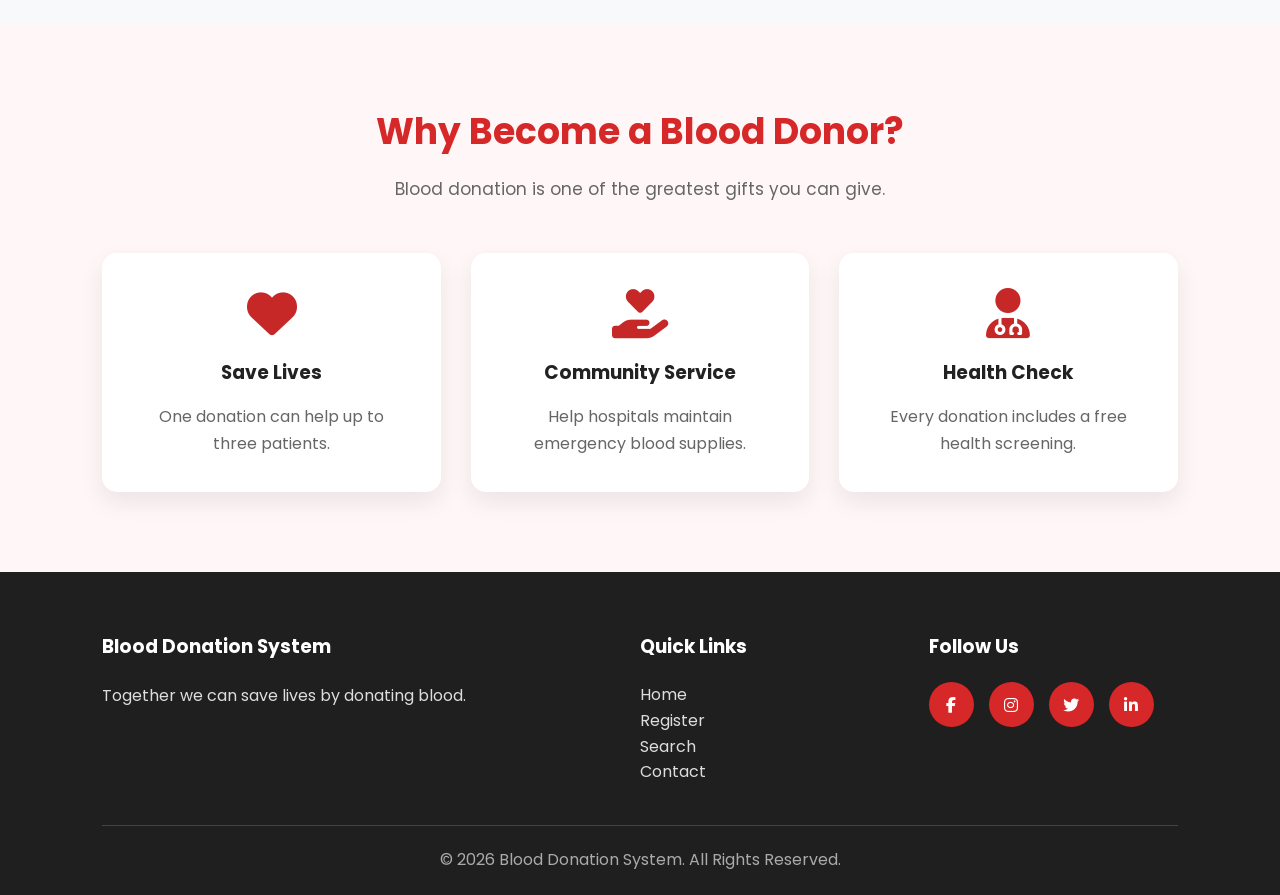
<file: register.html>
<!DOCTYPE html>
<html lang="en">

<head>

    <meta charset="UTF-8">

    <meta name="viewport" content="width=device-width, initial-scale=1.0">

    <title>Donor Registration | Blood Donation System</title>
    <link rel="icon" type="image/png" href="images/icon.png">     
    <link rel="stylesheet" href="css/style.css">
    <link rel="stylesheet" href="css/forms.css">
    <link rel="stylesheet" href="css/animation.css">
    <link rel="stylesheet" href="css/responsive.css">

    <link rel="stylesheet"
        href="https://cdnjs.cloudflare.com/ajax/libs/font-awesome/6.5.2/css/all.min.css">

</head>

<body>

<!-- ================= HEADER ================= -->

<header class="header">

    <div class="logo">

        <img src="images/logo.png" alt="Logo">

        <h2>Blood Donation</h2>

    </div>

    <nav class="navbar">

        <ul>

            <li><a href="index.html">Home</a></li>

            <li>
                <a href="register.html" class="active">
                    Donor Register
                </a>
            </li>

            <li><a href="search.html">Search Donor</a></li>

            <li><a href="request.html">Blood Request</a></li>

            <li><a href="hospital.html">Hospitals</a></li>

            <li><a href="compatibility.html">Compatibility</a></li>

            <li><a href="about.html">About</a></li>

            <li><a href="contact.html">Contact</a></li>

            <li>
                <a href="login.html" class="login-btn">
                    Login
                </a>
            </li>

        </ul>

    </nav>

    <div class="menu-toggle">

        <i class="fa-solid fa-bars"></i>

    </div>

</header>


<!-- ================= PAGE BANNER ================= -->

<section class="page-banner">

    <h1>Become a Blood Donor</h1>

    <p>
        Every donation saves lives. Register today and make a difference.
    </p>

</section>


<!-- ================= REGISTRATION SECTION ================= -->

<section class="register-section">

    <div class="form-container">

        <div class="form-box">

            <div class="form-header">

                <i class="fa-solid fa-heart-circle-plus"></i>

                <h2>Donor Registration Form</h2>

                <p>
                    Fill in your details to become a registered blood donor.
                </p>

            </div>


            <!-- IMPORTANT: novalidate -->

            <form id="donorForm" novalidate>


                <!-- ROW 1 -->

                <div class="form-row">

                    <div class="form-group">

                        <label for="fullname">
                            Full Name *
                        </label>

                        <input
                            type="text"
                            id="fullname"
                            placeholder="Enter your full name"
                            required>

                    </div>


                    <div class="form-group">

                        <label for="age">
                            Age *
                        </label>

                        <input
                            type="number"
                            id="age"
                            min="18"
                            max="65"
                            placeholder="Age"
                            required>

                    </div>

                </div>


                <!-- ROW 2 -->

                <div class="form-row">

                    <div class="form-group">

                        <label>
                            Gender *
                        </label>

                        <select id="gender" required>

                            <option value="">
                                Select Gender
                            </option>

                            <option value="Male">
                                Male
                            </option>

                            <option value="Female">
                                Female
                            </option>

                            <option value="Other">
                                Other
                            </option>

                        </select>

                    </div>


                    <div class="form-group">

                        <label>
                            Blood Group *
                        </label>

                        <select id="bloodGroup" required>

                            <option value="">
                                Select Blood Group
                            </option>

                            <option value="A+">A+</option>

                            <option value="A-">A-</option>

                            <option value="B+">B+</option>

                            <option value="B-">B-</option>

                            <option value="AB+">AB+</option>

                            <option value="AB-">AB-</option>

                            <option value="O+">O+</option>

                            <option value="O-">O-</option>

                        </select>

                    </div>

                </div>


                <!-- ROW 3 -->

                <div class="form-row">

                    <div class="form-group">

                        <label>
                            Phone Number *
                        </label>

                        <input
                            type="tel"
                            id="phone"
                            placeholder="Enter phone number"
                            required>

                    </div>


                    <div class="form-group">

                        <label>
                            Email Address
                        </label>

                        <input
                            type="email"
                            id="email"
                            placeholder="Enter email">

                    </div>

                </div>


                <!-- ROW 4 -->

                <div class="form-row">

                    <div class="form-group">

                        <label>
                            City *
                        </label>

                        <input
                            type="text"
                            id="city"
                            placeholder="Enter your city"
                            required>

                    </div>


                    <div class="form-group">

                        <label>
                            Last Donation Date
                        </label>

                        <input
                            type="date"
                            id="date">

                    </div>

                </div>


                <!-- ADDRESS -->

                <div class="form-group">

                    <label>
                        Address *
                    </label>

                    <textarea
                        rows="4"
                        id="address"
                        placeholder="Enter complete address"
                        required></textarea>

                </div>


                <!-- MEDICAL INFORMATION -->

                <div class="form-group">

                    <label>
                        Any Medical Conditions?
                    </label>

                    <textarea
                        rows="3"
                        id="medical"
                        placeholder="If yes, mention here"></textarea>

                </div>


                <!-- CHECKBOX -->

                <div class="checkbox-group">

                    <input
                        type="checkbox"
                        id="agree">

                    <label for="agree">

                        I confirm that the above information is true and I am willing to donate blood voluntarily.

                    </label>

                </div>


                <!-- BUTTONS -->

                <div class="button-group">

                    <button
                        type="submit"
                        class="btn btn-primary">

                        <i class="fa-solid fa-user-plus"></i>

                        Register

                    </button>


                    <button
                        type="reset"
                        class="btn btn-secondary">

                        <i class="fa-solid fa-rotate-left"></i>

                        Reset

                    </button>

                </div>

            </form>

        </div>

    </div>

</section>


<!-- ================= BENEFITS ================= -->

<section class="benefits">

    <div class="section-title">

        <h2>Why Become a Blood Donor?</h2>

        <p>
            Blood donation is one of the greatest gifts you can give.
        </p>

    </div>


    <div class="benefit-container">

        <div class="benefit-card">

            <i class="fa-solid fa-heart"></i>

            <h3>Save Lives</h3>

            <p>
                One donation can help up to three patients.
            </p>

        </div>


        <div class="benefit-card">

            <i class="fa-solid fa-hand-holding-heart"></i>

            <h3>Community Service</h3>

            <p>
                Help hospitals maintain emergency blood supplies.
            </p>

        </div>


        <div class="benefit-card">

            <i class="fa-solid fa-user-doctor"></i>

            <h3>Health Check</h3>

            <p>
                Every donation includes a free health screening.
            </p>

        </div>

    </div>

</section>


<!-- ================= FOOTER ================= -->

<footer class="footer">

    <div class="footer-container">

        <div>

            <h3>Blood Donation System</h3>

            <p>
                Together we can save lives by donating blood.
            </p>

        </div>


        <div>

            <h3>Quick Links</h3>

            <ul>

                <li>
                    <a href="index.html">Home</a>
                </li>

                <li>
                    <a href="register.html">Register</a>
                </li>

                <li>
                    <a href="search.html">Search</a>
                </li>

                <li>
                    <a href="contact.html">Contact</a>
                </li>

            </ul>

        </div>


        <div>

            <h3>Follow Us</h3>

            <div class="social-icons">

                <a href="#">
                    <i class="fab fa-facebook-f"></i>
                </a>

                <a href="#">
                    <i class="fab fa-instagram"></i>
                </a>

                <a href="#">
                    <i class="fab fa-twitter"></i>
                </a>

                <a href="#">
                    <i class="fab fa-linkedin-in"></i>
                </a>

            </div>

        </div>

    </div>

    <hr>

    <p class="copyright">

        © 2026 Blood Donation System. All Rights Reserved.

    </p>

</footer>


<!-- JAVASCRIPT -->

<script src="js/app.js"></script>

<script src="js/register.js"></script>

</body>

</html>
</file>
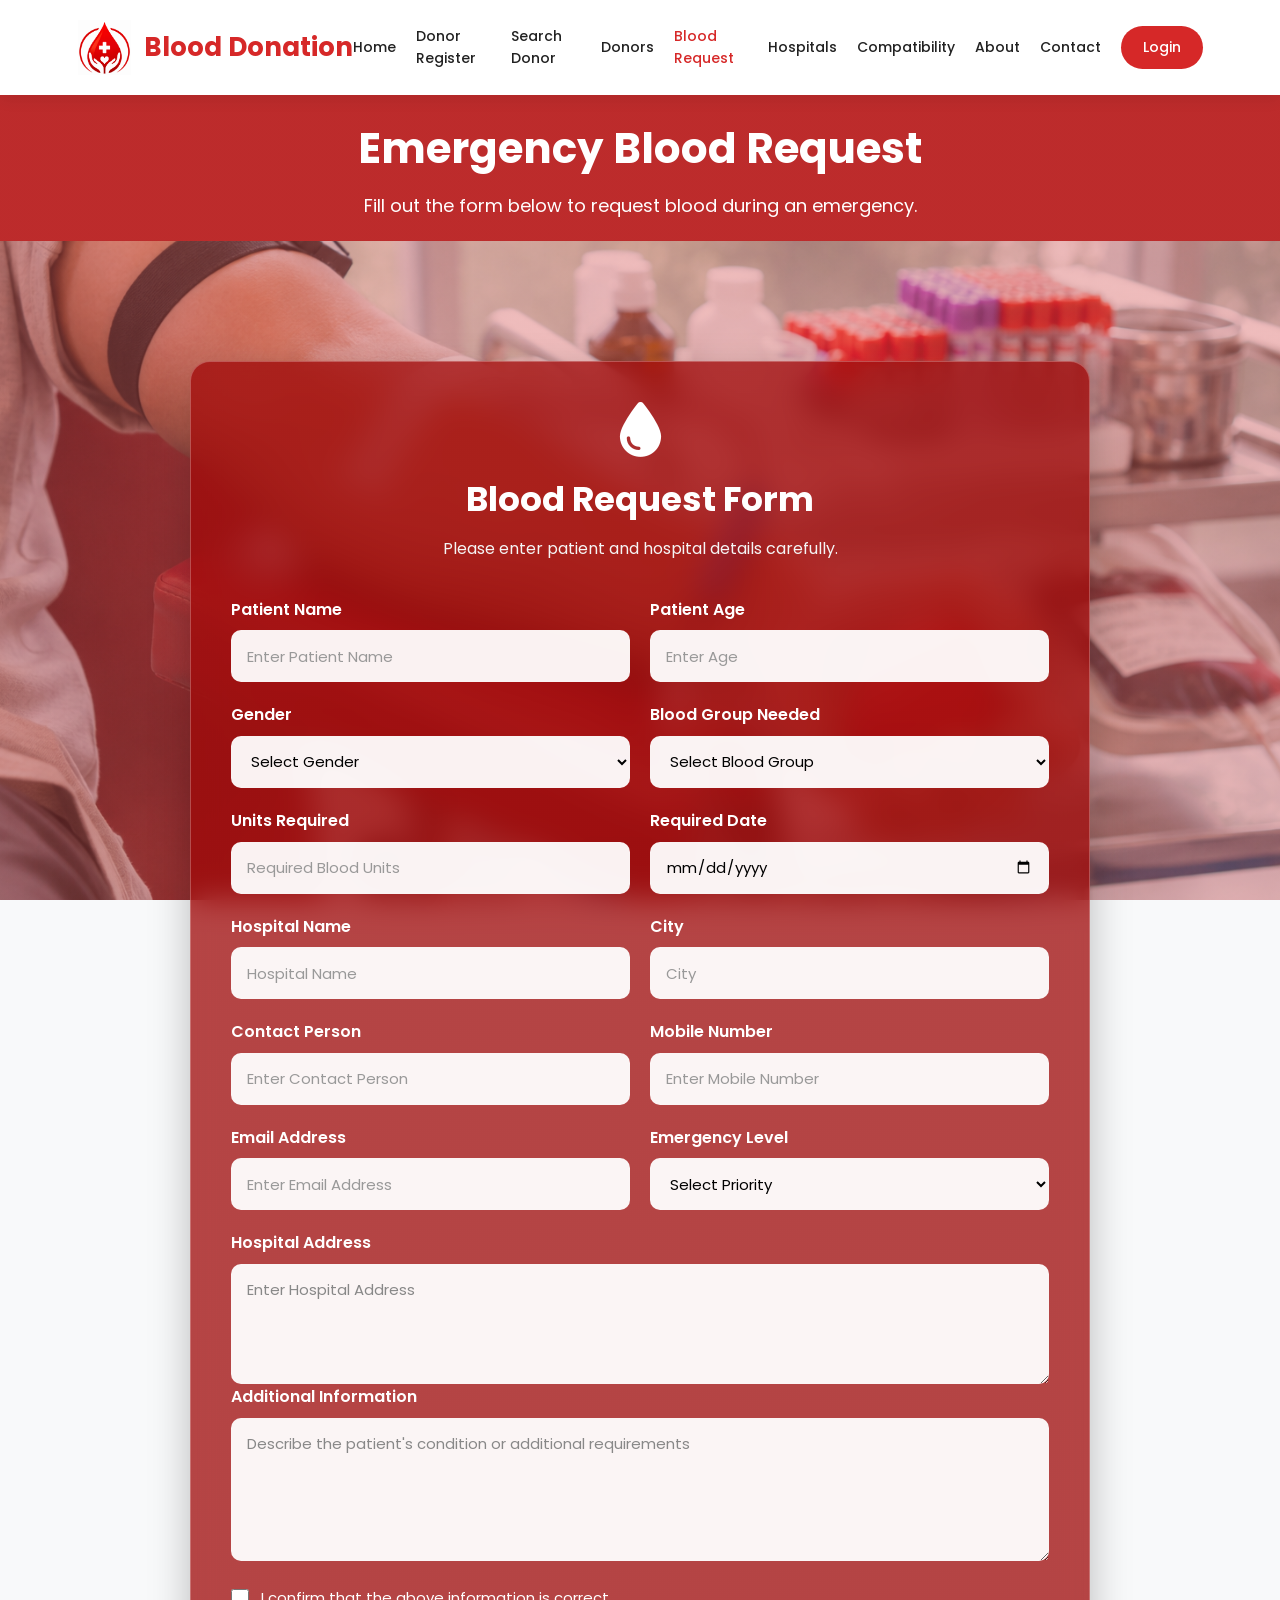
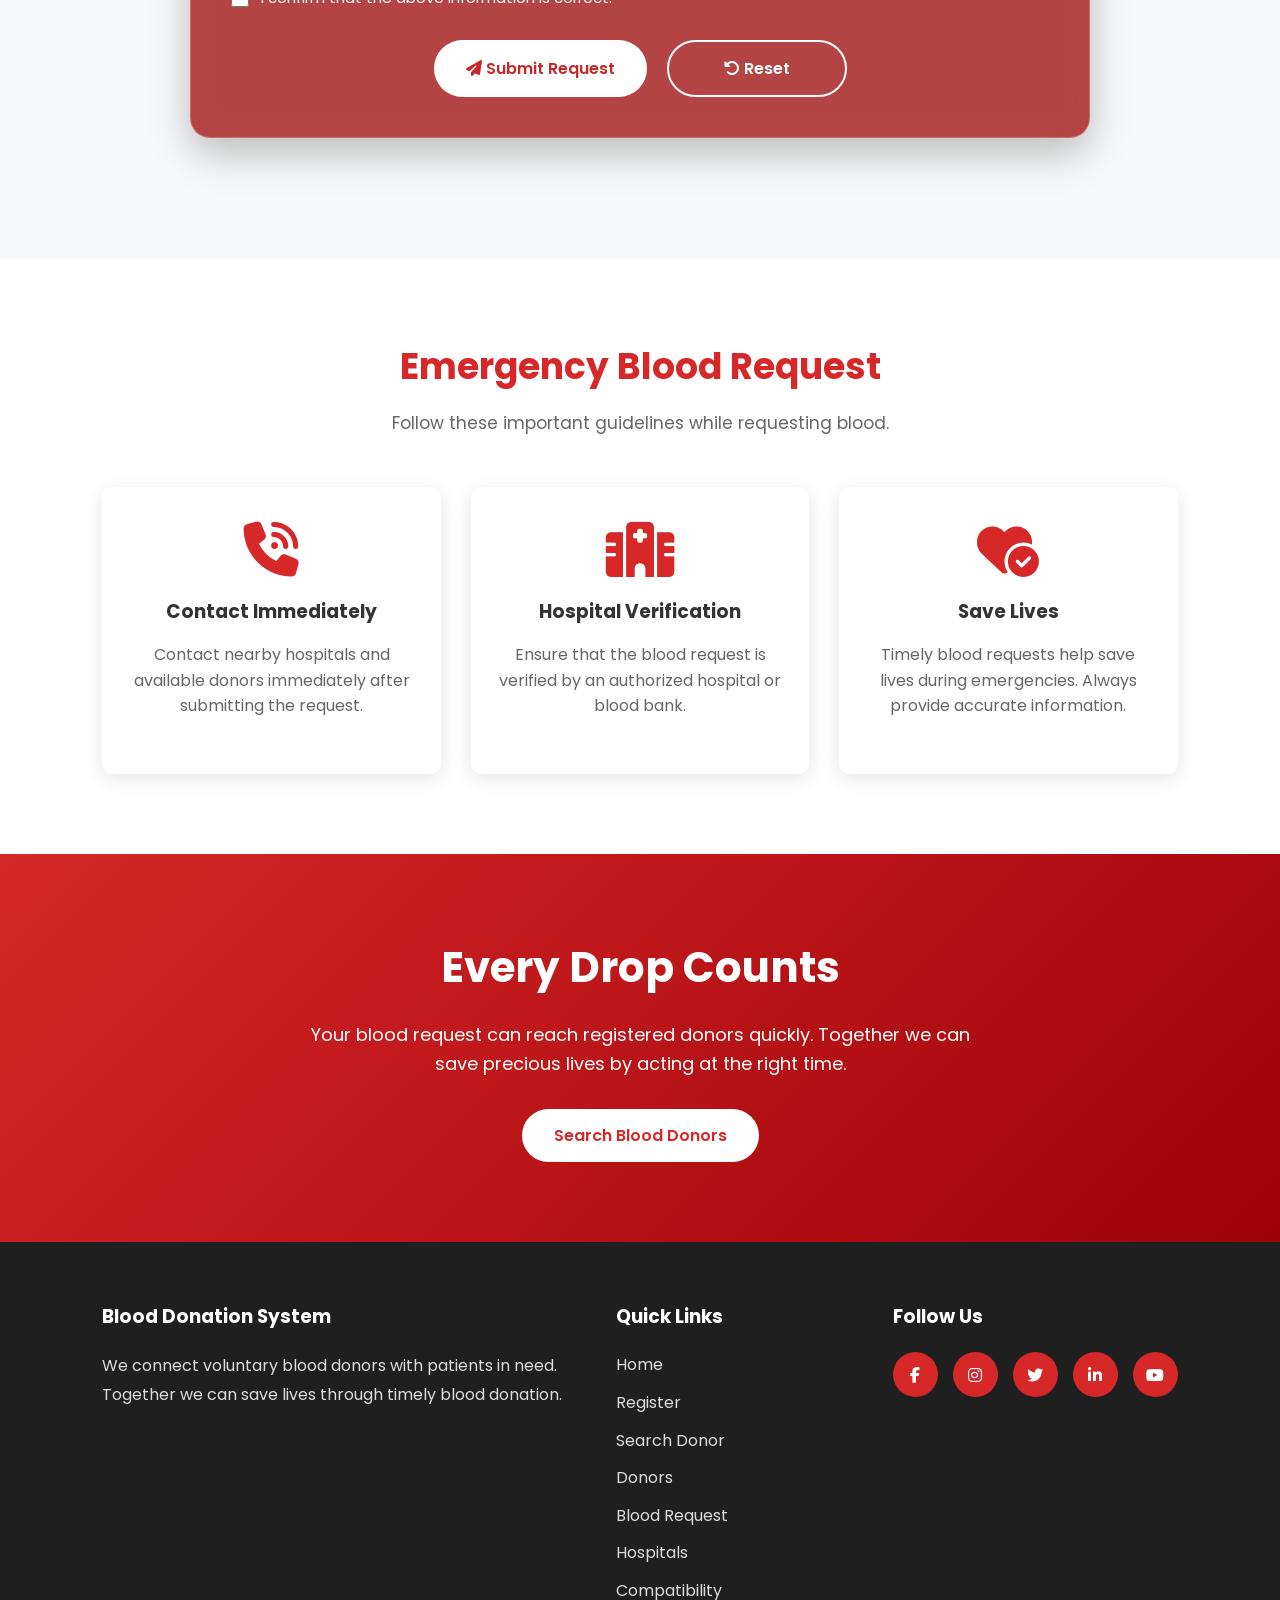
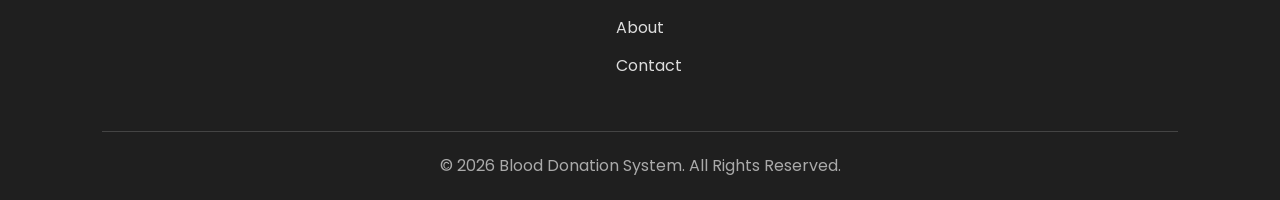
<file: request.html>
<!DOCTYPE html>
<html lang="en">

<head>

    <meta charset="UTF-8">

    <meta name="viewport"
          content="width=device-width, initial-scale=1.0">

    <title>Blood Request | Blood Donation System</title>
    <link rel="icon" type="image/png" href="images/icon.png">     
    <!-- CSS -->

    <link rel="stylesheet" href="css/style.css">

    <link rel="stylesheet" href="css/forms.css">

    <link rel="stylesheet" href="css/responsive.css">

    <link rel="stylesheet" href="css/animation.css">

    <!-- Font Awesome -->

    <link rel="stylesheet"
    href="https://cdnjs.cloudflare.com/ajax/libs/font-awesome/6.5.2/css/all.min.css">

</head>

<body>

<!-- ================= HEADER ================= -->

<header class="header">

    <div class="logo">

        <img src="images/logo.png" alt="Logo">

        <h2>Blood Donation</h2>

    </div>

    <nav class="navbar">

        <ul>

            <li><a href="index.html">Home</a></li>

            <li><a href="register.html">Donor Register</a></li>

            <li><a href="search.html">Search Donor</a></li>

            <li><a href="donors.html">Donors</a></li>

            <li>

                <a href="request.html"
                   class="active">

                    Blood Request

                </a>

            </li>

            <li><a href="hospital.html">Hospitals</a></li>

            <li><a href="compatibility.html">Compatibility</a></li>

            <li><a href="about.html">About</a></li>

            <li><a href="contact.html">Contact</a></li>

            <li>

                <a href="login.html"
                   class="login-btn">

                    Login

                </a>

            </li>

        </ul>

    </nav>

    <div class="menu-toggle">

        <i class="fa-solid fa-bars"></i>

    </div>

</header>

<!-- ================= PAGE BANNER ================= -->

<section class="page-banner">

    <h1>

        Emergency Blood Request

    </h1>

    <p>

        Fill out the form below to request blood during an emergency.

    </p>

</section>

<!-- ================= REQUEST FORM ================= -->

<section class="register-section">

<div class="form-container">

<div class="form-box">

<div class="form-header">

<i class="fa-solid fa-droplet"></i>

<h2>

Blood Request Form

</h2>

<p>

Please enter patient and hospital details carefully.

</p>

</div>

<form id="requestForm">

<!-- Patient Details -->

<div class="form-row">

<div class="form-group">

<label>

Patient Name

</label>

<input
type="text"
id="patientName"
placeholder="Enter Patient Name"
required>

</div>

<div class="form-group">

<label>

Patient Age

</label>

<input
type="number"
id="patientAge"
placeholder="Enter Age"
required>

</div>

</div>

<div class="form-row">

<div class="form-group">

<label>

Gender

</label>

<select id="gender" required>

<option value="">

Select Gender

</option>

<option>

Male

</option>

<option>

Female

</option>

<option>

Other

</option>

</select>

</div>

<div class="form-group">

<label>

Blood Group Needed

</label>

<select id="bloodGroup" required>

<option value="">

Select Blood Group

</option>

<option>A+</option>
<option>A-</option>
<option>B+</option>
<option>B-</option>
<option>AB+</option>
<option>AB-</option>
<option>O+</option>
<option>O-</option>

</select>

</div>

</div>

<div class="form-row">

<div class="form-group">

<label>

Units Required

</label>

<input
type="number"
id="units"
min="1" max="10"
placeholder="Required Blood Units"
required>

</div>

<div class="form-group">

<label>

Required Date

</label>

<input
type="date"
id="requiredDate"
required>

</div>

</div>

<div class="form-row">

<div class="form-group">

<label>

Hospital Name

</label>

<input
type="text"
id="hospital"
placeholder="Hospital Name"
required>

</div>

<div class="form-group">

<label>

City

</label>

<input
type="text"
id="city"
placeholder="City"
required>

</div>

</div>
<div class="form-row">

    <div class="form-group">

        <label>

            Contact Person

        </label>

        <input
        type="tel"
        id="contactPerson"
        placeholder="Enter Contact Person"
        required>

    </div>

    <div class="form-group">

        <label>

            Mobile Number

        </label>

        <input
        type="tel"
        id="phone"
        placeholder="Enter Mobile Number"
        required>

    </div>

</div>

<div class="form-row">

    <div class="form-group">

        <label>

            Email Address

        </label>

        <input
        type="email"
        id="email"
        placeholder="Enter Email Address" required>

    </div>

    <div class="form-group">

        <label>

            Emergency Level

        </label>

        <select
        id="priority"
        required>

            <option value="">

                Select Priority

            </option>

            <option>

                Normal

            </option>

            <option>

                Urgent

            </option>

            <option>

                Critical

            </option>

        </select>

    </div>

</div>

<div class="form-group">

    <label>

        Hospital Address

    </label>

    <textarea
    id="address"
    rows="4"
    placeholder="Enter Hospital Address"
    required></textarea>

</div>

<div class="form-group">

    <label>

        Additional Information

    </label>

    <textarea
    id="message"
    rows="5"
    placeholder="Describe the patient's condition or additional requirements"></textarea>

</div>

<div class="checkbox-group">

                    <input
                        type="checkbox"
                        id="agree"
                        required>

                    <label for="agree">

                         I confirm that the above information is correct.
       
    </label>

</div>

<div class="button-group">

    <button
    type="submit"
    class="btn btn-primary">

        <i class="fa-solid fa-paper-plane"></i>

        Submit Request

    </button>

    <button
    type="reset"
    class="btn btn-secondary">

        <i class="fa-solid fa-rotate-left"></i>

        Reset

    </button>

</div>

</form>

</div>

</div>

</section>

<!-- ================= EMERGENCY INFORMATION ================= -->

<section class="services">

    <div class="section-title">

        <h2>

            Emergency Blood Request

        </h2>

        <p>

            Follow these important guidelines while requesting blood.

        </p>

    </div>

    <div class="service-container">

        <div class="service-card">

            <i class="fa-solid fa-phone-volume"></i>

            <h3>

                Contact Immediately

            </h3>

            <p>

                Contact nearby hospitals and available donors immediately
                after submitting the request.

            </p>

        </div>

        <div class="service-card">

            <i class="fa-solid fa-hospital"></i>

            <h3>

                Hospital Verification

            </h3>

            <p>

                Ensure that the blood request is verified by an authorized
                hospital or blood bank.

            </p>

        </div>

        <div class="service-card">

            <i class="fa-solid fa-heart-circle-check"></i>

            <h3>

                Save Lives

            </h3>

            <p>

                Timely blood requests help save lives during emergencies.
                Always provide accurate information.

            </p>

        </div>

    </div>

</section>
<!-- ================= CALL TO ACTION ================= -->

<section class="cta">

    <div class="cta-content">

        <h2>

            Every Drop Counts

        </h2>

        <p>

            Your blood request can reach registered donors quickly.
            Together we can save precious lives by acting at the right time.

        </p>

        <a href="search.html"

           class="btn btn-primary">

            Search Blood Donors

        </a>

    </div>

</section>

<!-- ================= FOOTER ================= -->

<footer class="footer">

    <div class="footer-container">

        <!-- About -->

        <div class="footer-about">

            <h3>

                Blood Donation System

            </h3>

            <p>

                We connect voluntary blood donors with patients in need.
                Together we can save lives through timely blood donation.

            </p>

        </div>

        <!-- Quick Links -->

        <div class="footer-links">

            <h3>

                Quick Links

            </h3>

            <ul>

                <li><a href="index.html">Home</a></li>

                <li><a href="register.html">Register</a></li>

                <li><a href="search.html">Search Donor</a></li>

                <li><a href="donors.html">Donors</a></li>

                <li><a href="request.html">Blood Request</a></li>

                <li><a href="hospital.html">Hospitals</a></li>

                <li><a href="compatibility.html">Compatibility</a></li>

                <li><a href="about.html">About</a></li>

                <li><a href="contact.html">Contact</a></li>

            </ul>

        </div>

        <!-- Social Media -->

        <div class="footer-social">

            <h3>

                Follow Us

            </h3>

            <div class="social-icons">

                <a href="#">

                    <i class="fab fa-facebook-f"></i>

                </a>

                <a href="#">

                    <i class="fab fa-instagram"></i>

                </a>

                <a href="#">

                    <i class="fab fa-twitter"></i>

                </a>

                <a href="#">

                    <i class="fab fa-linkedin-in"></i>

                </a>

                <a href="#">

                    <i class="fab fa-youtube"></i>

                </a>

            </div>

        </div>

    </div>

    <hr>

    <p class="copyright">

        © 2026 Blood Donation System. All Rights Reserved.

    </p>

</footer>

<!-- ================= BACK TO TOP BUTTON ================= -->

<button id="topBtn">

    <i class="fa-solid fa-arrow-up"></i>

</button>

<!-- ================= JAVASCRIPT ================= -->

<script src="js/app.js"></script>

<script src="js/request.js"></script>

</body>

</html>
</file>
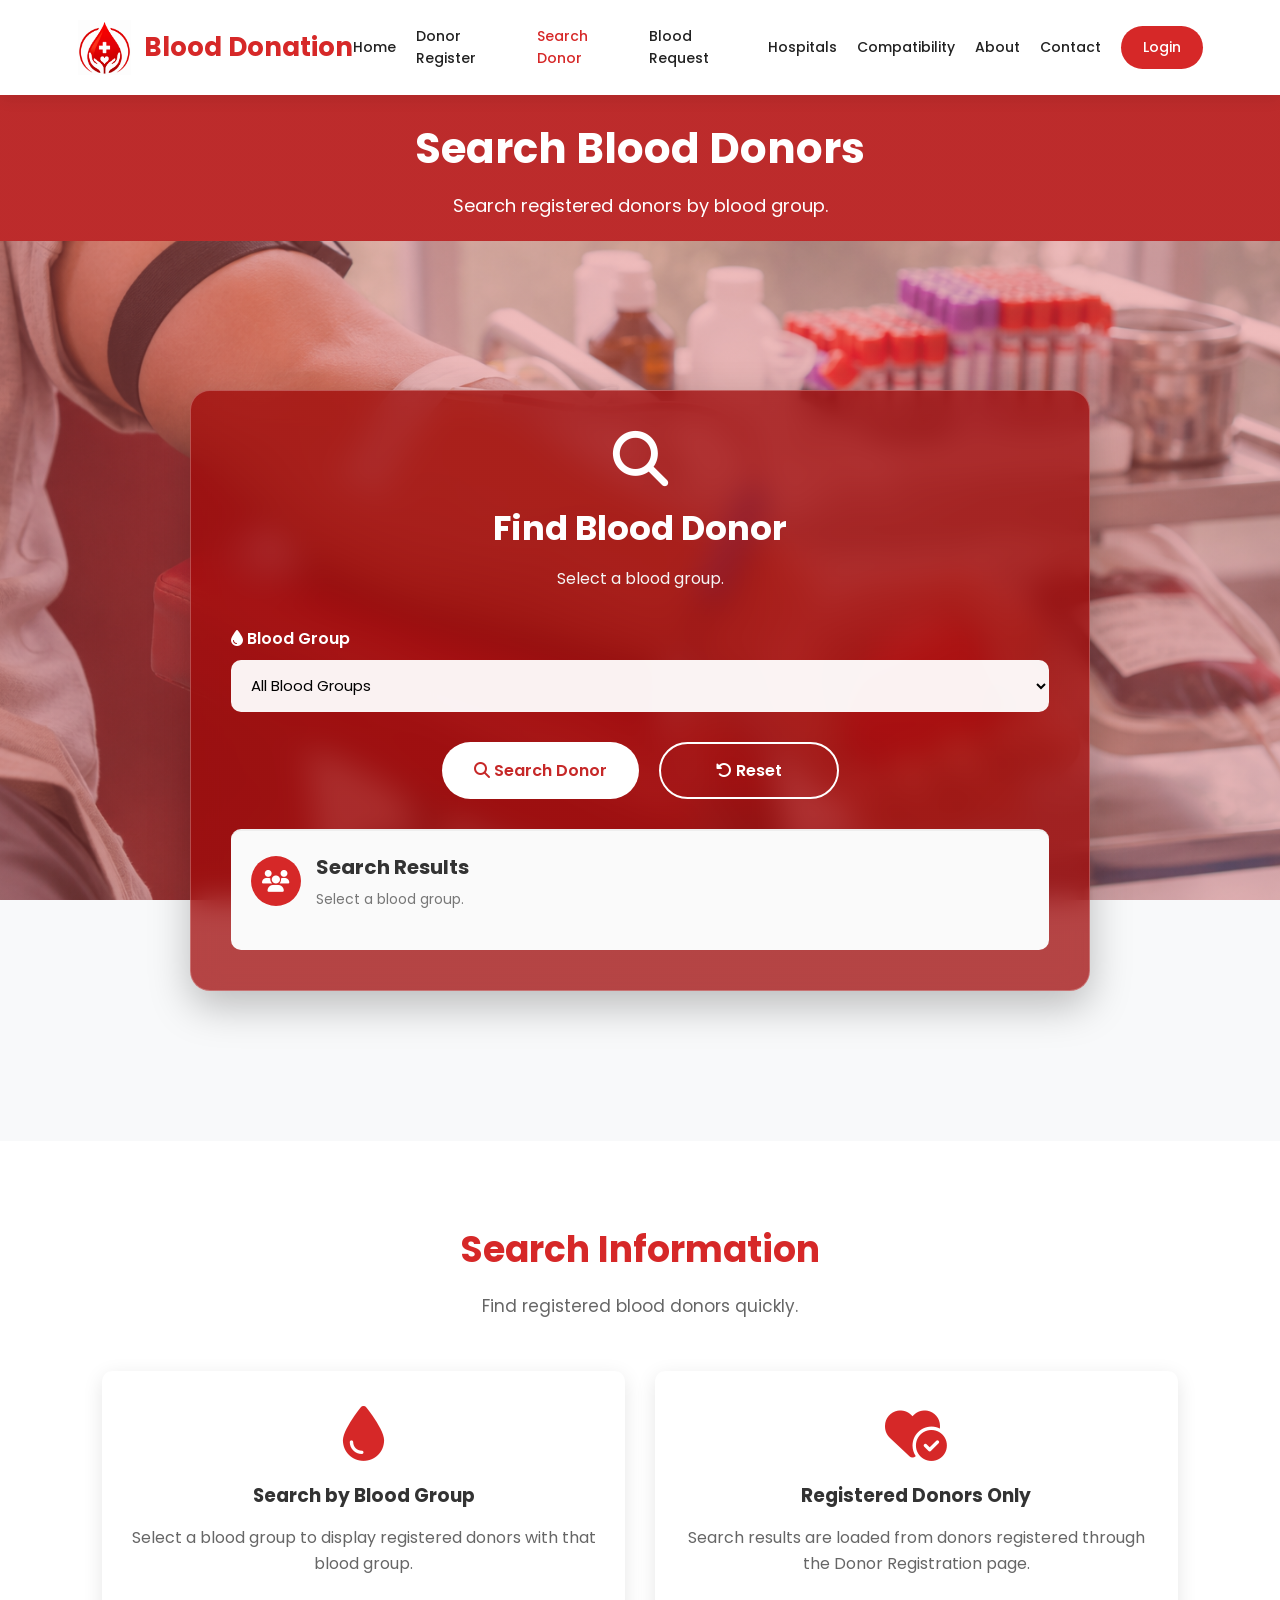
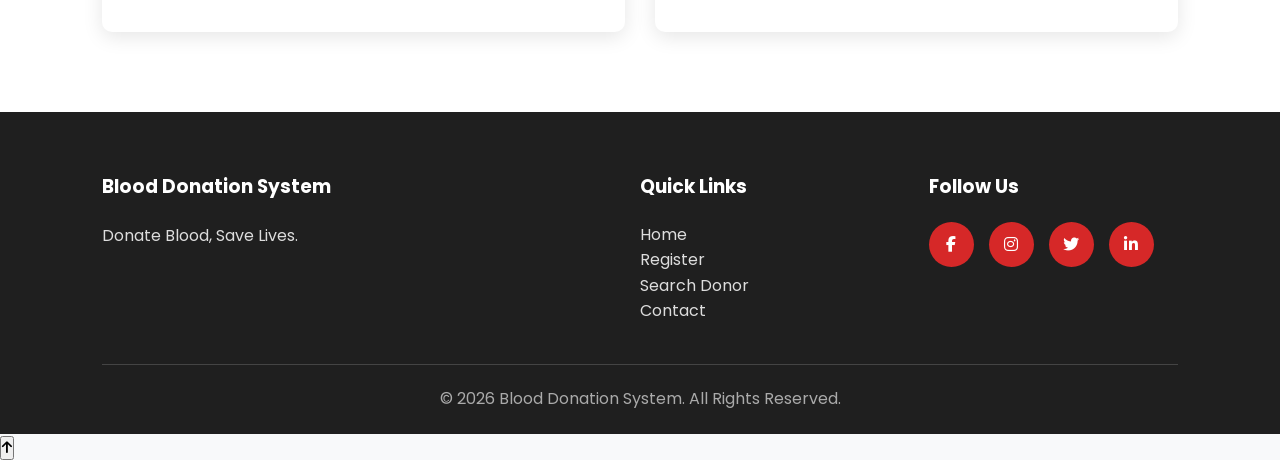
<file: search.html>
<!DOCTYPE html>
<html lang="en">

<head>

    <meta charset="UTF-8">

    <meta name="viewport"
          content="width=device-width, initial-scale=1.0">

    <title>Search Blood Donor | Blood Donation System</title>
    <link rel="icon" type="image/png" href="images/icon.png">     
    <!-- CSS -->

    <link rel="stylesheet" href="css/style.css">
    <link rel="stylesheet" href="css/forms.css">
    <link rel="stylesheet" href="css/animation.css">
    <link rel="stylesheet" href="css/responsive.css">

    <!-- Font Awesome -->

    <link rel="stylesheet"
          href="https://cdnjs.cloudflare.com/ajax/libs/font-awesome/6.5.2/css/all.min.css">

</head>


<body>


<!-- =====================================================
     HEADER
===================================================== -->

<header class="header">

    <div class="logo">

        <img src="images/logo.png" alt="Blood Donation Logo">

        <h2>Blood Donation</h2>

    </div>


    <nav class="navbar">

        <ul>

            <li>
                <a href="index.html">
                    Home
                </a>
            </li>

            <li>
                <a href="register.html">
                    Donor Register
                </a>
            </li>

            <li>
                <a href="search.html" class="active">
                    Search Donor
                </a>
            </li>

            <li>
                <a href="request.html">
                    Blood Request
                </a>
            </li>

            <li>
                <a href="hospital.html">
                    Hospitals
                </a>
            </li>

            <li>
                <a href="compatibility.html">
                    Compatibility
                </a>
            </li>

            <li>
                <a href="about.html">
                    About
                </a>
            </li>

            <li>
                <a href="contact.html">
                    Contact
                </a>
            </li>

            <li>

                <a href="login.html"
                   class="login-btn">

                    Login

                </a>

            </li>

        </ul>

    </nav>


    <div class="menu-toggle">

        <i class="fa-solid fa-bars"></i>

    </div>

</header>



<!-- =====================================================
     PAGE BANNER
===================================================== -->

<section class="page-banner">

    <h1>

        Search Blood Donors

    </h1>

    <p>

        Search registered donors by blood group.

    </p>

</section>



<!-- =====================================================
     SEARCH SECTION
===================================================== -->

<section class="register-section">

    <div class="form-container">

        <div class="form-box">


            <!-- FORM HEADER -->

            <div class="form-header">

                <i class="fa-solid fa-magnifying-glass"></i>

                <h2>

                    Find Blood Donor

                </h2>

                <p>

                    Select a blood group.

                </p>

            </div>



            <!-- SEARCH FORM -->

            <form id="searchForm">


               
                <!-- BLOOD GROUP -->

                <div class="form-group">

                    <label for="bloodGroup">

                        <i class="fa-solid fa-droplet"></i>

                        Blood Group

                    </label>

                    <select id="bloodGroup">

                        <option value="">

                            All Blood Groups

                        </option>

                        <option value="A+">
                            A+
                        </option>

                        <option value="A-">
                            A-
                        </option>

                        <option value="B+">
                            B+
                        </option>

                        <option value="B-">
                            B-
                        </option>

                        <option value="AB+">
                            AB+
                        </option>

                        <option value="AB-">
                            AB-
                        </option>

                        <option value="O+">
                            O+
                        </option>

                        <option value="O-">
                            O-
                        </option>

                    </select>

                </div>



                <!-- BUTTONS -->

                <div class="button-group">

                    <button
                        type="submit"
                        class="btn btn-primary">

                        <i class="fa-solid fa-search"></i>

                        Search Donor

                    </button>


                    <button
                        type="reset"
                        class="btn btn-secondary">

                        <i class="fa-solid fa-rotate-left"></i>

                        Reset

                    </button>

                </div>

                <!-- ================= SEARCH RESULTS INSIDE FORM ================= -->

<div class="search-results-box">

    <div class="search-results-header">

        <i class="fa-solid fa-users"></i>

        <div>
            <h3>Search Results</h3>

            <p id="resultMessage">
                Select a blood group.
            </p>
        </div>

    </div>


    <!-- NO RESULTS -->

    <div id="noResults" class="no-results">

        <i class="fa-solid fa-user-slash"></i>

        <h3>No Donor Found</h3>

        <p>
            No registered donor matches your search.
        </p>

    </div>


    <!-- DONOR RESULTS -->

    <div id="donorResults" class="donor-results">

        <!-- search.js inserts donor cards here -->

    </div>

</div>
            </form>

        </div>

    </div>

</section>


<!-- =====================================================
     SEARCH INFORMATION
===================================================== -->

<section class="services">

    <div class="section-title">

        <h2>

            Search Information

        </h2>

        <p>

            Find registered blood donors quickly.

        </p>

    </div>


    <div class="service-container">


        <div class="service-card">

            <i class="fa-solid fa-droplet"></i>

            <h3>

                Search by Blood Group

            </h3>

            <p>

                Select a blood group to display
                registered donors with that blood group.

            </p>

        </div>



        <div class="service-card">

            <i class="fa-solid fa-heart-circle-check"></i>

            <h3>

                Registered Donors Only

            </h3>

            <p>

                Search results are loaded from donors
                registered through the Donor Registration page.

            </p>

        </div>


    </div>

</section>



<!-- =====================================================
     FOOTER
===================================================== -->

<footer class="footer">

    <div class="footer-container">


        <div>

            <h3>

                Blood Donation System

            </h3>

            <p>

                Donate Blood, Save Lives.

            </p>

        </div>


        <div>

            <h3>

                Quick Links

            </h3>

            <ul>

                <li>
                    <a href="index.html">
                        Home
                    </a>
                </li>

                <li>
                    <a href="register.html">
                        Register
                    </a>
                </li>

                <li>
                    <a href="search.html">
                        Search Donor
                    </a>
                </li>

                <li>
                    <a href="contact.html">
                        Contact
                    </a>
                </li>

            </ul>

        </div>


        <div>

            <h3>

                Follow Us

            </h3>

            <div class="social-icons">

                <a href="#">
                    <i class="fab fa-facebook-f"></i>
                </a>

                <a href="#">
                    <i class="fab fa-instagram"></i>
                </a>

                <a href="#">
                    <i class="fab fa-twitter"></i>
                </a>

                <a href="#">
                    <i class="fab fa-linkedin-in"></i>
                </a>

            </div>

        </div>


    </div>


    <hr>


    <p class="copyright">

        © 2026 Blood Donation System.
        All Rights Reserved.

    </p>

</footer>



<!-- =====================================================
     BACK TO TOP
===================================================== -->

<button id="backToTop"
        class="back-to-top">

    <i class="fa-solid fa-arrow-up"></i>

</button>



<!-- =====================================================
     JAVASCRIPT
===================================================== -->

<script src="js/app.js"></script>

<script src="js/search.js"></script>


</body>

</html>
</file>
<file: css/style.css>
/* ==========================================
   GOOGLE FONTS
========================================== */

@import url('https://fonts.googleapis.com/css2?family=Poppins:wght@300;400;500;600;700;800&display=swap');

/* ==========================================
   RESET
========================================== */

*{
    margin:0;
    padding:0;
    box-sizing:border-box;
    font-family: "Poppins", "Segoe UI", Arial, sans-serif;
}

html{
    scroll-behavior:smooth;
}

body{
    font-family:'Poppins',sans-serif;
    background:#f8f9fa;
    color:#333;
    line-height:1.6;
}

img{
    max-width:100%;
    display:block;
}

a{
    text-decoration:none;
    color:inherit;
}

ul{
    list-style:none;
}

button,
input,
select,
textarea{
    font-family:inherit;
}

.page-banner{ 
    background:linear-gradient(rgba(182, 21, 21, 0.9),rgba(182,21,21,.9)); 
    color:#fff; 
    text-align:center;
    padding:20px 20px; 
} 
.page-banner h1{
    font-size:42px; 
    margin-bottom:10px; 
} 
.page-banner p{ 
    font-size:18px; 
}

/* ==========================================
   ROOT VARIABLES
========================================== */

:root{

    --primary:#d62828;
    --secondary:#9d0208;
    --white:#ffffff;
    --black:#222222;

    --gray:#666666;
    --light:#f4f4f4;
    --border:#dddddd;

    --success:#28a745;
    --warning:#ffc107;

    --shadow:0 5px 20px rgba(0,0,0,.1);

    --radius:10px;

    --transition:.3s ease;

}

/* ==========================================
   COMMON STYLES
========================================== */

section{

    padding:80px 8%;

}

.container{

    width:100%;
    max-width:1200px;
    margin:auto;

}

.section-title{

    text-align:center;
    margin-bottom:50px;

}

.section-title h2{

    font-size:36px;
    color:var(--primary);
    margin-bottom:15px;

}

.section-title p{

    color:var(--gray);
    font-size:17px;

}

/* ==========================================
   BUTTONS
========================================== */

.btn{

    display:inline-block;
    padding:14px 32px;
    border-radius:30px;
    font-size:16px;
    font-weight:600;
    transition:var(--transition);
    cursor:pointer;

}

.btn-primary{

    background:var(--primary);
    color:var(--white);

}

.btn-primary:hover{

    background:var(--secondary);
    transform:translateY(-3px);

}

.btn-secondary{

    background:var(--white);
    color:var(--primary);
    border:2px solid var(--primary);

}

.btn-secondary:hover{

    background:var(--primary);
    color:var(--white);

}
/* ==========================================
   HEADER
========================================== */

.header{

    width:100%;
    background:#ffffff;

    position:sticky;
    top:0;
    z-index:1000;

    display:flex;
    justify-content:space-between;
    align-items:center;

    padding:15px 6%;

    box-shadow:0 4px 15px rgba(0,0,0,.08);

}

/* ==========================================
   LOGO
========================================== */

.logo{

    display:flex;
    align-items:center;
    gap:12px;

}

.logo img{

    width:55px;
    height:55px;
    object-fit:contain;

}

.logo h2{

    font-size:26px;
    color:var(--primary);
    font-weight:700;
    white-space:nowrap;

}

/* ==========================================
   NAVIGATION
========================================== */

.navbar{

    flex:1;
    display:flex;
    justify-content:flex-end;

}

.navbar ul{

    display:flex;
    align-items:center;
    justify-content:flex-end;

    gap:20px;

}

.navbar ul li{

    list-style:none;

}

.navbar ul li a{

    display:block;

    padding:10px 0;

    color:var(--black);

    font-size:14px;

    font-weight:500;

    transition:var(--transition);

}

.navbar ul li a:hover{

    color:var(--primary);

}

.navbar ul li a.active{

    color:var(--primary);

}

/* ==========================================
   LOGIN BUTTON
========================================== */

.login-btn{

    background:var(--primary);

    color:#fff !important;

    padding:10px 22px !important;

    border-radius:30px;

}

.login-btn:hover{

    background:var(--secondary);

}

/* ==========================================
   MOBILE MENU
========================================== */

.menu-toggle{

    display:none;

    font-size:28px;

    color:var(--primary);

    cursor:pointer;

}


/* ==========================================
   COMMON CARD DESIGN
========================================== */

.card{

    background:var(--white);

    border-radius:var(--radius);

    box-shadow:var(--shadow);

    padding:25px;

    transition:var(--transition);

}

.card:hover{

    transform:translateY(-8px);

}

/* ==========================================
   TEXT COLORS
========================================== */

.text-primary{

    color:var(--primary);

}

.text-center{

    text-align:center;

}

.mt-20{

    margin-top:20px;

}

.mt-40{

    margin-top:40px;

}
/* ==========================================
   HERO SECTION
========================================== */

.hero{

    display:flex;
    justify-content:space-between;
    align-items:center;
    gap:60px;

    min-height:90vh;

    background:linear-gradient(135deg,#fff5f5,#ffeaea);

}

.hero-content{

    flex:1;

}

.hero-content h1{

    font-size:55px;
    color:var(--black);
    line-height:1.2;
    margin-bottom:20px;

}

.hero-content h1 span{

    color:var(--primary);

}

.hero-content p{

    font-size:18px;
    color:var(--gray);
    margin-bottom:35px;

}

.hero-buttons{

    display:flex;
    gap:20px;
    flex-wrap:wrap;

}

.hero-image{

    flex:1;
    text-align:center;

}

.hero-image img{

    width:100%;
    max-width:550px;
    margin:auto;

}

/* ==========================================
   SERVICES
========================================== */

.services{

    background:var(--white);

}

.service-container{

    display:grid;
    grid-template-columns:repeat(auto-fit,minmax(260px,1fr));
    gap:30px;

}

.service-card{

    background:var(--white);
    padding:35px 25px;

    border-radius:var(--radius);

    text-align:center;

    box-shadow:var(--shadow);

    transition:var(--transition);

}

.service-card:hover{

    transform:translateY(-10px);

}

.service-card i{

    font-size:55px;
    color:var(--primary);

    margin-bottom:20px;

}

.service-card h3{

    margin-bottom:15px;

}

.service-card p{

    color:var(--gray);
    margin-bottom:20px;

}

.service-card a{

    color:var(--primary);
    font-weight:600;

}

/* ==========================================
   EMERGENCY SECTION
========================================== */

.emergency{

    background:var(--primary);

    color:var(--white);

    text-align:center;

}

.emergency h2{

    font-size:42px;
    margin-bottom:20px;

}

.emergency p{

    font-size:18px;
    margin-bottom:30px;

}

.emergency .btn-primary{

    background:var(--white);
    color:var(--primary);

}

.emergency .btn-primary:hover{

    background:#f2f2f2;

}

/* ==========================================
   DONATION PROCESS
========================================== */

.process{

    background:#fafafa;

}

.process-container{

    display:grid;
    grid-template-columns:repeat(auto-fit,minmax(230px,1fr));

    gap:30px;

}

.process-card{

    background:var(--white);

    padding:30px;

    text-align:center;

    border-radius:var(--radius);

    box-shadow:var(--shadow);

    position:relative;

    transition:var(--transition);

}

.process-card:hover{

    transform:translateY(-8px);

}

.step-number{

    width:45px;
    height:45px;

    border-radius:50%;

    background:var(--primary);

    color:var(--white);

    display:flex;
    justify-content:center;
    align-items:center;

    font-weight:bold;

    margin:0 auto 20px;

}

.process-card i{

    font-size:45px;

    color:var(--primary);

    margin-bottom:20px;

}

.process-card h3{

    margin-bottom:12px;

}

.process-card p{

    color:var(--gray);

}

/* ==========================================
   BLOOD GROUPS
========================================== */

.blood-groups{

    background:var(--white);

}

.blood-group-container{

    display:grid;

    grid-template-columns:repeat(4,1fr);

    gap:20px;

    margin-top:40px;

}

.blood-card{

    background:var(--primary);

    color:var(--white);

    text-align:center;

    padding:30px;

    font-size:28px;

    font-weight:bold;

    border-radius:50%;

    width:120px;
    height:120px;

    display:flex;
    justify-content:center;
    align-items:center;

    margin:auto;

    transition:var(--transition);

}

.blood-card:hover{

    background:var(--secondary);

    transform:scale(1.08);

}

.compatibility-btn{

    text-align:center;

    margin-top:40px;

}

/* ==========================================
   STATISTICS
========================================== */

.statistics{

    background:#fff8f8;

}

.stats-container{

    display:grid;

    grid-template-columns:repeat(auto-fit,minmax(220px,1fr));

    gap:30px;

}

.stat-card{

    background:var(--white);

    text-align:center;

    padding:35px;

    border-radius:var(--radius);

    box-shadow:var(--shadow);

    transition:var(--transition);

}

.stat-card:hover{

    transform:translateY(-8px);

}

.stat-card i{

    font-size:48px;

    color:var(--primary);

    margin-bottom:18px;

}

.stat-card h3{

    font-size:40px;

    color:var(--primary);

    margin-bottom:10px;

}

.stat-card p{

    color:var(--gray);

}
/* ==========================================
   CALL TO ACTION
========================================== */

.cta{

    background:linear-gradient(135deg,var(--primary),var(--secondary));

    color:var(--white);

    text-align:center;

}

.cta h2{

    font-size:42px;

    margin-bottom:20px;

}

.cta p{

    max-width:700px;

    margin:0 auto 30px;

    font-size:18px;

}

.cta .btn-primary{

    background:var(--white);

    color:var(--primary);

}

.cta .btn-primary:hover{

    background:#f3f3f3;

}

/* ==========================================
   FAQ PREVIEW
========================================== */

.faq-preview{

    background:var(--white);

}

.faq-container{

    display:grid;

    grid-template-columns:repeat(auto-fit,minmax(280px,1fr));

    gap:30px;

}

.faq-card{

    background:#fafafa;

    padding:25px;

    border-radius:var(--radius);

    box-shadow:var(--shadow);

    transition:var(--transition);

}

.faq-card:hover{

    transform:translateY(-8px);

}

.faq-card h3{

    color:var(--primary);

    margin-bottom:15px;

}

.faq-card p{

    color:var(--gray);

}

.faq-button{

    text-align:center;

    margin-top:40px;

}

/* ==========================================
   CONTACT SECTION
========================================== */

.contact-home{

    background:#fff8f8;

}

.contact-container{

    display:grid;

    grid-template-columns:repeat(auto-fit,minmax(250px,1fr));

    gap:30px;

}

.contact-box{

    background:var(--white);

    text-align:center;

    padding:35px;

    border-radius:var(--radius);

    box-shadow:var(--shadow);

    transition:var(--transition);

}

.contact-box:hover{

    transform:translateY(-8px);

}

.contact-box i{

    font-size:45px;

    color:var(--primary);

    margin-bottom:20px;

}

.contact-box h3{

    margin-bottom:10px;

}

.contact-box p{

    color:var(--gray);

}

/* ==========================================
   FOOTER
========================================== */

.footer{

    background:#1f1f1f;

    color:#ddd;

    padding:60px 8% 20px;

}

.footer-container{

    display:grid;

    grid-template-columns:2fr 1fr 1fr;

    gap:40px;

}

.footer h3{

    color:var(--white);

    margin-bottom:20px;

}

.footer p{

    line-height:1.8;

}

.footer-links ul li{

    margin-bottom:12px;

}

.footer-links ul li a{

    color:#ddd;

    transition:var(--transition);

}

.footer-links ul li a:hover{

    color:var(--primary);

    padding-left:6px;

}

.social-icons{

    display:flex;

    gap:15px;

    margin-top:15px;

}

.social-icons a{

    width:45px;

    height:45px;

    border-radius:50%;

    background:var(--primary);

    color:var(--white);

    display:flex;

    justify-content:center;

    align-items:center;

    transition:var(--transition);

}

.social-icons a:hover{

    background:var(--secondary);

    transform:translateY(-5px);

}

.footer hr{

    margin:40px 0 20px;

    border:none;

    border-top:1px solid #444;

}

.footer .copyright{

    text-align:center;

    color:#aaa;

}

/* ==========================================
   UTILITY CLASSES
========================================== */

.text-left{

    text-align:left;

}

.text-right{

    text-align:right;

}

.mb-20{

    margin-bottom:20px;

}

.mb-40{

    margin-bottom:40px;

}

.hidden{

    display:none;

}

/* ==========================================
   CUSTOM SCROLLBAR
========================================== */

::-webkit-scrollbar{

    width:10px;

}

::-webkit-scrollbar-track{

    background:#eeeeee;

}

::-webkit-scrollbar-thumb{

    background:var(--primary);

    border-radius:10px;

}

::-webkit-scrollbar-thumb:hover{

    background:var(--secondary);

}

/* ==========================================
   SELECTION
========================================== */

::selection{

    background:var(--primary);

    color:var(--white);

}

/* ==========================================
   SEARCH FILTER BOX
========================================== */

.form-box{

    max-width:900px;

    margin:40px auto;

    padding:35px;

    background:#ffffff;

    border-radius:15px;

    box-shadow:0 10px 25px rgba(0,0,0,.08);

}

.form-row{

    display:flex;

    gap:25px;

    align-items:end;

    flex-wrap:wrap;

}

.form-group{

    flex:1;

    display:flex;

    flex-direction:column;

}

.form-group label{

    font-size:16px;

    font-weight:600;

    color:#333;

    margin-bottom:10px;

}

.form-group input,

.form-group select{

    width:100%;

    height:52px;

    padding:0 15px;

    border:1px solid #ddd;

    border-radius:8px;

    font-size:15px;

    outline:none;

    background:#fff;

    transition:.3s;

}

.form-group input:focus,

.form-group select:focus{

    border-color:#d62828;

    box-shadow:0 0 8px rgba(214,40,40,.2);

}

.form-group input::placeholder{

    color:#999;

}

.mt-40{

    margin-top:40px;

}

/* =====================================================
   SEARCH RESULTS INSIDE FORM
===================================================== */

.search-results-box {

    margin-top: 30px;

    padding: 20px;

    border-top: 2px solid #eeeeee;

    background: #fafafa;

    border-radius: 10px;

}


/* RESULTS HEADER */

.search-results-header {

    display: flex;

    align-items: center;

    gap: 15px;

    margin-bottom: 20px;

}


.search-results-header > i {

    width: 50px;

    height: 50px;

    display: flex;

    align-items: center;

    justify-content: center;

    background: #d62828;

    color: white;

    border-radius: 50%;

    font-size: 22px;

}


.search-results-header h3 {

    margin: 0 0 5px;

    font-size: 20px;

}


.search-results-header p {

    margin: 0;

    color: #777;

    font-size: 14px;

}


/* =====================================================
   DONOR RESULTS
===================================================== */

.donor-results {

    display: grid;

    grid-template-columns: 1fr;

    gap: 15px;

}


/* =====================================================
   DONOR CARD
===================================================== */

.donor-card {

    background: white;

    border: 1px solid #e5e5e5;

    border-radius: 10px;

    padding: 20px;

    box-shadow: 0 3px 12px rgba(0,0,0,0.08);

}


/* DONOR HEADER */

.donor-header {

    display: flex;

    justify-content: space-between;

    align-items: center;

    gap: 10px;

    padding-bottom: 15px;

    margin-bottom: 15px;

    border-bottom: 1px solid #eeeeee;

}


.donor-header h3 {

    margin: 0;

    font-size: 19px;

    color: #222;

}


.donor-header p {

    margin: 5px 0 0;

    font-size: 12px;

    color: #777;

}


/* BLOOD GROUP */

.blood-badge {

    display: inline-flex;

    align-items: center;

    justify-content: center;

    min-width: 50px;

    height: 45px;

    padding: 0 10px;

    background: #d62828;

    color: white;

    border-radius: 8px;

    font-size: 18px;

    font-weight: bold;

}


/* =====================================================
   DONOR BODY
===================================================== */

.donor-body {

    display: grid;

    grid-template-columns: 1fr 1fr;

    gap: 10px;

}


.donor-body p {

    margin: 0;

    font-size: 14px;

    color: #555;

    line-height: 1.5;

}


.donor-body p i {

    width: 20px;

    color: #d62828;

}


.donor-body strong {

    color: #333;

}


/* =====================================================
   STATUS
===================================================== */

.available {

    color: #198754;

    font-weight: bold;

}


.not-available {

    color: #dc3545;

    font-weight: bold;

}


/* =====================================================
   DONOR FOOTER
===================================================== */

.donor-footer {

    margin-top: 20px;

    padding-top: 15px;

    border-top: 1px solid #eeeeee;

}


.donor-footer .btn {

    display: inline-flex;

    align-items: center;

    gap: 8px;

}


/* =====================================================
   NO RESULTS
===================================================== */

.no-results {

    display: none;

    text-align: center;

    padding: 25px 10px;

}


.no-results i {

    font-size: 45px;

    color: #d62828;

    margin-bottom: 10px;

}


.no-results h3 {

    margin: 5px 0;

}


.no-results p {

    color: #777;

    margin: 0;

}


/* =====================================================
   MOBILE
===================================================== */

@media (max-width: 600px) {

    .search-results-box {

        padding: 15px;

    }


    .donor-body {

        grid-template-columns: 1fr;

    }


    .donor-header {

        align-items: flex-start;

    }

}
/* ==========================================
   MOBILE NAVIGATION (BASE)
========================================== */

@media(max-width:768px){

    .navbar{

        display:none;

    }

    .menu-toggle{

        display:block;

    }

    .footer-container{

        grid-template-columns:1fr;

        text-align:center;

    }

    .social-icons{

        justify-content:center;

    }

}
/* ==========================================
   REG.CSS
========================================== */
/* ==========================================
   TERMS AND CONDITIONS DIALOG
========================================== */

.terms-overlay {
    display: none;
    position: fixed;
    top: 0;
    left: 0;
    width: 100%;
    height: 100%;
    background: rgba(0, 0, 0, 0.6);
    z-index: 9999;

    align-items: center;
    justify-content: center;

    padding: 20px;
}

.terms-overlay.active {
    display: flex;
}

.terms-dialog {
    width: 100%;
    max-width: 600px;
    max-height: 85vh;

    background: #ffffff;
    border-radius: 15px;

    box-shadow: 0 15px 40px rgba(0, 0, 0, 0.3);

    overflow: hidden;

    display: flex;
    flex-direction: column;
}

/* Header */

.terms-header {
    display: flex;
    align-items: center;
    justify-content: space-between;

    padding: 18px 22px;

    background: #d62828;
    color: white;
}

.terms-header h2 {
    margin: 0;
    font-size: 22px;
}

.terms-header button {
    border: none;
    background: transparent;
    color: white;

    font-size: 22px;
    cursor: pointer;
}

/* Content */

.terms-content {
    padding: 25px;
    overflow-y: auto;
}

.terms-content h3 {
    margin-top: 15px;
    margin-bottom: 5px;

    font-size: 17px;
    color: #222;
}

.terms-content h3:first-child {
    margin-top: 0;
}

.terms-content p {
    margin-bottom: 12px;
    color: #555;
    line-height: 1.6;
}

/* Footer */

.terms-footer {
    display: flex;
    justify-content: center;
    gap: 15px;

    padding: 18px 22px;

    border-top: 1px solid #eee;
}

.terms-footer .btn {
    min-width: 120px;
}


/* ==========================================
   MOBILE
========================================== */

@media (max-width: 768px) {

    .terms-overlay {
        padding: 15px;
    }

    .terms-dialog {
        max-height: 90vh;
    }

    .terms-header {
        padding: 15px 18px;
    }

    .terms-header h2 {
        font-size: 19px;
    }

    .terms-content {
        padding: 20px;
    }

    .terms-content h3 {
        font-size: 16px;
    }

    .terms-content p {
        font-size: 14px;
    }

    .terms-footer {
        flex-direction: column;
        padding: 15px;
    }

    .terms-footer .btn {
        width: 100%;
    }
}

/* ==========================================
   END OF STYLE.CSS
========================================== */
</file>
<file: css/home.css>
/* ==========================================
   HOME PAGE STYLES
   File: css/home.css
========================================== */

/* ==========================================
   HERO SECTION
========================================== */

.hero{
    background:linear-gradient(135deg,#fff5f5,#ffecec);
    overflow:hidden;
    position:relative;
}

.hero::before{
    content:"";
    position:absolute;
    width:350px;
    height:350px;
    background:rgba(214,40,40,0.08);
    border-radius:50%;
    top:-120px;
    right:-100px;
}

.hero::after{
    content:"";
    position:absolute;
    width:250px;
    height:250px;
    background:rgba(214,40,40,0.05);
    border-radius:50%;
    bottom:-80px;
    left:-80px;
}

.hero-content{
    animation:slideLeft 1s ease;
    position:relative;
    z-index:2;
}

.hero-content h1{
    font-size:58px;
    font-weight:700;
    margin-bottom:20px;
}

.hero-content span{
    color:var(--primary);
}

.hero-content p{
    max-width:600px;
    line-height:1.8;
    margin-bottom:35px;
}

.hero-buttons{
    display:flex;
    gap:20px;
    flex-wrap:wrap;
}

.hero-image{
    position:relative;
    z-index:2;
    animation:slideRight 1s ease;
}

.hero-image img{
    width:100%;
    max-width:520px;
    margin:auto;
    animation:floatImage 4s ease-in-out infinite;
}

/* ==========================================
   SERVICES SECTION
========================================== */

.services{
    background:#ffffff;
}

.service-container{
    margin-top:50px;
}

.service-card{
    border-top:5px solid transparent;
}

.service-card:hover{
    border-top:5px solid var(--primary);
}

.service-card i{
    transition:.4s;
}

.service-card:hover i{
    transform:scale(1.15) rotate(8deg);
}

.service-card h3{
    margin:20px 0 15px;
    color:var(--black);
}

.service-card p{
    color:var(--gray);
    margin-bottom:20px;
}

.service-card a{
    display:inline-block;
    color:var(--primary);
    font-weight:600;
    transition:.3s;
}

.service-card a:hover{
    letter-spacing:1px;
}

/* ==========================================
   EMERGENCY SECTION
========================================== */

.emergency{
    position:relative;
    overflow:hidden;
}

.emergency::before{
    content:"";
    position:absolute;
    width:180px;
    height:180px;
    background:rgba(255,255,255,.08);
    border-radius:50%;
    top:-40px;
    left:-40px;
}

.emergency::after{
    content:"";
    position:absolute;
    width:220px;
    height:220px;
    background:rgba(255,255,255,.05);
    border-radius:50%;
    bottom:-60px;
    right:-60px;
}

.emergency-content{
    position:relative;
    z-index:2;
}

.emergency h2{
    font-size:42px;
    margin-bottom:15px;
}

.emergency p{
    max-width:700px;
    margin:0 auto 30px;
}

/* ==========================================
   HERO BUTTON EFFECT
========================================== */

.hero-buttons .btn{
    transition:all .3s ease;
}

.hero-buttons .btn:hover{
    transform:translateY(-4px);
    box-shadow:0 10px 20px rgba(0,0,0,.15);
}
/* ==========================================
   DONATION PROCESS
========================================== */

.process{
    background:#fafafa;
}

.process-container{
    margin-top:50px;
}

.process-card{
    overflow:hidden;
}

.process-card::before{
    content:"";
    position:absolute;
    top:0;
    left:0;
    width:100%;
    height:5px;
    background:var(--primary);
    transform:scaleX(0);
    transition:.4s;
}

.process-card:hover::before{
    transform:scaleX(1);
}

.process-card i{
    transition:.4s;
}

.process-card:hover i{
    transform:scale(1.15);
}

.step-number{
    transition:.4s;
}

.process-card:hover .step-number{
    transform:rotate(360deg);
}

/* ==========================================
   BLOOD GROUP SECTION
========================================== */

.blood-groups{
    background:#ffffff;
}

.blood-group-container{
    margin-top:50px;
}

.blood-card{
    cursor:pointer;
    transition:all .4s ease;
}

.blood-card:hover{
    transform:translateY(-8px) scale(1.08);
    box-shadow:0 12px 25px rgba(214,40,40,.30);
}

/* ==========================================
   STATISTICS
========================================== */

.statistics{
    background:#fff8f8;
}

.stats-container{
    margin-top:50px;
}

.stat-card{
    position:relative;
    overflow:hidden;
}

.stat-card::before{
    content:"";
    position:absolute;
    left:0;
    bottom:0;
    width:100%;
    height:4px;
    background:var(--primary);
    transform:scaleX(0);
    transition:.4s;
}

.stat-card:hover::before{
    transform:scaleX(1);
}

.stat-card i{
    transition:.4s;
}

.stat-card:hover i{
    transform:scale(1.15);
}

.stat-card h3{
    font-weight:700;
}

/* ==========================================
   CALL TO ACTION
========================================== */

.cta{
    position:relative;
    overflow:hidden;
}

.cta::before{
    content:"";
    position:absolute;
    width:220px;
    height:220px;
    border-radius:50%;
    background:rgba(255,255,255,.08);
    top:-80px;
    left:-60px;
}

.cta::after{
    content:"";
    position:absolute;
    width:250px;
    height:250px;
    border-radius:50%;
    background:rgba(255,255,255,.05);
    right:-80px;
    bottom:-80px;
}

.cta-content{
    position:relative;
    z-index:2;
}

/* ==========================================
   FAQ SECTION
========================================== */

.faq-card{
    border-left:4px solid transparent;
}

.faq-card:hover{
    border-left:4px solid var(--primary);
}

.faq-card h3{
    transition:.3s;
}

.faq-card:hover h3{
    color:var(--secondary);
}

/* ==========================================
   CONTACT SECTION
========================================== */

.contact-box{
    transition:all .4s ease;
}

.contact-box:hover{
    transform:translateY(-10px);
}

.contact-box i{
    transition:.4s;
}

.contact-box:hover i{
    transform:rotate(12deg) scale(1.15);
}

/* ==========================================
   SECTION FADE ANIMATION
========================================== */

.services,
.process,
.blood-groups,
.statistics,
.cta,
.faq-preview,
.contact-home{
    animation:fadeUp .8s ease;
}
/* ==========================================
   RESPONSIVE DESIGN
========================================== */

/* ---------- Tablets ---------- */

@media (max-width:992px){

    .hero{
        flex-direction:column;
        text-align:center;
        padding-top:120px;
    }

    .hero-content{
        order:2;
    }

    .hero-image{
        order:1;
    }

    .hero-content h1{
        font-size:48px;
    }

    .hero-content p{
        max-width:100%;
    }

    .hero-buttons{
        justify-content:center;
    }

    .blood-group-container{
        grid-template-columns:repeat(4,1fr);
    }

}

/* ---------- Mobile ---------- */

@media (max-width:768px){

    .hero{
        padding:100px 20px 60px;
    }

    .hero-content h1{
        font-size:38px;
    }

    .hero-content p{
        font-size:16px;
    }

    .hero-image img{
        max-width:350px;
    }

    .service-container,
    .process-container,
    .stats-container,
    .faq-container,
    .contact-container{
        grid-template-columns:1fr;
    }

    .blood-group-container{
        grid-template-columns:repeat(2,1fr);
        gap:20px;
    }

    .blood-card{
        width:90px;
        height:90px;
        font-size:22px;
    }

    .emergency h2,
    .cta h2{
        font-size:32px;
    }

}

/* ---------- Small Mobile ---------- */

@media (max-width:480px){

    .hero-content h1{
        font-size:30px;
        line-height:1.3;
    }

    .hero-content p{
        font-size:15px;
    }

    .hero-buttons{
        flex-direction:column;
        align-items:center;
    }

    .hero-buttons .btn{
        width:220px;
        text-align:center;
    }

    .blood-group-container{
        grid-template-columns:repeat(2,1fr);
    }

    .blood-card{
        width:75px;
        height:75px;
        font-size:18px;
    }

    .service-card,
    .process-card,
    .stat-card,
    .faq-card,
    .contact-box{
        padding:20px;
    }

}

/* ==========================================
   SMOOTH HOVER EFFECTS
========================================== */

.service-card,
.process-card,
.stat-card,
.faq-card,
.contact-box,
.blood-card{
    transition:all .35s ease;
}

.service-card:hover,
.process-card:hover,
.stat-card:hover,
.faq-card:hover,
.contact-box:hover{
    box-shadow:0 15px 35px rgba(0,0,0,0.15);
}

/* ==========================================
   SECTION SPACING
========================================== */

.hero,
.services,
.emergency,
.process,
.blood-groups,
.statistics,
.cta,
.faq-preview,
.contact-home{
    position:relative;
}

/* ==========================================
   IMAGE QUALITY
========================================== */

.hero img{
    user-select:none;
    pointer-events:none;
}

/* ==========================================
   BUTTON IMPROVEMENTS
========================================== */

.btn{
    letter-spacing:.5px;
}

.btn:active{
    transform:scale(.97);
}

/* ==========================================
   END OF HOME.CSS
========================================== */
</file>
<file: css/animation.css>
/* ================================
   GLOBAL ANIMATION SETTINGS
================================ */

* {
    animation-duration: 0.5s;
    animation-timing-function: ease;
}


/* ================================
   FADE IN ANIMATION
================================ */

@keyframes fadeIn {
    from {
        opacity: 0;
        transform: translateY(20px);
    }

    to {
        opacity: 1;
        transform: translateY(0);
    }
}


.fade-in {
    animation: fadeIn 0.8s ease forwards;
}


/* ================================
   SLIDE FROM LEFT
================================ */

@keyframes slideLeft {

    from {
        opacity: 0;
        transform: translateX(-50px);
    }

    to {
        opacity: 1;
        transform: translateX(0);
    }
}


.slide-left {
    animation: slideLeft 0.8s ease forwards;
}


/* ================================
   SLIDE FROM RIGHT
================================ */

@keyframes slideRight {

    from {
        opacity: 0;
        transform: translateX(50px);
    }

    to {
        opacity: 1;
        transform: translateX(0);
    }
}


.slide-right {
    animation: slideRight 0.8s ease forwards;
}


/* ================================
   SCALE POP EFFECT
================================ */

@keyframes scaleUp {

    from {
        opacity: 0;
        transform: scale(0.8);
    }

    to {
        opacity: 1;
        transform: scale(1);
    }
}


.scale-up {
    animation: scaleUp 0.6s ease forwards;
}


/* ================================
   BUTTON HOVER ANIMATION
================================ */

.btn {
    transition: 0.3s ease;
}


.btn:hover {

    transform: translateY(-5px);
    box-shadow: 0 10px 20px rgba(0,0,0,0.2);

}


/* ================================
   CARD HOVER EFFECT
================================ */

.card {

    transition: transform 0.3s ease,
                box-shadow 0.3s ease;

}


.card:hover {

    transform: translateY(-10px);

    box-shadow:
    0 15px 25px rgba(0,0,0,0.15);

}
/* ================================
   HEARTBEAT ANIMATION
   (For Blood Drop Icon / Logo)
================================ */

@keyframes heartbeat {

    0% {
        transform: scale(1);
    }

    25% {
        transform: scale(1.15);
    }

    40% {
        transform: scale(1);
    }

    60% {
        transform: scale(1.15);
    }

    100% {
        transform: scale(1);
    }

}


.heart-beat {

    animation: heartbeat 1.5s infinite;

}



/* ================================
   FLOATING IMAGE ANIMATION
================================ */

@keyframes floating {

    0% {
        transform: translateY(0);
    }

    50% {
        transform: translateY(-15px);
    }

    100% {
        transform: translateY(0);
    }

}


.float {

    animation: floating 3s ease-in-out infinite;

}



/* ================================
   PULSE EFFECT
   (Emergency Blood Request)
================================ */

@keyframes pulse {

    0% {

        transform: scale(1);

        box-shadow:
        0 0 0 0 rgba(220, 0, 0, 0.7);

    }


    70% {

        transform: scale(1.05);

        box-shadow:
        0 0 0 20px rgba(220, 0, 0, 0);

    }


    100% {

        transform: scale(1);

        box-shadow:
        0 0 0 0 rgba(220, 0, 0, 0);

    }

}



.pulse {

    animation: pulse 2s infinite;

}



/* ================================
   LOADING SPINNER
================================ */

@keyframes rotate {

    from {

        transform: rotate(0deg);

    }


    to {

        transform: rotate(360deg);

    }

}



.loader {

    width: 45px;

    height: 45px;

    border: 5px solid #ddd;

    border-top: 5px solid red;

    border-radius: 50%;

    animation: rotate 1s linear infinite;

}



/* ================================
   EMERGENCY ALERT BLINK
================================ */

@keyframes blink {

    0% {

        opacity: 1;

    }


    50% {

        opacity: 0.3;

    }


    100% {

        opacity: 1;

    }

}



.alert-blink {

    animation: blink 1s infinite;

}



/* ================================
   TEXT REVEAL ANIMATION
================================ */

@keyframes textShow {

    from {

        opacity: 0;

        letter-spacing: 10px;

    }


    to {

        opacity: 1;

        letter-spacing: normal;

    }

}



.text-animation {

    animation: textShow 1s ease forwards;

}
/* ================================
   SCROLL REVEAL ANIMATION
================================ */

@keyframes reveal {

    from {

        opacity: 0;

        transform: translateY(50px);

    }


    to {

        opacity: 1;

        transform: translateY(0);

    }

}


.reveal {

    animation: reveal 1s ease forwards;

}



/* ================================
   IMAGE ZOOM EFFECT
================================ */

.image-zoom {

    overflow: hidden;

}


.image-zoom img {

    transition: transform 0.5s ease;

}


.image-zoom:hover img {

    transform: scale(1.1);

}



/* ================================
   NAVBAR DROP ANIMATION
================================ */

@keyframes navDrop {

    from {

        opacity: 0;

        transform: translateY(-30px);

    }


    to {

        opacity: 1;

        transform: translateY(0);

    }

}



.navbar {

    animation: navDrop 0.8s ease forwards;

}



/* ================================
   GLASS CARD ANIMATION
================================ */

.glass-card {

    background: rgba(255,255,255,0.15);

    backdrop-filter: blur(10px);

    transition: 0.4s ease;

}



.glass-card:hover {

    transform: translateY(-8px);

    backdrop-filter: blur(15px);

}



/* ================================
   GRADIENT MOVEMENT
================================ */

@keyframes gradientMove {

    0% {

        background-position: 0% 50%;

    }


    50% {

        background-position: 100% 50%;

    }


    100% {

        background-position: 0% 50%;

    }

}



.gradient-animation {

    background-size: 200% 200%;

    animation: gradientMove 5s ease infinite;

}



/* ================================
   BUTTON SHINE EFFECT
================================ */

@keyframes shine {

    from {

        background-position: -200%;

    }


    to {

        background-position: 200%;

    }

}



.btn-shine {

    position: relative;

    overflow: hidden;

}



.btn-shine::before {

    content: "";

    position: absolute;

    top: 0;

    left: -100%;

    width: 50%;

    height: 100%;

    background:
    linear-gradient(
        120deg,
        transparent,
        rgba(255,255,255,0.6),
        transparent
    );


    animation: shine 2s infinite;

}



/* ================================
   COUNTER NUMBER ANIMATION
================================ */

@keyframes countUp {

    from {

        transform: scale(0);

        opacity: 0;

    }


    to {

        transform: scale(1);

        opacity: 1;

    }

}



.counter {

    animation: countUp 1s ease forwards;

}




/* ================================
   BACK TO TOP BUTTON
================================ */

@keyframes topButton {

    0% {

        transform: translateY(20px);

        opacity: 0;

    }


    100% {

        transform: translateY(0);

        opacity: 1;

    }

}



.back-top {

    animation: topButton 0.5s ease;

}
</file>
<file: css/responsive.css>
/* ==========================================
   RESPONSIVE.CSS
   File : css/responsive.css
========================================== */

/* ==========================================
   LARGE DEVICES (1200px)
========================================== */

@media (max-width:1200px){

    section{
        padding:70px 6%;
    }

    .header{
        padding:15px 6%;
    }

    .hero-content h1{
        font-size:48px;
    }

    .hero-image img{
        max-width:480px;
    }

}

/* ==========================================
   TABLETS (992px)
========================================== */

@media (max-width:992px){

    section{
        padding:60px 5%;
    }

    .header{
        padding:15px 5%;
    }

    /* ---------- Header ---------- */

    .logo h2{
        font-size:22px;
    }

    .navbar ul{
        gap:15px;
    }

    .navbar ul li a{
        font-size:15px;
    }

    /* ---------- Hero ---------- */

    .hero{
        flex-direction:column;
        text-align:center;
        gap:50px;
    }

    .hero-content{
        order:2;
    }

    .hero-image{
        order:1;
    }

    .hero-content h1{
        font-size:46px;
    }

    .hero-content p{
        max-width:700px;
        margin:0 auto 30px;
    }

    .hero-buttons{
        justify-content:center;
    }

    /* ---------- Services ---------- */

    .service-container{
        grid-template-columns:repeat(2,1fr);
    }

    /* ---------- Process ---------- */

    .process-container{
        grid-template-columns:repeat(2,1fr);
    }

    /* ---------- Blood Groups ---------- */

    .blood-group-container{
        grid-template-columns:repeat(4,1fr);
    }

    /* ---------- Statistics ---------- */

    .stats-container{
        grid-template-columns:repeat(2,1fr);
    }

    /* ---------- FAQ ---------- */

    .faq-container{
        grid-template-columns:repeat(2,1fr);
    }

    /* ---------- Contact ---------- */

    .contact-container{
        grid-template-columns:repeat(2,1fr);
    }

    /* ---------- Footer ---------- */

    .footer-container{
        grid-template-columns:1fr 1fr;
        gap:35px;
    }

}
/* ==========================================
   MOBILE DEVICES (768px)
========================================== */

@media (max-width:768px){

    section{
        padding:50px 20px;
    }

    /* ================= HEADER ================= */

    .header{
        padding:15px 20px;
    }

    .menu-toggle{
        display:block;
        cursor:pointer;
        font-size:28px;
    }

    .navbar{
        position:absolute;
        top:100%;
        left:0;
        width:100%;
        background:#fff;
        box-shadow:0 8px 20px rgba(0,0,0,.1);
        display:none;
        z-index:9999;
    }

    .navbar.active{
        display:block;
    }

    .navbar ul{
        flex-direction:column;
        padding:20px 0;
        gap:0;
    }

    .navbar ul li{
        width:100%;
    }

    .navbar ul li a{
        display:block;
        padding:15px 25px;
        border-bottom:1px solid #eee;
    }

    /* ================= page banner ================= */

     .page-banner {
        min-height: 120px;
        padding: 20px 12px;
        display: flex;
        flex-direction: column;
        justify-content: center;
        text-align: center;
    }

    .page-banner h1 {
        font-size: 28px;
        margin-bottom: 5px;
    }

    .page-banner p {
        font-size: 14px;
        line-height: 1.4;
        margin: 0;
    }


    /* ================= HERO ================= */

    .hero{
        min-height:auto;
        padding-top:120px;
    }

    .hero-content h1{
        font-size:38px;
    }

    .hero-content p{
        font-size:16px;
    }

    .hero-image img{
        max-width:320px;
    }

    .hero-buttons{
        flex-direction:column;
        align-items:center;
    }

    .hero-buttons .btn{
        width:220px;
        text-align:center;
    }

    /* ================= SERVICES ================= */

    .service-container{
        grid-template-columns:1fr;
    }

    /* ================= PROCESS ================= */

    .process-container{
        grid-template-columns:1fr;
    }

    /* ================= BLOOD GROUPS ================= */

    .blood-group-container{
        grid-template-columns:repeat(2,1fr);
        gap:20px;
    }

    .blood-card{
        width:90px;
        height:90px;
        font-size:22px;
    }

    /* ================= STATS ================= */

    .stats-container{
        grid-template-columns:1fr;
    }

    /* ================= FAQ ================= */

    .faq-container{
        grid-template-columns:1fr;
    }

    /* ================= CONTACT ================= */

    .contact-container{
        grid-template-columns:1fr;
    }

    /* ================= FORMS ================= */

    .form-container,
    .register-container,
    .request-container,
    .login-container,
    .contact-form {
        width: 100%;
        max-width: 900px;
        margin: 0 auto;
    }

    .form-box {
        width: 100%;
        padding:25px 20px;
        box-sizing: border-box;
    }

    .form-row {
        display: grid;
        grid-template-columns: 1fr;
        gap: 15px;
        width: 100%;
    }

    .form-group {
        width: 100%;
        min-width: 0;
    }

    .form-group input,
    .form-group select,
    .form-group textarea {
        width: 100%;
        max-width: 100%;
        box-sizing: border-box;
    }

    input,
    select,
    textarea {
        width:100%;
        max-width: 100%;
        box-sizing: border-box;
    }

    /* ================= BUTTONS ================= */

    .button-group{
        width:100%;
        flex-direction:column;
        gap:15px;
    }

    .button-group .btn{
        width:100%;
        min-width:0;
    }

    /* ================= SEARCH PAGE ================= */

    .search-box{
        flex-direction:column;
        gap:15px;
    }

    .search-box input,
    .search-box select,
    .search-box button{
        width:100%;
    }

    /* ================= DONOR CARDS ================= */

    .donor-container{
        grid-template-columns:1fr;
    }

    .donor-card{
        padding:20px;
    }

    /* ================= HOSPITAL ================= */

    .hospital-container{
        grid-template-columns:1fr;
    }

    .hospital-card img{
        height:220px;
        object-fit:cover;
    }

    /* ================= FOOTER ================= */

    .footer-container{
        grid-template-columns:1fr;
        text-align:center;
    }

    .social-icons{
        justify-content:center;
    }

}
    /* ==========================================
    SMALL MOBILE DEVICES (480px)
    ========================================== */

    @media (max-width:480px){

        /* ---------- Header ---------- */

        .logo img{
            width:42px;
            height:42px;
        }

        .logo h2{
            font-size:18px;
        }

        /* ---------- Hero ---------- */

        .hero{
            padding-top:100px;
        }

        .hero-content h1{
            font-size:30px;
            line-height:1.3;
        }

        .hero-content p{
            font-size:15px;
        }

        .hero-image img{
            max-width:260px;
        }

        /* ---------- Section Title ---------- */

        .section-title h2{
            font-size:28px;
        }

        .section-title p{
            font-size:15px;
        }

        /* ---------- Buttons ---------- */

        .btn{
            width:100%;
            padding:14px;
            text-align:center;
        }

        /* ---------- Blood Groups ---------- */

        .blood-group-container{
            grid-template-columns:repeat(2,1fr);
            gap:15px;
        }

        .blood-card{
            width:75px;
            height:75px;
            font-size:18px;
        }

        /* ---------- Cards ---------- */

        .service-card,
        .process-card,
        .stat-card,
        .faq-card,
        .contact-box,
        .hospital-card,
        .donor-card{

            padding:18px;

        }

        /* ---------- Forms ---------- */

        input,
        select,
        textarea{
            font-size:15px;
        }

        /* ---------- Footer ---------- */

        .footer{
            padding:40px 20px 20px;
        }

        .footer h3{
            font-size:20px;
        }

        .footer p,
        .footer a{
            font-size:14px;
        }

    }

    /* ==========================================
    ADMIN PAGE
    ========================================== */

    @media (max-width:768px){

        .admin-container{
            width:100%;
            overflow-x:auto;
        }

        .admin-table{
            min-width:700px;
        }

        .dashboard-cards{
            grid-template-columns:1fr;
        }

    }

    /* ==========================================
    LOGIN PAGE
    ========================================== */

    @media (max-width:768px){

        .login-box{

            width:100%;
            padding:25px;

        }

    }

    /* ==========================================
    TABLE RESPONSIVE
    ========================================== */

    .table-responsive{

        overflow-x:auto;

    }

    table{

        width:100%;
        border-collapse:collapse;

    }

    table th,
    table td{

        white-space:nowrap;

    }

    /* ==========================================
    IMAGE RESPONSIVE
    ========================================== */

    img{

        max-width:100%;
        height:auto;

    }

    /* ==========================================
    FLEX HELPERS
    ========================================== */

    .flex-column-mobile{

        display:flex;

    }

    @media (max-width:768px){

        .flex-column-mobile{

            flex-direction:column;

        }

    }

    /* ==========================================
    HIDE ELEMENTS ON MOBILE
    ========================================== */

    @media (max-width:768px){

        .hide-mobile{

            display:none !important;

        }

    }

    /* ==========================================
    SHOW ONLY MOBILE
    ========================================== */

    .mobile-only{

        display:none;

    }

    @media (max-width:768px){

        .mobile-only{

            display:block;

        }

    }

    /* ==========================================
    SMOOTH SCROLL FIX
    ========================================== */

    html{

        scroll-behavior:smooth;

    }

   
   
   }

    /* ==========================================
    END OF RESPONSIVE.CSS
    ========================================== */
</file>
<file: css/forms.css>
/* ==========================================
   REGISTER PAGE
========================================== */

.register-section{

    min-height:100vh;

    padding:80px 8%;

    display:flex;

    justify-content:center;

    align-items:center;

    background: linear-gradient(
        rgba(214, 80, 80, 0.377),
        rgba(214, 80, 80, 0.377)
    ),
    url("../images/donor.jpg");

    background-size:cover;

    background-position:center;

    background-repeat:no-repeat;

    background-attachment:fixed;

}

/* ==========================================
   FORM CONTAINER
========================================== */

.form-container{

    width:100%;

    max-width:900px;

}

/* ==========================================
   FORM BOX
========================================== */

.form-box{

    background:linear-gradient(
         rgba(158, 7, 7, 0.75),
        rgba(158,7,7,.75)
    );

    backdrop-filter:blur(15px);

    -webkit-backdrop-filter:blur(15px);

    border:1px solid rgba(255,255,255,.25);

    border-radius:20px;

    padding:40px;

    box-shadow:0 15px 40px rgba(0,0,0,.25);

}

/* ==========================================
   FORM HEADER
========================================== */

.form-header{

    text-align:center;

    margin-bottom:35px;

}

.form-header i{

    font-size:55px;

    color:#ffffff;

    margin-bottom:15px;

}

.form-header h2{

    font-size:34px;

    color:#ffffff;

    margin-bottom:10px;

}

.form-header p{

    color:#f5f5f5;

    font-size:16px;

}

/* ==========================================
   FORM ROW
========================================== */

.form-row{

    display:flex;

    gap:20px;

    margin-bottom:20px;

}

.form-group{

    flex:1;

    display:flex;

    flex-direction:column;

}

/* ==========================================
   LABEL
========================================== */

.form-group label{

    color:#ffffff;

    font-weight:600;

    margin-bottom:8px;

}

/* ==========================================
   INPUTS
========================================== */

.form-group input,

.form-group select,

.form-group textarea{

    width:100%;

    padding:14px 16px;

    border:none;

    outline:none;

    border-radius:10px;

    background:rgba(255,255,255,.95);

    font-size:15px;

    transition:.3s;

}

.form-group input:focus,

.form-group select:focus,

.form-group textarea:focus{

    box-shadow:0 0 10px rgba(255,255,255,.6);

}

.form-group textarea{

    resize:vertical;

    min-height:120px;

}

/* ==========================================
   PLACEHOLDER
========================================== */

::placeholder{

    color:#888;

}

/* ==========================================
   CHECKBOX
========================================== */

.checkbox-group{

    display:flex;

    align-items:flex-start;

    gap:12px;

    margin:25px 0;

}

.checkbox-group input{

    width:18px;

    height:18px;

    margin-top:3px;

}

.checkbox-group label{

    color:#ffffff;

    font-size:15px;

    line-height:1.6;

}

/* ==========================================
   BUTTONS
========================================== */

.button-group{

    display:flex;

    justify-content:center;

    gap:20px;

    margin-top:30px;

}

.button-group .btn{

    min-width:180px;

}

.button-group .btn-primary{

    background:#ffffff;

    color:#c62828;

    border:none;

}

.button-group .btn-primary:hover{

    background:#f1f1f1;

}

.button-group .btn-secondary{

    background:transparent;

    border:2px solid #ffffff;

    color:#ffffff;

}

.button-group .btn-secondary:hover{

    background:#ffffff;

    color:#c62828;

}

/* ==========================================
   BENEFITS
========================================== */

.benefits{

    padding:80px 8%;

    background:#fff7f7;

}

.benefit-container{

    display:grid;

    grid-template-columns:repeat(auto-fit,minmax(250px,1fr));

    gap:30px;

}

.benefit-card{

    background:#ffffff;

    border-radius:15px;

    padding:35px;

    text-align:center;

    box-shadow:0 10px 25px rgba(0,0,0,.08);

    transition:.3s;

}

.benefit-card:hover{

    transform:translateY(-10px);

}

.benefit-card i{

    font-size:50px;

    color:#c62828;

    margin-bottom:20px;

}

.benefit-card h3{

    margin-bottom:15px;

    color:#222;

}

.benefit-card p{

    color:#666;

    line-height:1.7;

}

/* ==========================================
   RESPONSIVE
========================================== */

@media(max-width:768px){

    .register-section{

        padding:50px 20px;

    }

    .form-box{

        padding:30px 20px;

    }

    .form-row{

        flex-direction:column;

        gap:15px;

    }

    .button-group{

        flex-direction:column;

    }

    .button-group .btn{

        width:100%;

    }

    .form-header h2{

        font-size:28px;

    }

}

/* =====================================================
   COMPATIBILITY RESULT
   RESULT APPEARS INSIDE FORM
===================================================== */

.compatibility-result {

    display: none;

    margin-top: 30px;

    padding: 25px;

    background: #ffffff;

    border: 1px solid #e5e5e5;

    border-radius: 12px;

    box-shadow: 0 5px 20px rgba(0, 0, 0, 0.08);

    animation: compatibilityResult .4s ease;

}


/* =====================================================
   RESULT HEADER
===================================================== */

.compatibility-result-header {

    display: flex;

    align-items: center;

    gap: 15px;

    padding-bottom: 18px;

    margin-bottom: 20px;

    border-bottom: 1px solid #eeeeee;

}


.compatibility-result-header > i {

    width: 50px;

    height: 50px;

    display: flex;

    align-items: center;

    justify-content: center;

    background: #d62828;

    color: #ffffff;

    border-radius: 50%;

    font-size: 22px;

}


.compatibility-result-header h3 {

    margin: 0 0 5px;

    font-size: 21px;

    color: #222222;

}


.compatibility-result-header p {

    margin: 0;

    color: #777777;

    font-size: 14px;

}


/* =====================================================
   BLOOD GROUP
===================================================== */

.result-blood-group {

    display: flex;

    justify-content: space-between;

    align-items: center;

    padding: 15px;

    margin-bottom: 15px;

    background: #f8f8f8;

    border-radius: 8px;

}


.result-blood-group span {

    font-weight: 600;

    color: #555555;

}


.result-blood-group strong {

    display: flex;

    align-items: center;

    justify-content: center;

    min-width: 55px;

    height: 45px;

    padding: 0 12px;

    background: #d62828;

    color: #ffffff;

    border-radius: 8px;

    font-size: 20px;

}


/* =====================================================
   COMPATIBILITY ROW
===================================================== */

.compatibility-row {

    display: flex;

    align-items: flex-start;

    gap: 15px;

    padding: 18px;

    margin-top: 12px;

    background: #fafafa;

    border: 1px solid #eeeeee;

    border-radius: 10px;

}


.compatibility-icon {

    min-width: 45px;

    height: 45px;

    display: flex;

    align-items: center;

    justify-content: center;

    background: #d62828;

    color: #ffffff;

    border-radius: 50%;

}


.compatibility-icon i {

    font-size: 18px;

}


.compatibility-row h4 {

    margin: 0 0 7px;

    font-size: 17px;

    color: #222222;

}


.compatibility-row p {

    margin: 0;

    line-height: 1.7;

    color: #555555;

    font-size: 15px;

}


/* =====================================================
   ANIMATION
===================================================== */

@keyframes compatibilityResult {

    from {

        opacity: 0;

        transform: translateY(15px);

    }

    to {

        opacity: 1;

        transform: translateY(0);

    }

}


/* =====================================================
   MOBILE
===================================================== */

@media (max-width: 600px) {

    .compatibility-result {

        padding: 18px;

    }


    .compatibility-result-header {

        align-items: flex-start;

    }


    .result-blood-group {

        gap: 10px;

    }


    .compatibility-row {

        padding: 15px;

    }

}



@media(max-width:480px){

    .form-header h2{

        font-size:24px;

    }

    .form-header i{

        font-size:45px;

    }

    .form-group input,

    .form-group select,

    .form-group textarea{

        padding:12px;

    }

}
</file>
<file: css/admin.css>
/* ==========================================
   ADMIN HEADER
========================================== */

.admin-header {
   width:100%;
    background:#ffffff;

    position:sticky;
    top:0;
    z-index:1000;

    display:flex;
    justify-content:space-between;
    align-items:center;

    padding:15px 6%;

    box-shadow:0 4px 15px rgba(0,0,0,.08);

}


/* LOGO */

.admin-header .logo {
    display: flex;
    align-items: center;
    gap: 12px;
}

.admin-header .logo img {
    width: 48px;
    height: 48px;

    object-fit: contain;
}

.admin-header .logo h2 {
    margin: 0;

    font-size: 21px;

    font-weight: 700;

    color: #d62828;
}

.admin-actions{
    display:flex;
    align-items:center;
    gap:15px;
}

.icon-btn{
    width:45px;
    height:45px;
    border:none;
    border-radius:50%;
    background:#fff;
    color:#d62828;
    cursor:pointer;
    font-size:18px;
    transition:.3s;
}

.icon-btn:hover{
    transform:rotate(20deg);
    background:#ffe5e5;
}

/* ==========================================
   DASHBOARD
========================================== */

.admin-dashboard{
    width:90%;
    max-width:1400px;
    margin:50px auto;
}

.dashboard-cards {
    display: grid;

    grid-template-columns: repeat(4, 1fr);

    gap: 22px;

    margin-bottom: 40px;
}

.dashboard-card{
    background:#fff;
    border-radius:15px;
    padding:35px 20px;
    text-align:center;
    box-shadow:0 10px 25px rgba(0,0,0,.08);
    transition:.35s;
    border-top:5px solid #d62828;
}

.dashboard-card:hover{
    transform:translateY(-8px);
}

.dashboard-card i{
    font-size:45px;
    color:#d62828;
    margin-bottom:15px;
}

.dashboard-card h2{
    font-size:38px;
    color:#222;
    margin-bottom:10px;
}

.dashboard-card p{
    color:#666;
    font-size:17px;
    font-weight:500;
}

/* ==========================================
   ADMIN BOX
========================================== */

.admin-box{
    background:#fff;
    padding:30px;
    border-radius:15px;
    margin-top:40px;
    box-shadow:0 10px 25px rgba(0,0,0,.08);
}

.box-header{
    display:flex;
    justify-content:space-between;
    align-items:center;
    margin-bottom:25px;
    gap:20px;
    flex-wrap:wrap;
}

.box-header h2{
    color:#d62828;
    font-size:28px;
}

.box-header input{
    width:320px;
    max-width:100%;
    padding:12px 15px;
    border:1px solid #ddd;
    border-radius:8px;
    font-size:15px;
    outline:none;
    transition:.3s;
}

.box-header input:focus{
    border-color:#d62828;
    box-shadow:0 0 8px rgba(214,40,40,.25);
}
/* ==========================================
   TABLE
========================================== */

.table-responsive{
    width:100%;
    overflow-x:auto;
}

.admin-table{
    width:100%;
    border-collapse:collapse;
    margin-top:15px;
}

.admin-table thead{
    background:#d62828;
    color:#fff;
}

.admin-table th{
    padding:15px;
    text-align:left;
    font-size:16px;
    white-space:nowrap;
}

.admin-table td{
    padding:14px;
    border-bottom:1px solid #e6e6e6;
    font-size:15px;
    color:#444;
    vertical-align:middle;
}

.admin-table tbody tr{
    transition:.3s;
}

.admin-table tbody tr:hover{
    background:#fff5f5;
}

.admin-table td:last-child,
.admin-table th:last-child{
    text-align:center;
}

/* ==========================================
   BUTTONS
========================================== */

.btn-danger{
    background:#d62828;
    color:#fff;
    border:none;
    padding:8px 18px;
    border-radius:6px;
    cursor:pointer;
    font-size:14px;
    transition:.3s;
}

.btn-danger:hover{
    background:#b71c1c;
}

.btn-secondary{
    background:#555;
    color:#fff;
    border:none;
}

.btn-secondary:hover{
    background:#333;
}

/* ==========================================
   FOOTER
========================================== */

.footer{
    margin-top:60px;
}

/* ==========================================
   DARK MODE
========================================== */

body.dark{
    background:#1a1a1a;
    color:#fff;
}

body.dark .admin-box,
body.dark .dashboard-card{
    background:#2b2b2b;
    color:#fff;
}

body.dark .dashboard-card h2,
body.dark .box-header h2{
    color:#fff;
}

body.dark .dashboard-card p{
    color:#ddd;
}

body.dark .admin-table td{
    color:#eee;
    border-bottom:1px solid #444;
}

body.dark .admin-table tbody tr:hover{
    background:#3a3a3a;
}

body.dark .box-header input{
    background:#333;
    color:#fff;
    border:1px solid #555;
}

body.dark .box-header input::placeholder{
    color:#bbb;
}

body.dark .icon-btn{
    background:#333;
    color:#fff;
}

body.dark .icon-btn:hover{
    background:#444;
}

/* ==========================================
   STATUS BADGES
========================================== */

.status{
    display:inline-block;
    padding:5px 12px;
    border-radius:20px;
    font-size:13px;
    font-weight:600;
}

.status.active{
    background:#d4edda;
    color:#155724;
}

.status.pending{
    background:#fff3cd;
    color:#856404;
}

.status.critical{
    background:#f8d7da;
    color:#721c24;
}

/* ==========================================
   RESPONSIVE
========================================== */

@media(max-width:992px){

.admin-header{
    padding:15px 20px;
}

.dashboard-cards{
    grid-template-columns:repeat(2,1fr);
}

.box-header{
    flex-direction:column;
    align-items:flex-start;
}

.box-header input{
    width:100%;
}

}

@media(max-width:768px){

.dashboard-cards{
    grid-template-columns:1fr;
}

.admin-header{
    flex-direction:column;
    gap:15px;
    text-align:center;
}

.admin-actions{
    justify-content:center;
}

.admin-header .logo h2{
    font-size:22px;
}

.dashboard-card h2{
    font-size:32px;
}

.admin-box{
    padding:20px;
}

.admin-table th,
.admin-table td{
    padding:10px;
    font-size:14px;
}

}

@media(max-width:480px){

.dashboard-card{
    padding:25px 15px;
}

.dashboard-card i{
    font-size:36px;
}

.dashboard-card h2{
    font-size:28px;
}

.icon-btn{
    width:40px;
    height:40px;
}

.btn-danger{
    padding:6px 12px;
    font-size:13px;
}

}
</file>
<file: css/hospital.css>
/* =====================================================
   HOSPITAL PAGE
   Hospital Results + Hospital Cards
===================================================== */


/* =====================================================
   RESULTS SECTION
===================================================== */

.hospital-results-section {
    width: 100%;
    margin: 40px auto 0;
    padding: 0 8%;
    box-sizing: border-box;
}


/* =====================================================
   RESULTS TITLE
===================================================== */

.hospital-results-title {
    text-align: center;
    margin-bottom: 35px;
}

.hospital-results-title h2 {
    font-size: 36px;
    color: #333;
    margin-bottom: 10px;
}

.hospital-results-title p {
    color: #777;
    font-size: 16px;
}


/* =====================================================
   HOSPITAL STATISTICS
===================================================== */

.hospital-stats {
    display: grid;
    grid-template-columns: repeat(2, 1fr);
    gap: 20px;
    margin-bottom: 30px;
}

.hospital-stat {
    background: #ffffff;
    padding: 30px 20px;
    border-radius: 12px;
    text-align: center;
    box-shadow: 0 5px 20px rgba(0, 0, 0, 0.08);
    box-sizing: border-box;
}

.hospital-stat i {
    font-size: 40px;
    color: #d62828;
    margin-bottom: 10px;
}

.hospital-stat h3 {
    font-size: 28px;
    color: #222;
    margin-bottom: 5px;
}

.hospital-stat p {
    color: #777;
    margin: 0;
}


/* =====================================================
   HOSPITAL GRID
   LAPTOP / DESKTOP = 2 COLUMNS
===================================================== */

.hospital-grid {
    display: grid;
    grid-template-columns: repeat(2, minmax(0, 1fr));
    gap: 25px;
    width: 100%;
    box-sizing: border-box;
}


/* =====================================================
   HOSPITAL CARD
===================================================== */

.hospital-card {
    width: 100%;
    max-width: 100%;
    background: #ffffff;
    border: 1px solid #e5e5e5;
    border-radius: 12px;
    padding: 20px;
    box-shadow: 0 5px 20px rgba(0, 0, 0, 0.08);
    box-sizing: border-box;
    overflow: hidden;
    transition: 0.3s ease;
}

.hospital-card:hover {
    transform: translateY(-5px);
    box-shadow: 0 10px 25px rgba(0, 0, 0, 0.12);
}


/* =====================================================
   HOSPITAL CARD HEADER
===================================================== */

.hospital-card-header {
    display: flex;
    align-items: flex-start;
    gap: 12px;
    width: 100%;
    min-width: 0;
    padding-bottom: 15px;
    margin-bottom: 15px;
    border-bottom: 1px solid #eeeeee;
    box-sizing: border-box;
}


/* =====================================================
   HOSPITAL ICON
===================================================== */

.hospital-logo {
    width: 45px;
    min-width: 45px;
    height: 45px;
    display: flex;
    align-items: center;
    justify-content: center;
    background: #d62828;
    color: #ffffff;
    border-radius: 8px;
    box-sizing: border-box;
}

.hospital-logo i {
    font-size: 22px;
}


/* =====================================================
   HOSPITAL TITLE
===================================================== */

.hospital-title {
    flex: 1;
    min-width: 0;
    box-sizing: border-box;
}

.hospital-title h3 {
    margin: 0 0 5px;
    font-size: 17px;
    color: #222;
    line-height: 1.4;

    overflow-wrap: anywhere;
    word-break: break-word;
}

.hospital-title span {
    display: block;
    color: #777;
    font-size: 13px;
}

.hospital-title span i {
    color: #777;
    margin-right: 4px;
}


/* =====================================================
   HOSPITAL DETAILS
===================================================== */

.hospital-details {
    display: flex;
    flex-direction: column;
    gap: 15px;
    width: 100%;
    min-width: 0;
    box-sizing: border-box;
}


/* =====================================================
   EACH DETAIL
===================================================== */

.hospital-detail {
    display: flex;
    align-items: flex-start;
    gap: 12px;
    width: 100%;
    min-width: 0;
    box-sizing: border-box;
}

.hospital-detail > i {
    width: 20px;
    min-width: 20px;
    color: #d62828;
    margin-top: 3px;
    text-align: center;
}

.hospital-detail > div {
    flex: 1;
    min-width: 0;
    box-sizing: border-box;
}

.hospital-detail strong {
    color: #333;
    font-size: 14px;
}

.hospital-detail {
    color: #555;
    font-size: 14px;
    line-height: 1.6;
}


/* Prevent long address/email from overflowing */

.hospital-detail div {
    overflow-wrap: anywhere;
    word-break: break-word;
}


/* =====================================================
   HOSPITAL CARD FOOTER
===================================================== */

.hospital-card-footer {
    display: flex;
    gap: 12px;
    width: 100%;
    margin-top: 20px;
    padding-top: 15px;
    border-top: 1px solid #eeeeee;
    box-sizing: border-box;
}

.hospital-card-footer .btn {
    flex: 1;
    min-width: 0;
    display: flex;
    align-items: center;
    justify-content: center;
    gap: 8px;
    box-sizing: border-box;
}


/* =====================================================
   NO HOSPITAL RESULTS
===================================================== */

.no-hospital {
    display: none;
    text-align: center;
    padding: 40px 20px;
    margin-top: 25px;
    background: #ffffff;
    border-radius: 12px;
    box-shadow: 0 5px 20px rgba(0, 0, 0, 0.08);
}

.no-hospital i {
    font-size: 45px;
    color: #d62828;
    margin-bottom: 15px;
}

.no-hospital h3 {
    margin-bottom: 8px;
    color: #333;
}

.no-hospital p {
    color: #777;
}

.footer{
    text-align: center;
}

/* =====================================================
   TABLET
===================================================== */

@media (max-width: 992px) {

    .hospital-results-section {
        padding: 0 5%;
    }

    .hospital-grid {
        grid-template-columns: repeat(2, minmax(0, 1fr));
    }

}


/* =====================================================
   MOBILE
   ONLY MOBILE CHANGES HERE
===================================================== */

@media (max-width: 768px) {

    /* Results section matches statistics width */

    .hospital-results-section {
        width: 100%;
        margin: 30px 0 0;
        padding: 0 20px;
        box-sizing: border-box;
    }


    /* Statistics become one column */

    .hospital-stats {
        grid-template-columns: 1fr;
        gap: 15px;
        width: 100%;
    }


    /* Hospital grid becomes one column */

    .hospital-grid {
        display: grid;
        grid-template-columns: 1fr;
        width: 100%;
        gap: 15px;
        box-sizing: border-box;
    }


    /* Hospital card matches statistics box width */

    .hospital-card {
        width: 100%;
        max-width: 100%;
        padding: 18px;
        box-sizing: border-box;
    }


    /* Header stays inside card */

    .hospital-card-header {
        width: 100%;
        min-width: 0;
        gap: 10px;
    }


    /* Hospital name can wrap */

    .hospital-title {
        flex: 1;
        min-width: 0;
    }


    .hospital-title h3 {
        font-size: 16px;
        overflow-wrap: anywhere;
        word-break: break-word;
    }


    /* Details stay inside card */

    .hospital-detail {
        width: 100%;
        min-width: 0;
    }


    .hospital-detail > div {
        flex: 1;
        min-width: 0;
        overflow-wrap: anywhere;
        word-break: break-word;
    }


    /* Buttons stay inside card */

    .hospital-card-footer {
        width: 100%;
        flex-direction: column;
        gap: 10px;
    }


    .hospital-card-footer .btn {
        width: 100%;
        flex: none;
    }

}


/* =====================================================
   SMALL MOBILE
===================================================== */

@media (max-width: 480px) {

    .hospital-results-section {
        padding: 0 10px;
        box-sizing: border-box;
    }


    .hospital-results-title {
        margin-bottom: 25px;
    }


    .hospital-results-title h2 {
        font-size: 26px;
    }


    .hospital-results-title p {
        font-size: 14px;
    }


    .hospital-stat {
        width: 100%;
        padding: 25px 15px;
        box-sizing: border-box;
    }


    .hospital-grid {
        width: 100%;
        grid-template-columns: 1fr;
        gap: 15px;
    }


    .hospital-card {
        width: 100%;
        max-width: 100%;
        padding: 16px;
        border-radius: 12px;
        box-sizing: border-box;
    }


    .hospital-logo {
        width: 43px;
        min-width: 43px;
        height: 43px;
    }


    .hospital-title h3 {
        font-size: 15px;
        line-height: 1.4;
    }


    .hospital-title span {
        font-size: 12px;
    }


    .hospital-detail {
        gap: 10px;
        font-size: 13px;
    }


    .hospital-detail strong {
        font-size: 13px;
    }


    .hospital-card-footer {
        margin-top: 15px;
        padding-top: 12px;
    }

}
</file>
